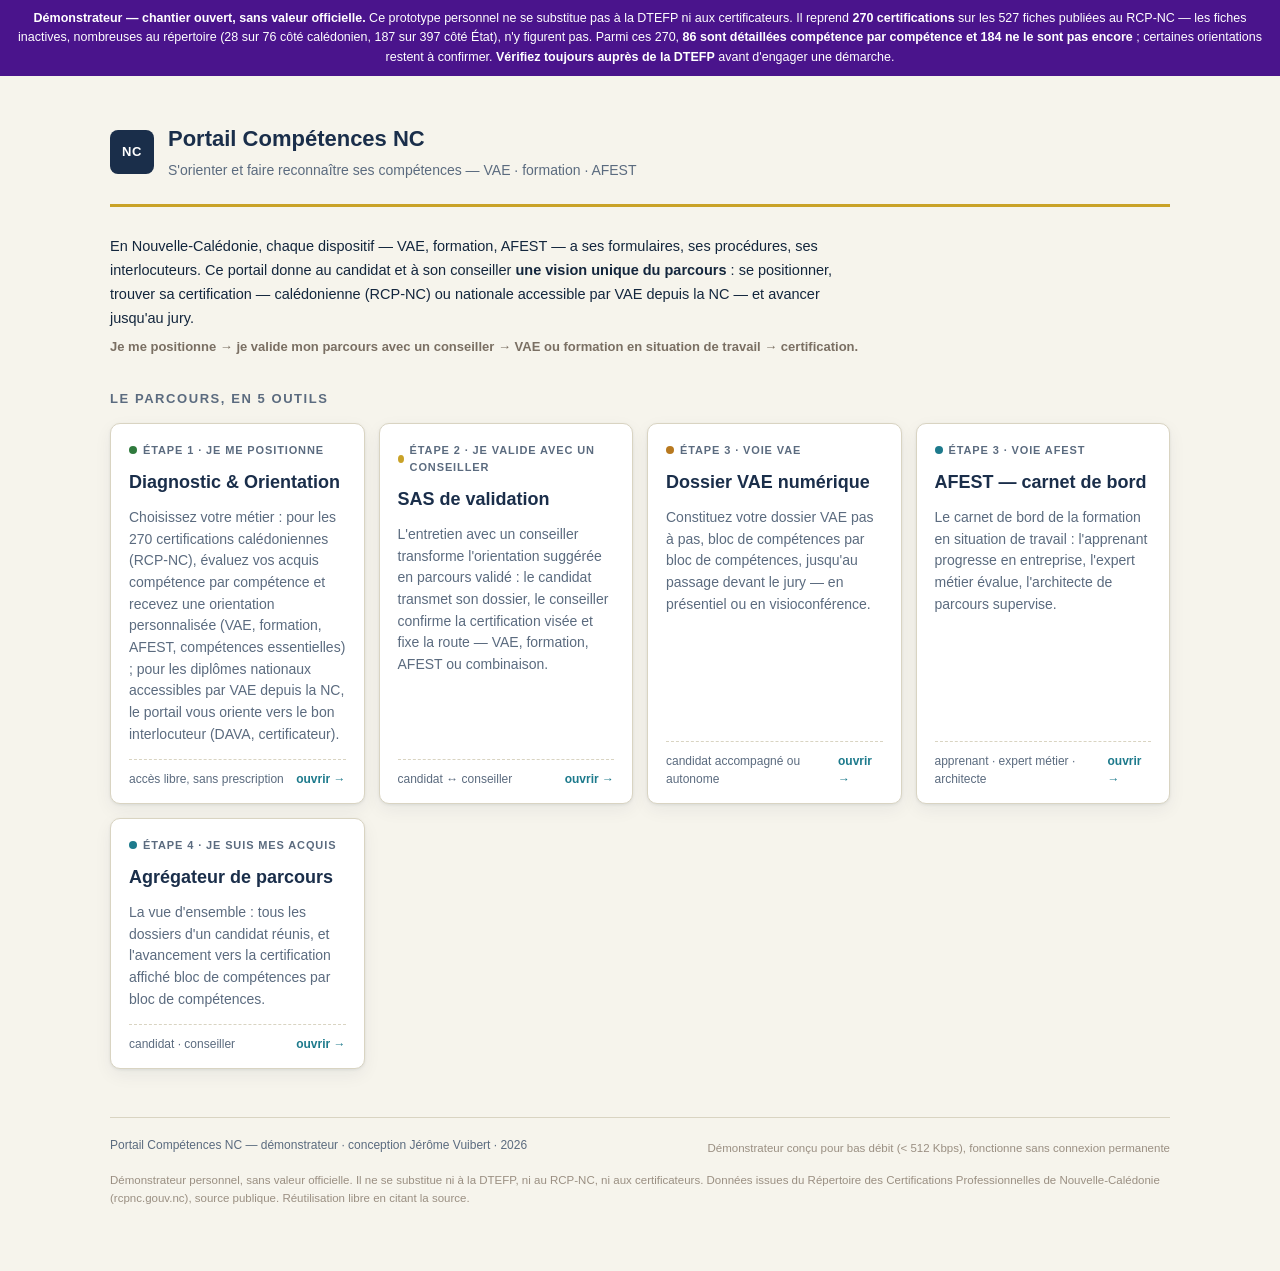
<file: index.html>
<!doctype html>
<html lang="fr">
<head>
<meta charset="utf-8">
<meta name="viewport" content="width=device-width,initial-scale=1">
<title>Portail Compétences NC — s'orienter et faire reconnaître ses compétences</title>
<meta name="description" content="Portail d'orientation et de parcours vers les certifications professionnelles de Nouvelle-Calédonie (RCP-NC) : diagnostic, VAE, formation, AFEST, suivi des acquis.">
<link rel="stylesheet" href="./shared/css/tokens.css">
<link rel="stylesheet" href="./shared/css/components.css">
</head>
<body>
<div style="background:#4a148c;color:#fff;padding:9px 16px;font-size:12.5px;line-height:1.55;text-align:center;">
  <strong>Démonstrateur — chantier ouvert, sans valeur officielle.</strong>
  Ce prototype personnel ne se substitue pas à la DTEFP ni aux certificateurs.
  Il reprend <strong>270 certifications</strong> sur les 527 fiches publiées au RCP-NC — les fiches inactives, nombreuses au répertoire
  (28 sur 76 côté calédonien, 187 sur 397 côté État), n'y figurent pas. Parmi ces 270, <strong>86 sont détaillées compétence par
  compétence et 184 ne le sont pas encore</strong> ; certaines orientations restent à confirmer.
  <strong>Vérifiez toujours auprès de la DTEFP</strong> avant d'engager une démarche.
</div>
<div class="container">

<header class="hub">
  <div class="brand">
    <div class="mark">NC</div>
    <div>
      <h1>Portail Compétences NC</h1>
      <div class="sub">S'orienter et faire reconnaître ses compétences — VAE · formation · AFEST</div>
    </div>
  </div>
</header>

<p style="margin:18px 0 6px; font-size:14.5px; line-height:1.65; max-width:760px;">
En Nouvelle-Calédonie, chaque dispositif — VAE, formation, AFEST — a ses formulaires, ses procédures, ses interlocuteurs.
Ce portail donne au candidat et à son conseiller <strong>une vision unique du parcours</strong> :
se positionner, trouver sa certification — calédonienne (RCP-NC) ou nationale accessible par VAE depuis la NC — et avancer jusqu'au jury.
</p>
<p style="margin:0 0 22px; font-size:13px; color:#7a6f63; font-weight:600;">
Je me positionne&nbsp;→&nbsp;je valide mon parcours avec un conseiller&nbsp;→&nbsp;VAE ou formation en situation de travail&nbsp;→&nbsp;certification.
</p>

<h2 class="section">Le parcours, en 5 outils</h2>
<div class="grid">

  <a class="card m1" href="./modules/M1-diagnostic/index.html">
    <span class="tag"><span class="dot"></span>Étape 1 · je me positionne</span>
    <h3>Diagnostic &amp; Orientation</h3>
    <p>Choisissez votre métier : pour les 270 certifications calédoniennes (RCP-NC), évaluez vos acquis compétence par compétence et recevez une orientation personnalisée (VAE, formation, AFEST, compétences essentielles) ; pour les diplômes nationaux accessibles par VAE depuis la NC, le portail vous oriente vers le bon interlocuteur (DAVA, certificateur).</p>
    <div class="foot"><span>accès libre, sans prescription</span><span class="arrow">ouvrir →</span></div>
  </a>

  <a class="card sas" href="./modules/sas-validation/index.html">
    <span class="tag"><span class="dot"></span>Étape 2 · je valide avec un conseiller</span>
    <h3>SAS de validation</h3>
    <p>L'entretien avec un conseiller transforme l'orientation suggérée en parcours validé : le candidat transmet son dossier, le conseiller confirme la certification visée et fixe la route — VAE, formation, AFEST ou combinaison.</p>
    <div class="foot"><span>candidat ↔ conseiller</span><span class="arrow">ouvrir →</span></div>
  </a>

  <a class="card m2" href="./modules/M2-vae/index.html">
    <span class="tag"><span class="dot"></span>Étape 3 · voie VAE</span>
    <h3>Dossier VAE numérique</h3>
    <p>Constituez votre dossier VAE pas à pas, bloc de compétences par bloc de compétences, jusqu'au passage devant le jury — en présentiel ou en visioconférence.</p>
    <div class="foot"><span>candidat accompagné ou autonome</span><span class="arrow">ouvrir →</span></div>
  </a>

  <a class="card m3" href="./modules/M3-afest/index.html">
    <span class="tag"><span class="dot"></span>Étape 3 · voie AFEST</span>
    <h3>AFEST — carnet de bord</h3>
    <p>Le carnet de bord de la formation en situation de travail : l'apprenant progresse en entreprise, l'expert métier évalue, l'architecte de parcours supervise.</p>
    <div class="foot"><span>apprenant · expert métier · architecte</span><span class="arrow">ouvrir →</span></div>
  </a>

  <a class="card m4" href="./modules/M4-cpus/index.html">
    <span class="tag"><span class="dot"></span>Étape 4 · je suis mes acquis</span>
    <h3>Agrégateur de parcours</h3>
    <p>La vue d'ensemble : tous les dossiers d'un candidat réunis, et l'avancement vers la certification affiché bloc de compétences par bloc de compétences.</p>
    <div class="foot"><span>candidat · conseiller</span><span class="arrow">ouvrir →</span></div>
  </a>

</div>

<footer>
  <div>Portail Compétences NC — démonstrateur · conception Jérôme Vuibert · 2026</div>
  <div style="margin-top:4px; font-size:11.5px; color:#9a8f82;">Démonstrateur conçu pour bas débit (&lt; 512 Kbps), fonctionne sans connexion permanente</div>
  <div style="margin-top:4px; font-size:11.5px; color:#9a8f82;">Démonstrateur personnel, sans valeur officielle. Il ne se substitue ni à la DTEFP, ni au RCP-NC, ni aux certificateurs. Données issues du Répertoire des Certifications Professionnelles de Nouvelle-Calédonie (rcpnc.gouv.nc), source publique. Réutilisation libre en citant la source.</div>
</footer>

</div>
</body>
</html>
</file>
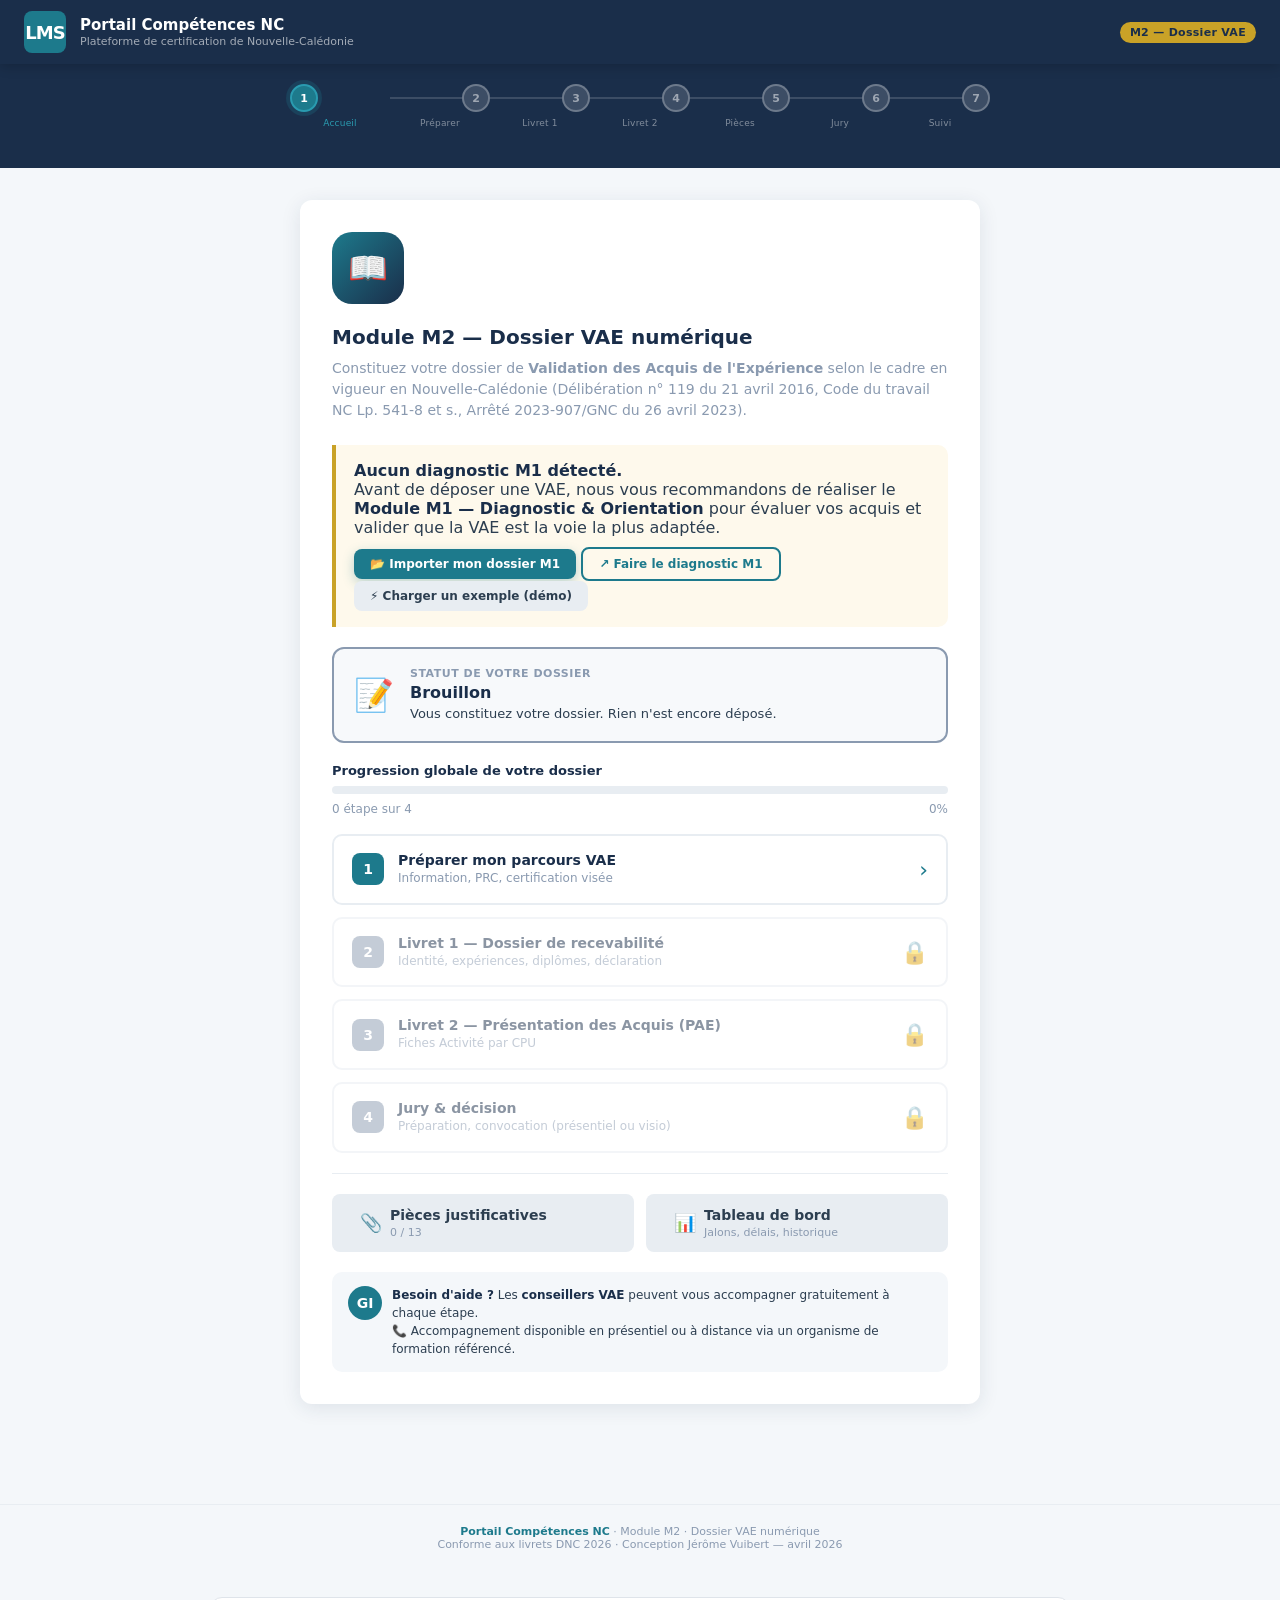
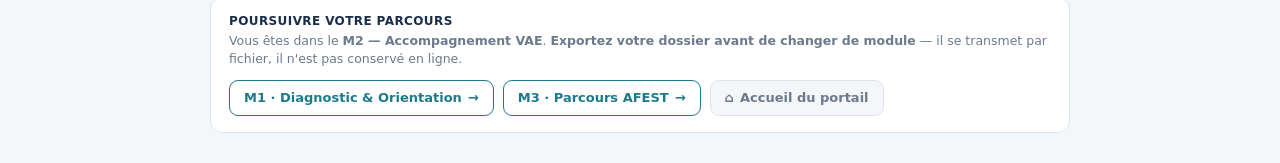
<file: modules/M2-vae/index.html>
<!DOCTYPE html>
<html lang="fr">
<head>
<meta charset="UTF-8">
<meta name="viewport" content="width=device-width, initial-scale=1.0">
<title>Portail Compétences NC — Module M2 · Dossier VAE numérique</title>
<style>
  :root {
    --navy: #1a2e4a;
    --teal: #1d7a8c;
    --teal-light: #2a9bb0;
    --gold: #c9a227;
    --gold-light: #e8c55a;
    --bg: #f4f7fa;
    --white: #ffffff;
    --gray-light: #e8edf2;
    --gray: #8a9ab0;
    --text: #2c3e50;
    --success: #27ae60;
    --warning: #f39c12;
    --danger: #e74c3c;
    --info: #2980b9;
    --radius: 12px;
    --shadow: 0 4px 20px rgba(26,46,74,0.10);
    --shadow-sm: 0 2px 8px rgba(26,46,74,0.07);
  }
  * { box-sizing: border-box; margin: 0; padding: 0; }
  body {
    font-family: 'Segoe UI', system-ui, -apple-system, sans-serif;
    background: var(--bg);
    color: var(--text);
    min-height: 100vh;
  }
  /* HEADER */
  header {
    background: var(--navy);
    color: var(--white);
    padding: 0 24px;
    display: flex; align-items: center; justify-content: space-between;
    height: 64px;
    box-shadow: 0 2px 12px rgba(0,0,0,0.2);
    position: sticky; top: 0; z-index: 100;
  }
  .header-brand { display: flex; align-items: center; gap: 14px; }
  .header-logo {
    width: 42px; height: 42px;
    background: var(--teal); border-radius: 8px;
    display: flex; align-items: center; justify-content: center;
    font-weight: 800; font-size: 18px; color: white; letter-spacing: -1px;
  }
  .header-title { font-size: 15px; font-weight: 600; line-height: 1.3; }
  .header-subtitle { font-size: 11px; color: rgba(255,255,255,0.6); font-weight: 400; }
  .header-badge {
    background: var(--gold); color: var(--navy);
    font-size: 11px; font-weight: 700;
    padding: 4px 10px; border-radius: 20px; letter-spacing: 0.3px;
  }

  /* PROGRESS BAR */
  .progress-bar-wrap { background: var(--navy); padding: 0 24px 16px; }
  .progress-steps {
    display: flex; align-items: center; gap: 0;
    max-width: 700px; margin: 0 auto;
    padding-top: 20px; padding-bottom: 40px;
  }
  .step-item { display: flex; align-items: center; flex: 1; position: relative; }
  .step-dot {
    width: 28px; height: 28px; border-radius: 50%;
    background: rgba(255,255,255,0.15);
    border: 2px solid rgba(255,255,255,0.25);
    display: flex; align-items: center; justify-content: center;
    font-size: 11px; font-weight: 700; color: rgba(255,255,255,0.5);
    flex-shrink: 0; z-index: 1; transition: all 0.3s; cursor: pointer;
  }
  .step-dot.active { background: var(--teal); border-color: var(--teal-light); color: white; box-shadow: 0 0 0 4px rgba(29,122,140,0.25); }
  .step-dot.done { background: var(--success); border-color: var(--success); color: white; }
  .step-line { flex: 1; height: 2px; background: rgba(255,255,255,0.15); transition: background 0.3s; }
  .step-line.done { background: var(--success); }
  .step-label {
    font-size: 9px; color: rgba(255,255,255,0.45);
    position: absolute; top: 34px; left: 50%;
    transform: translateX(-50%); white-space: nowrap;
    font-weight: 500; letter-spacing: 0.2px;
  }
  .step-label.active { color: var(--teal-light); }
  .step-label.done { color: rgba(255,255,255,0.7); }

  /* MAIN */
  .main { max-width: 720px; margin: 0 auto; padding: 32px 20px 80px; }
  .card {
    background: var(--white); border-radius: var(--radius);
    box-shadow: var(--shadow); padding: 32px; margin-bottom: 20px;
    animation: fadeIn 0.3s ease;
  }
  @keyframes fadeIn { from { opacity:0; transform: translateY(8px); } to { opacity:1; transform: none; } }
  .card-title { font-size: 20px; font-weight: 700; color: var(--navy); margin-bottom: 8px; line-height: 1.3; }
  .card-subtitle { font-size: 14px; color: var(--gray); margin-bottom: 24px; line-height: 1.5; }
  .section-divider { height: 1px; background: var(--gray-light); margin: 20px 0; }

  /* INTRO ICON */
  .intro-icon {
    width: 72px; height: 72px;
    background: linear-gradient(135deg, var(--teal), var(--navy));
    border-radius: 20px;
    display: flex; align-items: center; justify-content: center;
    font-size: 32px; margin-bottom: 20px;
  }

  /* STATUS BANNER */
  .status-banner {
    border-radius: 12px; padding: 18px 20px;
    display: flex; align-items: center; gap: 16px;
    margin-bottom: 20px;
    border: 2px solid; background: var(--white);
  }
  .status-banner.brouillon { border-color: var(--gray); background: #f7f9fb; }
  .status-banner.en-cours { border-color: var(--info); background: #eaf3fb; }
  .status-banner.depose { border-color: var(--gold); background: #fef9ec; }
  .status-banner.recevable { border-color: var(--success); background: #eafaf1; }
  .status-banner.non-recevable { border-color: var(--danger); background: #fdedec; }
  .status-banner.certifie { border-color: var(--success); background: #eafaf1; }
  .status-icon { font-size: 32px; flex-shrink: 0; }
  .status-body { flex: 1; }
  .status-label { font-size: 11px; font-weight: 700; text-transform: uppercase; letter-spacing: 0.5px; color: var(--gray); margin-bottom: 3px; }
  .status-title { font-size: 16px; font-weight: 700; color: var(--navy); margin-bottom: 3px; }
  .status-desc { font-size: 13px; color: var(--text); line-height: 1.4; }

  /* M1 RECAP CARD */
  .m1-recap {
    background: linear-gradient(135deg, #e0f5f8, #d0edf5);
    border: 1px solid var(--teal-light);
    border-radius: 12px; padding: 18px 20px;
    margin-bottom: 20px;
  }
  .m1-recap-title { font-size: 12px; font-weight: 700; color: var(--teal); text-transform: uppercase; letter-spacing: 0.5px; margin-bottom: 10px; }
  .m1-recap-row { display: flex; align-items: center; gap: 14px; flex-wrap: wrap; }
  .m1-recap-item { display: flex; flex-direction: column; gap: 2px; }
  .m1-recap-label { font-size: 10px; color: var(--gray); text-transform: uppercase; letter-spacing: 0.3px; }
  .m1-recap-value { font-size: 14px; font-weight: 700; color: var(--navy); }

  /* NO M1 ALERT */
  .no-m1-alert {
    background: #fef9ec; border-left: 4px solid var(--gold);
    padding: 16px 18px; border-radius: 0 10px 10px 0;
    margin-bottom: 20px;
  }
  .no-m1-alert strong { color: var(--navy); }

  /* STAGE CARDS (accueil) */
  .stage-grid { display: grid; grid-template-columns: 1fr; gap: 12px; margin-top: 16px; }
  .stage-card {
    border: 2px solid var(--gray-light); border-radius: 10px;
    padding: 16px 18px; cursor: pointer; transition: all 0.2s;
    display: flex; align-items: center; gap: 14px;
    background: var(--white);
  }
  .stage-card:hover:not(.locked) { border-color: var(--teal); background: #f0f8fa; transform: translateX(3px); }
  .stage-card.locked { opacity: 0.5; cursor: not-allowed; }
  .stage-card.current { border-color: var(--teal); background: #e8f5f8; box-shadow: 0 4px 12px rgba(29,122,140,0.15); }
  .stage-card.done { border-color: var(--success); background: #eafaf1; }
  .stage-num {
    width: 32px; height: 32px; border-radius: 8px;
    background: var(--teal); color: white;
    display: flex; align-items: center; justify-content: center;
    font-weight: 700; font-size: 14px; flex-shrink: 0;
  }
  .stage-card.done .stage-num { background: var(--success); }
  .stage-card.locked .stage-num { background: var(--gray); }
  .stage-body { flex: 1; }
  .stage-title { font-size: 14px; font-weight: 700; color: var(--navy); margin-bottom: 3px; }
  .stage-desc { font-size: 12px; color: var(--gray); line-height: 1.3; }
  .stage-arrow { font-size: 22px; color: var(--teal); flex-shrink: 0; }
  .stage-card.locked .stage-arrow { color: var(--gray); }

  /* FORMS */
  .form-group { margin-bottom: 18px; }
  .form-label { font-size: 13px; font-weight: 600; color: var(--navy); margin-bottom: 6px; display: block; }
  .form-label .req { color: var(--danger); margin-left: 2px; }
  .form-sublabel { font-size: 12px; color: var(--gray); margin-bottom: 8px; display: block; line-height: 1.4; }
  .form-input, .form-textarea, .form-select {
    width: 100%; padding: 11px 14px;
    border: 2px solid var(--gray-light); border-radius: 8px;
    font-size: 14px; color: var(--text); outline: none;
    transition: border-color 0.2s; font-family: inherit;
    background: var(--white);
  }
  .form-input:focus, .form-textarea:focus, .form-select:focus { border-color: var(--teal); }
  .form-textarea { resize: vertical; min-height: 90px; line-height: 1.5; }
  .form-row { display: grid; grid-template-columns: 1fr 1fr; gap: 12px; }
  .form-row-3 { display: grid; grid-template-columns: 1fr 1fr 1fr; gap: 12px; }
  @media (max-width: 600px) { .form-row, .form-row-3 { grid-template-columns: 1fr; } }

  /* RADIO / CHECKBOX */
  .radio-group { display: flex; flex-direction: column; gap: 8px; }
  .radio-option {
    display: flex; align-items: center; gap: 10px;
    padding: 10px 14px; border-radius: 8px;
    border: 2px solid var(--gray-light); cursor: pointer;
    transition: all 0.2s; background: var(--white);
  }
  .radio-option:hover { border-color: var(--teal-light); background: #f0f8fa; }
  .radio-option.selected { border-color: var(--teal); background: #e8f5f8; }
  .radio-dot {
    width: 18px; height: 18px; border-radius: 50%;
    border: 2px solid var(--gray-light); flex-shrink: 0;
    display: flex; align-items: center; justify-content: center;
    transition: all 0.2s;
  }
  .radio-option.selected .radio-dot { border-color: var(--teal); background: var(--teal); }
  .radio-option.selected .radio-dot::after { content: ''; width: 6px; height: 6px; background: white; border-radius: 50%; }
  .radio-text { font-size: 13px; color: var(--text); line-height: 1.4; }
  .radio-text strong { display: block; font-weight: 600; color: var(--navy); margin-bottom: 2px; }

  /* BUTTONS */
  .btn {
    display: inline-flex; align-items: center; justify-content: center; gap: 8px;
    padding: 13px 28px; border-radius: 8px; font-size: 14px; font-weight: 600;
    cursor: pointer; border: none; transition: all 0.2s; text-decoration: none;
    font-family: inherit;
  }
  .btn-primary { background: var(--teal); color: white; box-shadow: 0 4px 12px rgba(29,122,140,0.3); }
  .btn-primary:hover { background: #168198; transform: translateY(-1px); }
  .btn-secondary { background: transparent; color: var(--teal); border: 2px solid var(--teal); }
  .btn-secondary:hover { background: #f0f8fa; }
  .btn-navy { background: var(--navy); color: white; }
  .btn-navy:hover { background: #243d5c; }
  .btn-gray { background: var(--gray-light); color: var(--text); }
  .btn-gray:hover { background: #d8e2ea; }
  .btn-gold { background: var(--gold); color: var(--navy); box-shadow: 0 4px 12px rgba(201,162,39,0.3); }
  .btn-gold:hover { background: #b3901e; }
  .btn-sm { padding: 8px 16px; font-size: 12px; }
  .btn:disabled { opacity: 0.5; cursor: not-allowed; transform: none !important; }
  .btn-row { display: flex; justify-content: space-between; align-items: center; gap: 12px; margin-top: 24px; flex-wrap: wrap; }

  /* INFO BOXES */
  .info-box {
    background: #eaf3fb; border-left: 4px solid var(--info);
    padding: 14px 16px; border-radius: 0 8px 8px 0;
    font-size: 13px; color: var(--text); line-height: 1.5;
    margin-bottom: 20px;
  }
  .info-box strong { color: var(--navy); }
  .warning-box {
    background: #fef9ec; border-left: 4px solid var(--gold);
    padding: 14px 16px; border-radius: 0 8px 8px 0;
    font-size: 13px; line-height: 1.5; margin-bottom: 20px;
  }
  .success-box {
    background: #eafaf1; border-left: 4px solid var(--success);
    padding: 14px 16px; border-radius: 0 8px 8px 0;
    font-size: 13px; line-height: 1.5; margin-bottom: 20px;
  }
  .danger-box {
    background: #fdedec; border-left: 4px solid var(--danger);
    padding: 14px 16px; border-radius: 0 8px 8px 0;
    font-size: 13px; line-height: 1.5; margin-bottom: 20px;
  }

  /* LIVRET 1 — accordions (5 parties) */
  .section-block {
    border: 1px solid var(--gray-light); border-radius: 10px;
    margin-bottom: 12px; overflow: hidden; background: var(--white);
  }
  .section-header {
    padding: 14px 18px; background: var(--bg);
    display: flex; align-items: center; gap: 12px;
    cursor: pointer; transition: background 0.2s;
  }
  .section-header:hover { background: #edf2f7; }
  .section-header.done { background: #eafaf1; }
  .section-num {
    width: 28px; height: 28px; border-radius: 50%;
    background: var(--teal); color: white;
    display: flex; align-items: center; justify-content: center;
    font-weight: 700; font-size: 12px; flex-shrink: 0;
  }
  .section-header.done .section-num { background: var(--success); }
  .section-body-title { flex: 1; }
  .section-title { font-size: 14px; font-weight: 700; color: var(--navy); }
  .section-meta { font-size: 11px; color: var(--gray); margin-top: 2px; }
  .section-chevron { font-size: 20px; color: var(--gray); transition: transform 0.2s; }
  .section-block.open .section-chevron { transform: rotate(90deg); }
  .section-content { padding: 20px; display: none; border-top: 1px solid var(--gray-light); }
  .section-block.open .section-content { display: block; }

  /* EXPERIENCE ITEMS (Livret 1 partie 2) */
  .exp-item {
    background: var(--bg); border: 1px solid var(--gray-light);
    border-radius: 10px; padding: 16px; margin-bottom: 12px;
    position: relative;
  }
  .exp-item-title { font-size: 13px; font-weight: 700; color: var(--navy); margin-bottom: 12px; display: flex; align-items: center; gap: 8px; justify-content: space-between; }
  .exp-remove { background: transparent; border: none; color: var(--danger); font-size: 14px; cursor: pointer; padding: 4px 8px; border-radius: 4px; }
  .exp-remove:hover { background: #fdedec; }
  .exp-add-btn {
    width: 100%; padding: 12px; border: 2px dashed var(--teal-light);
    background: transparent; color: var(--teal); border-radius: 8px;
    font-size: 13px; font-weight: 600; cursor: pointer;
    transition: all 0.2s; display: flex; align-items: center; justify-content: center; gap: 6px;
    font-family: inherit;
  }
  .exp-add-btn:hover { background: #f0f8fa; border-style: solid; }

  /* FICHE ACTIVITÉ (Livret 2) */
  .fiche-nav {
    display: flex; gap: 8px; overflow-x: auto; padding: 4px 0 12px;
    border-bottom: 1px solid var(--gray-light); margin-bottom: 20px;
  }
  .fiche-tab {
    padding: 10px 16px; border-radius: 8px; background: var(--bg);
    border: 1px solid var(--gray-light); cursor: pointer; flex-shrink: 0;
    font-size: 12px; font-weight: 600; color: var(--gray); transition: all 0.2s;
  }
  .fiche-tab:hover { background: #edf2f7; }
  .fiche-tab.active { background: var(--teal); color: white; border-color: var(--teal); }
  .fiche-tab.done { background: var(--success); color: white; border-color: var(--success); }
  .fiche-tab-badge {
    display: inline-block; margin-left: 6px;
    padding: 1px 6px; border-radius: 10px;
    font-size: 10px; background: rgba(255,255,255,0.2);
  }
  .fiche-tab.active .fiche-tab-badge, .fiche-tab.done .fiche-tab-badge { background: rgba(255,255,255,0.3); }

  /* FICHE HEADER */
  .fiche-header {
    background: linear-gradient(135deg, var(--navy), #2a4070);
    color: white; padding: 18px 22px; border-radius: 10px; margin-bottom: 20px;
  }
  .fiche-header-code { font-size: 11px; color: var(--gold-light); font-weight: 700; letter-spacing: 0.5px; text-transform: uppercase; margin-bottom: 6px; }
  .fiche-header-title { font-size: 17px; font-weight: 700; margin-bottom: 6px; line-height: 1.3; }
  .fiche-header-sub { font-size: 12px; opacity: 0.8; line-height: 1.4; }

  /* RUBRIQUE BLOCK */
  .rubrique {
    background: var(--white);
    border: 1px solid var(--gray-light); border-left: 4px solid var(--teal);
    border-radius: 8px; padding: 16px 18px; margin-bottom: 14px;
  }
  .rubrique.done { border-left-color: var(--success); background: #f7fcf9; }
  .rubrique-num { font-size: 11px; font-weight: 700; color: var(--teal); text-transform: uppercase; letter-spacing: 0.5px; margin-bottom: 4px; }
  .rubrique.done .rubrique-num { color: var(--success); }
  .rubrique-title { font-size: 14px; font-weight: 700; color: var(--navy); margin-bottom: 8px; line-height: 1.3; }
  .rubrique-help { font-size: 12px; color: var(--gray); margin-bottom: 10px; line-height: 1.5; font-style: italic; }
  .rubrique-help strong { color: var(--text); font-style: normal; }

  /* PIÈCES / FILES */
  .piece-category {
    margin-bottom: 16px; border: 1px solid var(--gray-light); border-radius: 10px; overflow: hidden;
  }
  .piece-cat-header {
    padding: 12px 16px; background: var(--bg);
    font-size: 13px; font-weight: 700; color: var(--navy);
    display: flex; align-items: center; gap: 10px;
  }
  .piece-cat-counter {
    padding: 2px 8px; border-radius: 10px; font-size: 11px; font-weight: 700;
    background: var(--gray-light); color: var(--gray); margin-left: auto;
  }
  .piece-cat-counter.full { background: var(--success); color: white; }
  .piece-list { padding: 10px 16px; }
  .piece-item {
    display: flex; align-items: center; gap: 12px;
    padding: 10px 12px; border-radius: 8px;
    background: var(--bg); margin-bottom: 6px;
    border: 1px solid transparent; transition: all 0.2s;
  }
  .piece-item.uploaded { border-color: var(--success); background: #eafaf1; }
  .piece-icon { font-size: 20px; flex-shrink: 0; }
  .piece-name { flex: 1; font-size: 13px; line-height: 1.4; }
  .piece-req { color: var(--danger); font-weight: 700; margin-left: 4px; }
  .piece-meta { font-size: 11px; color: var(--gray); }
  .piece-btn {
    font-size: 11px; padding: 5px 12px; border-radius: 6px;
    border: 1px solid var(--teal); background: white; color: var(--teal);
    cursor: pointer; font-family: inherit; font-weight: 600;
  }
  .piece-btn:hover { background: #f0f8fa; }
  .piece-btn.uploaded { background: var(--success); color: white; border-color: var(--success); }

  /* JURY / TIMELINE */
  .timeline { position: relative; padding-left: 24px; margin: 16px 0; }
  .timeline::before {
    content: ''; position: absolute; left: 8px; top: 0; bottom: 0;
    width: 2px; background: var(--gray-light);
  }
  .timeline-item { position: relative; padding-bottom: 18px; }
  .timeline-item:last-child { padding-bottom: 0; }
  .timeline-dot {
    position: absolute; left: -21px; top: 2px;
    width: 14px; height: 14px; border-radius: 50%;
    background: var(--white); border: 3px solid var(--gray-light);
  }
  .timeline-item.done .timeline-dot { background: var(--success); border-color: var(--success); }
  .timeline-item.current .timeline-dot { background: var(--teal); border-color: var(--teal); box-shadow: 0 0 0 3px rgba(29,122,140,0.2); }
  .timeline-date { font-size: 11px; color: var(--gray); font-weight: 600; text-transform: uppercase; letter-spacing: 0.3px; }
  .timeline-title { font-size: 13px; font-weight: 700; color: var(--navy); margin: 2px 0 4px; }
  .timeline-desc { font-size: 12px; color: var(--text); line-height: 1.4; }

  /* DASHBOARD KPIs */
  .kpi-grid { display: grid; grid-template-columns: repeat(3, 1fr); gap: 12px; margin-bottom: 20px; }
  @media (max-width: 600px) { .kpi-grid { grid-template-columns: repeat(2, 1fr); } }
  .kpi-card {
    background: var(--white); border-radius: 10px;
    padding: 14px; text-align: center;
    border: 1px solid var(--gray-light);
  }
  .kpi-value { font-size: 22px; font-weight: 800; color: var(--navy); line-height: 1; }
  .kpi-value.teal { color: var(--teal); }
  .kpi-value.success { color: var(--success); }
  .kpi-value.warning { color: var(--warning); }
  .kpi-label { font-size: 10px; color: var(--gray); margin-top: 6px; text-transform: uppercase; letter-spacing: 0.3px; }

  /* PROGRESS */
  .progress-linear { background: var(--gray-light); height: 8px; border-radius: 4px; margin: 8px 0; overflow: hidden; }
  .progress-linear-bar { height: 100%; background: var(--teal); border-radius: 4px; transition: width 0.4s ease; }
  .progress-linear-bar.success { background: var(--success); }
  .progress-linear-bar.gold { background: var(--gold); }
  .progress-label { font-size: 12px; color: var(--gray); display: flex; justify-content: space-between; }

  /* COUNTDOWN / DELAY BADGE */
  .delay-badge {
    display: inline-flex; align-items: center; gap: 8px;
    padding: 8px 14px; border-radius: 20px;
    background: var(--bg); border: 1px solid var(--gray-light);
    font-size: 12px; font-weight: 600;
  }
  .delay-badge.urgent { background: #fdedec; border-color: var(--danger); color: var(--danger); }
  .delay-badge.warning { background: #fef9ec; border-color: var(--warning); color: var(--warning); }
  .delay-badge.ok { background: #eafaf1; border-color: var(--success); color: var(--success); }

  /* TAG */
  .tag {
    display: inline-block; padding: 3px 9px;
    border-radius: 4px; font-size: 11px; font-weight: 600;
  }
  .tag-teal { background: #e0f5f8; color: var(--teal); }
  .tag-navy { background: var(--gray-light); color: var(--navy); }
  .tag-gold { background: #fef3d0; color: #a07c1a; }
  .tag-success { background: #eafaf1; color: var(--success); }
  .tag-danger { background: #fdedec; color: var(--danger); }

  /* FOOTER */
  .footer-brand {
    text-align: center; padding: 20px;
    font-size: 11px; color: var(--gray);
    border-top: 1px solid var(--gray-light);
  }
  .footer-brand strong { color: var(--teal); }

  /* UTILS */
  .text-center { text-align: center; }
  .mt-16 { margin-top: 16px; }
  .mb-0 { margin-bottom: 0; }
  .hidden { display: none !important; }

  /* CERT SUGGESTED BANNER */
  .selected-cert-banner {
    background: linear-gradient(135deg, #e0f5f8, #d0edf5);
    border: 1px solid var(--teal-light);
    border-radius: 10px; padding: 14px 18px;
    display: flex; align-items: center; gap: 12px;
    margin-bottom: 20px;
  }
  .selected-cert-banner .cert-icon { font-size: 24px; }
  .selected-cert-banner .cert-name { font-size: 14px; font-weight: 700; color: var(--navy); }
  .selected-cert-banner .cert-detail { font-size: 12px; color: var(--teal); }

  /* CHAT / SUPPORT */
  .chat-zone {
    background: var(--bg); border-radius: 10px; padding: 14px 16px;
    margin-top: 16px; display: flex; gap: 10px; align-items: flex-start;
  }
  .chat-avatar {
    width: 34px; height: 34px; border-radius: 50%;
    background: var(--teal); color: white;
    display: flex; align-items: center; justify-content: center;
    font-size: 14px; font-weight: 700; flex-shrink: 0;
  }
  .chat-bubble { flex: 1; font-size: 12px; line-height: 1.5; color: var(--text); }
  .chat-bubble strong { color: var(--navy); }
</style>
</head>
<body>

<!-- HEADER -->
<header>
  <div class="header-brand">
    <div class="header-logo">LMS</div>
    <div>
      <div class="header-title">Portail Compétences NC</div>
      <div class="header-subtitle">Plateforme de certification de Nouvelle-Calédonie</div>
    </div>
  </div>
  <span class="header-badge">M2 — Dossier VAE</span>
</header>

<!-- PROGRESS BAR -->
<div class="progress-bar-wrap">
  <div class="progress-steps" id="progressSteps"></div>
</div>

<!-- MAIN -->
<div class="main" id="mainContent">
  <!-- Rendu dynamique -->
</div>

<!-- FOOTER -->
<div class="footer-brand">
  <strong>Portail Compétences NC</strong> · Module M2 · Dossier VAE numérique<br>
  Conforme aux livrets DNC 2026 · Conception Jérôme Vuibert — avril 2026
</div>

<script src="../../shared/data/enums.js"></script>
<script>
// ============================================================
// ÉTAT GLOBAL
// ============================================================
const STORAGE_KEY = 'rcpnc_user';

function loadUserState() {
  try {
    const raw = localStorage.getItem(STORAGE_KEY);
    return raw ? JSON.parse(raw) : {};
  } catch (e) { return {}; }
}

function saveUserState(data) {
  try { localStorage.setItem(STORAGE_KEY, JSON.stringify(data)); } catch (e) {}
}

// Initialise la structure M2 si manquante
function initDossier() {
  const u = loadUserState();
  if (!u.dossierVAE) {
    u.dossierVAE = {
      statut: 'brouillon',
      etape: 0,
      dateCreation: new Date().toISOString(),
      dateMAJ: new Date().toISOString(),
      livret1: {
        // Partie 1 — Identité
        identite: { nom:'', prenom:'', dateNaissance:'', lieuNaissance:'', adresse:'', codePostal:'', commune:'', telephone:'', email:'', nationalite:'', situationFamiliale:'' },
        // Partie 2 — Expériences (array d'expériences)
        experiences: [],
        // Partie 3 — Diplômes / titres / certificats
        diplomes: [],
        // Partie 4 — Déclaration sur l'honneur
        declarationHonneur1: false,
        // Partie 5 — Pièces (déclaration sur pièces)
        declarationPieces: false,
        dateDepot: null
      },
      livret2: {
        declarationHonneur2: false,
        fiches: {} // clé = id CPU/activité, valeur = { rubrique1, rubrique2, ... rubrique10 }
      },
      pieces: {}, // clé = id pièce, valeur = { fileName, uploadDate, category }
      jury: {
        modalite: null, // 'presentiel' | 'visio'
        date: null,
        lieu: null,
        prepare: false,
        decision: null // 'validation_totale' | 'validation_partielle' | 'non_validation'
      }
    };
    saveUserState(u);
  }
  return u;
}

let state = {
  currentView: 'accueil',
  currentFicheIdx: 0,
  userData: initDossier()
};

// ============================================================
// CERTIFICATIONS DE DÉMO (pour cas où M1 non effectué)
// ============================================================
const DEMO_CERTS = {
  'nc-04': { id:'nc-04', name:'Auxiliaire de vie sociale NC', type:'NC', typeLabel:'Certif NC', level:'3', cpus:[
    { id:'nc-04-cpu1', name:'Accompagner la personne dans les actes essentiels de la vie quotidienne' },
    { id:'nc-04-cpu2', name:'Accompagner la personne dans la vie sociale et relationnelle' },
    { id:'nc-04-cpu3', name:'Participer à la prévention, à la sécurité et au confort' },
    { id:'nc-04-cpu4', name:'Inscrire son action dans un projet d\'accompagnement' }
  ]},
  'tp-09': { id:'tp-09', name:'Assistant(e) de vie aux familles (TP)', type:'TP', typeLabel:'Titre Pro', level:'3', cpus:[
    { id:'tp-09-ccp1', name:'CCP1 — Entretenir le logement et le linge d\'un particulier' },
    { id:'tp-09-ccp2', name:'CCP2 — Accompagner la personne dans les actes essentiels du quotidien' },
    { id:'tp-09-ccp3', name:'CCP3 — Relayer les parents dans la prise en charge des enfants à leur domicile' }
  ]},
  'tp-14': { id:'tp-14', name:'Secrétaire assistant(e) (TP)', type:'TP', typeLabel:'Titre Pro', level:'4', cpus:[
    { id:'tp-14-ccp1', name:'CCP1 — Assister une équipe dans la communication des informations' },
    { id:'tp-14-ccp2', name:'CCP2 — Traiter les opérations administratives liées à la gestion commerciale' },
    { id:'tp-14-ccp3', name:'CCP3 — Assurer l\'administration des ressources humaines' }
  ]}
};

// ============================================================
// PIÈCES JUSTIFICATIVES (structure officielle Livret 1 DNC 2026)
// ============================================================
const PIECES_CATEGORIES = [
  {
    id: 'identite',
    label: '1. Identité',
    pieces: [
      { id:'piece_cni', name:'Copie pièce d\'identité (CNI, passeport, titre de séjour)', required:true },
      { id:'piece_photo', name:'Photo d\'identité récente', required:false }
    ]
  },
  {
    id: 'diplomes',
    label: '2. Diplômes, titres, certifications',
    pieces: [
      { id:'piece_diplomes', name:'Copie des diplômes, titres, certifications déjà obtenus', required:false }
    ]
  },
  {
    id: 'salarie',
    label: '3. Si expérience salariée',
    pieces: [
      { id:'piece_contrat_trav', name:'Copie contrats de travail', required:false, scope:'salarie' },
      { id:'piece_bulletins', name:'Bulletins de salaire (ou attestation employeur)', required:false, scope:'salarie' },
      { id:'piece_attest_emploi', name:'Attestation d\'emploi (modèle DTEFP)', required:false, scope:'salarie' },
      { id:'piece_fiche_poste', name:'Fiche de poste ou fiche de fonction', required:false, scope:'salarie' }
    ]
  },
  {
    id: 'non_salarie',
    label: '4. Si activité non-salariée',
    pieces: [
      { id:'piece_kbis', name:'Extrait RIDET/RCS ou équivalent (< 3 mois)', required:false, scope:'non_salarie' },
      { id:'piece_avis_impots', name:'Avis d\'imposition BIC/BNC (3 dernières années)', required:false, scope:'non_salarie' },
      { id:'piece_activite', name:'Justificatif activité (factures clients, attestation comptable)', required:false, scope:'non_salarie' }
    ]
  },
  {
    id: 'benevole',
    label: '5. Si expérience bénévole, syndicale, service civique',
    pieces: [
      { id:'piece_attest_benevole', name:'Attestation de bénévolat (2 signatures, modèle DTEFP)', required:false, scope:'benevole' },
      { id:'piece_attest_service_civique', name:'Attestation de service civique', required:false, scope:'service_civique' },
      { id:'piece_statuts', name:'Statuts de l\'association (si bénévolat)', required:false, scope:'benevole' }
    ]
  }
];

// ============================================================
// RUBRIQUES OFFICIELLES LIVRET 2 — 10 rubriques par fiche activité
// ============================================================
const RUBRIQUES = [
  { id:1, title:'Description de l\'activité', help:'Décrivez précisément <strong>les résultats attendus et obtenus</strong> et <strong>le processus de réalisation</strong> de l\'activité. Évitez les généralités — donnez des exemples concrets.' },
  { id:2, title:'Lieu(x) de pratique', help:'Où exercez-vous cette activité ? <strong>Entreprise, service, département</strong>, configuration de l\'espace de travail.' },
  { id:3, title:'Interlocuteurs internes', help:'Avec qui interagissez-vous au sein de la structure ? <strong>Collègues, supérieurs, autres services</strong>. Précisez les rôles.' },
  { id:4, title:'Interlocuteurs externes', help:'Avec qui interagissez-vous à l\'extérieur ? <strong>Clients, fournisseurs, partenaires, usagers, familles</strong>.' },
  { id:5, title:'Traitement des informations', help:'Quelles informations recueillez-vous, traitez-vous, transmettez-vous ? <strong>Sources, circuits, confidentialité</strong>.' },
  { id:6, title:'Équipements, outils, logiciels', help:'Quels outils utilisez-vous ? <strong>Matériels, logiciels, applications métier</strong>. Indiquez votre niveau de maîtrise.' },
  { id:7, title:'Conditions et obligations particulières', help:'Contraintes spécifiques : <strong>sécurité, hygiène, normes, habilitations, urgence, confidentialité</strong>.' },
  { id:8, title:'Procédures mises en œuvre', help:'Quelles méthodes, protocoles ou procédures appliquez-vous ? <strong>Référez-vous à des procédures écrites si elles existent</strong>.' },
  { id:9, title:'Savoir-faire, qualités, habiletés', help:'Quelles compétences techniques et qualités personnelles mobilisez-vous ? <strong>Donnez des exemples pour illustrer</strong>.' },
  { id:10, title:'Autres informations utiles + annexes', help:'Tout élément complémentaire aidant le jury à comprendre l\'activité. <strong>Annexes : productions, comptes-rendus, documents anonymisés</strong>.' }
];

// ============================================================
// STATUTS DU DOSSIER
// ============================================================
const STATUTS = {
  brouillon: { label:'Brouillon', icon:'📝', desc:'Vous constituez votre dossier. Rien n\'est encore déposé.', class:'brouillon' },
  livret1_en_cours: { label:'Livret 1 en cours', icon:'✏️', desc:'Vous remplissez le dossier de recevabilité.', class:'en-cours' },
  livret1_depose: { label:'Livret 1 déposé', icon:'📤', desc:'Dossier en attente de décision (délai : 2 mois).', class:'depose' },
  recevable: { label:'Recevable', icon:'✅', desc:'Vous pouvez constituer le Livret 2. Délai : 3 ans.', class:'recevable' },
  non_recevable: { label:'Non recevable', icon:'⚠️', desc:'Voir motifs dans la décision.', class:'non-recevable' },
  livret2_en_cours: { label:'Livret 2 en cours', icon:'📖', desc:'Vous décrivez vos activités pour les CPUs/CCPs.', class:'en-cours' },
  livret2_depose: { label:'Livret 2 déposé', icon:'📤', desc:'En attente du jury.', class:'depose' },
  jury_programme: { label:'Jury programmé', icon:'🗓️', desc:'Convocation transmise.', class:'en-cours' },
  certifie: { label:'Certifié', icon:'🎓', desc:'Validation totale. Attestation disponible.', class:'certifie' },
  valide_partiel: { label:'Validation partielle', icon:'🏅', desc:'Certains CPUs validés. Accompagnement post-jury.', class:'depose' },
  non_valide: { label:'Non validé', icon:'❌', desc:'Décision motivée. Droit à recours.', class:'non-recevable' }
};

// ============================================================
// NAVIGATION ENTRE ÉTAPES (progress bar)
// ============================================================
const STEPS = [
  { id:'accueil', label:'Accueil' },
  { id:'preparer', label:'Préparer' },
  { id:'livret1', label:'Livret 1' },
  { id:'livret2', label:'Livret 2' },
  { id:'pieces', label:'Pièces' },
  { id:'jury', label:'Jury' },
  { id:'dashboard', label:'Suivi' }
];

function renderProgress() {
  const container = document.getElementById('progressSteps');
  const currentIdx = STEPS.findIndex(s => s.id === state.currentView);
  let html = '';
  STEPS.forEach((step, idx) => {
    const done = idx < currentIdx;
    const active = idx === currentIdx;
    if (idx > 0) html += `<div class="step-item"><div class="step-line ${done ? 'done':''}"></div>`;
    else html += `<div class="step-item">`;
    const dotClass = active ? 'active' : (done ? 'done' : '');
    const labelClass = active ? 'active' : (done ? 'done' : '');
    html += `<div class="step-dot ${dotClass}" onclick="goTo('${step.id}')">${done?'✓':(idx+1)}</div>`;
    html += `<span class="step-label ${labelClass}">${step.label}</span>`;
    html += `</div>`;
  });
  container.innerHTML = html;
}

function goTo(viewId) {
  state.currentView = viewId;
  window.scrollTo(0, 0);
  render();
}

// ============================================================
// RENDU PRINCIPAL
// ============================================================
function render() {
  renderProgress();
  const m = document.getElementById('mainContent');
  switch (state.currentView) {
    case 'accueil': m.innerHTML = renderAccueil(); break;
    case 'preparer': m.innerHTML = renderPreparer(); break;
    case 'livret1': m.innerHTML = renderLivret1(); break;
    case 'livret2': m.innerHTML = renderLivret2(); break;
    case 'pieces': m.innerHTML = renderPieces(); break;
    case 'jury': m.innerHTML = renderJury(); break;
    case 'dashboard': m.innerHTML = renderDashboard(); break;
    default: m.innerHTML = renderAccueil();
  }
}

// ============================================================
// HELPERS UI
// ============================================================
function getCurrentCert() {
  // 1. priorité : cert choisi dans l'écran Préparer
  if (state.userData.dossierVAE && state.userData.dossierVAE.certificationId) {
    const id = state.userData.dossierVAE.certificationId;
    return DEMO_CERTS[id] || null;
  }
  // 2. sinon : cert issu du diagnostic M1
  if (state.userData.diagnostic && state.userData.diagnostic.cert) {
    const d = state.userData.diagnostic.cert;
    // cherche dans demo si id connu, sinon reconstruit
    if (DEMO_CERTS[d.id]) return DEMO_CERTS[d.id];
    return { id:d.id, name:d.name, type:d.type, typeLabel:d.type==='TP'?'Titre Pro':(d.type==='NC'?'Certif NC':d.type), level:d.level, cpus:[] };
  }
  return null;
}

function formatDate(iso) {
  if (!iso) return '—';
  const d = new Date(iso);
  return d.toLocaleDateString('fr-FR', { day:'2-digit', month:'long', year:'numeric' });
}

function getStatutCurrent() {
  const s = state.userData.dossierVAE.statut;
  return STATUTS[s] || STATUTS.brouillon;
}

// ============================================================
// VUE : ACCUEIL
// ============================================================
function escapeHtml(s){
  if (s == null) return '';
  return String(s).replace(/[&<>"']/g, function(ch){
    return {'&':'&amp;','<':'&lt;','>':'&gt;','"':'&quot;',"'":'&#39;'}[ch];
  });
}

function renderValidationBanner(v) {
  if (!v) return '';
  const c = v.conseiller || {};
  const e = v.entretien || {};
  const cv = v.certification_visee || {};
  const cpu = v.cpu_confirmes || {};
  const typeLabel = c.type === 'PRC' ? 'PRC (agréé DTEFP)' : (c.type === 'OF' ? 'Organisme de formation' : c.type);
  const cpuTxt = cpu.total ? 'Certification totale' : ((cpu.cpus || []).length + ' CPU partiels');
  const dateFmt = e.date ? formatDate(e.date) : '—';
  const modaliteLabel = { visio:'Visioconférence', telephone:'Téléphone', presentiel:'Présentiel' }[e.modalite] || e.modalite || '—';
  const routingLabel = RCPNC_ENUMS.ROUTING_LABELS[v.routing] || v.routing || '—';
  const amendeeWarn = cv.amendee ? '<div style="margin-top:6px; padding:8px; background:#fff3cd; border-left:3px solid #d4a017; color:#5a4500; font-size:12px"><strong>Certification amendée</strong> par votre conseiller — Raison : ' + escapeHtml(cv.raison_amendement || '(non précisée)') + '</div>' : '';
  const vaeDirecteInfo = v.routing === 'VAE_directe' ? '<div style="margin-top:8px; padding:8px; background:rgba(255,255,255,0.14); border-left:3px solid #fff; font-size:12px">Votre conseiller a confirmé une <strong>VAE directe</strong> — aucun accompagnateur n\'est requis (charte DTEFP 2026).</div>' : '';
  const niv = (v.livret_1_prerempli && v.livret_1_prerempli.niveaux) ? v.livret_1_prerempli.niveaux : null;
  let nivBlock = '';
  if (niv) {
    const nl = { complet:'Complet', partiel:'Partiel', non_prerempli:'À remplir' };
    nivBlock = '<details style="margin-top:10px"><summary style="cursor:pointer; font-size:12px; font-weight:600">Voir l\'état attendu de votre Livret 1</summary>'
      + '<div style="margin-top:6px; padding:8px; background:rgba(255,255,255,0.12); border-radius:6px; font-size:11px; line-height:1.7">'
      + '<div>Partie 1 — Identité : ' + (nl[niv.partie_1_identite] || niv.partie_1_identite || '—') + '</div>'
      + '<div>Partie 2 — Expérience : ' + (nl[niv.partie_2_experience] || niv.partie_2_experience || '—') + '</div>'
      + '<div>Partie 3 — Diplômes : ' + (nl[niv.partie_3_diplomes] || niv.partie_3_diplomes || '—') + '</div>'
      + '<div>Partie 4 — Déclaration : ' + (nl[niv.partie_4_declaration] || niv.partie_4_declaration || '—') + '</div>'
      + '</div></details>';
  }
  let crBlock = '';
  if (e.compte_rendu) {
    crBlock = '<details style="margin-top:8px"><summary style="cursor:pointer; font-size:12px; font-weight:600">Compte-rendu de l\'entretien</summary>'
      + '<div style="margin-top:6px; padding:8px; background:rgba(255,255,255,0.12); border-radius:6px; font-size:12px; line-height:1.6; white-space:pre-wrap">'
      + escapeHtml(e.compte_rendu) + '</div></details>';
  }
  return '<div class="validation-banner" style="background:linear-gradient(135deg,#1d7a8c 0%,#1a2e4a 100%); color:#fff; padding:16px; border-radius:12px; margin-bottom:16px; box-shadow:0 4px 12px rgba(0,0,0,0.12)">'
    + '<div style="display:flex; align-items:flex-start; gap:10px; margin-bottom:10px">'
    + '<div style="font-size:24px; line-height:1">&#10003;</div>'
    + '<div><div style="font-size:11px; opacity:0.85; text-transform:uppercase; letter-spacing:0.5px">Dossier validé par votre conseiller</div>'
    + '<div style="font-size:16px; font-weight:600">' + escapeHtml((c.prenom||'') + ' ' + (c.nom||'')) + ' — ' + escapeHtml(typeLabel || '—') + '</div>'
    + '<div style="font-size:12px; opacity:0.9">' + escapeHtml(c.structure || '') + '</div></div></div>'
    + '<div style="display:grid; grid-template-columns:1fr 1fr; gap:10px; font-size:12px; margin-top:8px">'
    + '<div><strong>Entretien :</strong> ' + dateFmt + '<br>' + escapeHtml(modaliteLabel) + '</div>'
    + '<div><strong>Routing :</strong> ' + escapeHtml(routingLabel) + '<br><strong>CPU :</strong> ' + escapeHtml(cpuTxt) + '</div></div>'
    + '<div style="margin-top:10px; padding-top:10px; border-top:1px solid rgba(255,255,255,0.2)">'
    + '<div style="font-size:11px; opacity:0.85">Certification visée</div>'
    + '<div style="font-size:14px; font-weight:600">' + escapeHtml(cv.name || '—') + '</div>'
    + amendeeWarn + '</div>' + vaeDirecteInfo + crBlock + nivBlock + '</div>';
}

function renderAccueil() {
  const u = state.userData;
  const diag = u.diagnostic;
  const cert = getCurrentCert();
  const statut = getStatutCurrent();
  const dossier = u.dossierVAE;

  // Bloc M1 recap (si diagnostic présent) ou alerte M1 absent
  let m1Block = '';
  if (diag && diag.cert) {
    const orientLabel = {
      vae: 'VAE directe',
      complement: 'Complément court + VAE',
      hybride: 'Parcours hybride (AFEST + formation + VAE)',
      spot: 'Orientation CCE préalable'
    }[diag.orientation] || diag.orientation || '—';
    m1Block = `
      <div class="m1-recap">
        <div class="m1-recap-title">📊 Résultats de votre diagnostic (Module M1)</div>
        <div class="m1-recap-row">
          <div class="m1-recap-item">
            <span class="m1-recap-label">Certification visée</span>
            <span class="m1-recap-value">${diag.cert.name}</span>
          </div>
          <div class="m1-recap-item">
            <span class="m1-recap-label">Score global</span>
            <span class="m1-recap-value">${diag.scoreGlobal != null ? diag.scoreGlobal + '%' : '—'}</span>
          </div>
          <div class="m1-recap-item">
            <span class="m1-recap-label">Orientation suggérée</span>
            <span class="m1-recap-value">${orientLabel}</span>
          </div>
          <div class="m1-recap-item">
            <span class="m1-recap-label">Expérience</span>
            <span class="m1-recap-value">${diag.experience || '—'} an${(diag.experience||0)>1?'s':''}</span>
          </div>
        </div>
        <div style="margin-top:14px; text-align:center">
          <button class="btn btn-primary btn-sm" onclick="downloadDossierM2()">&#128190; Télécharger mon dossier (transmission M4 / archivage)</button>
        </div>
      </div>`;
  } else {
    m1Block = `
      <div class="no-m1-alert">
        <strong>Aucun diagnostic M1 détecté.</strong><br>
        Avant de déposer une VAE, nous vous recommandons de réaliser le <strong>Module M1 — Diagnostic & Orientation</strong>
        pour évaluer vos acquis et valider que la VAE est la voie la plus adaptée.
        <div style="margin-top:10px">
          <button class="btn btn-primary btn-sm" onclick="triggerImportM1()">📂 Importer mon dossier M1</button>
          <a href="../M1-diagnostic/index.html" class="btn btn-secondary btn-sm">↗ Faire le diagnostic M1</a>
          <button class="btn btn-gray btn-sm" onclick="loadDemoDiagnostic()">⚡ Charger un exemple (démo)</button>
        </div>
        <input type="file" id="m1-import-input" accept="application/json,.json" style="display:none" onchange="importDossierM1(event)">
      </div>`;
  }

  // Statut dossier
  const statutBlock = `
    <div class="status-banner ${statut.class}">
      <div class="status-icon">${statut.icon}</div>
      <div class="status-body">
        <div class="status-label">Statut de votre dossier</div>
        <div class="status-title">${statut.label}</div>
        <div class="status-desc">${statut.desc}</div>
      </div>
    </div>`;

  // Progression globale
  const etapesDone = getEtapesDone();
  const totalEtapes = 4;
  const progressPct = Math.round((etapesDone/totalEtapes) * 100);

  // Stage cards (navigation rapide)
  const stageDefs = [
    { id:'preparer', num:1, title:'Préparer mon parcours VAE', desc:'Information, PRC, certification visée' },
    { id:'livret1', num:2, title:'Livret 1 — Dossier de recevabilité', desc:'Identité, expériences, diplômes, déclaration' },
    { id:'livret2', num:3, title:'Livret 2 — Présentation des Acquis (PAE)', desc:`Fiches Activité par CPU${cert && cert.cpus.length ? ' ('+cert.cpus.length+' CPU)':''}` },
    { id:'jury', num:4, title:'Jury & décision', desc:'Préparation, convocation (présentiel ou visio)' }
  ];

  let stagesHtml = '';
  stageDefs.forEach((s, idx) => {
    const current = (dossier.etape === idx+1);
    const done = (dossier.etape > idx+1) || isEtapeComplete(s.id);
    const locked = idx > 0 && !isEtapeComplete(stageDefs[idx-1].id) && !done && !current;
    const cls = done ? 'done' : (current ? 'current' : (locked ? 'locked' : ''));
    const click = locked ? '' : `onclick="goTo('${s.id}')"`;
    stagesHtml += `
      <div class="stage-card ${cls}" ${click}>
        <div class="stage-num">${done ? '✓' : s.num}</div>
        <div class="stage-body">
          <div class="stage-title">${s.title}</div>
          <div class="stage-desc">${s.desc}</div>
        </div>
        <div class="stage-arrow">${locked ? '🔒' : '›'}</div>
      </div>`;
  });

  // Accès supports transverses
  const transverse = `
    <div class="section-divider"></div>
    <div style="display:grid; grid-template-columns:1fr 1fr; gap:12px">
      <button class="btn btn-gray" onclick="goTo('pieces')" style="justify-content:flex-start">
        <span style="font-size:18px">📎</span>
        <span style="text-align:left"><strong style="display:block">Pièces justificatives</strong><span style="font-size:11px; font-weight:400; color:var(--gray)">${countPiecesUploaded()} / ${countPiecesTotal()}</span></span>
      </button>
      <button class="btn btn-gray" onclick="goTo('dashboard')" style="justify-content:flex-start">
        <span style="font-size:18px">📊</span>
        <span style="text-align:left"><strong style="display:block">Tableau de bord</strong><span style="font-size:11px; font-weight:400; color:var(--gray)">Jalons, délais, historique</span></span>
      </button>
    </div>`;

  return `
    <div class="card">
      <div class="intro-icon">📖</div>
      <div class="card-title">Module M2 — Dossier VAE numérique</div>
      <div class="card-subtitle">
        Constituez votre dossier de <strong>Validation des Acquis de l'Expérience</strong> selon le cadre en vigueur en Nouvelle-Calédonie
        (Délibération n° 119 du 21 avril 2016, Code du travail NC Lp. 541-8 et s., Arrêté 2023-907/GNC du 26 avril 2023).
      </div>

      ${m1Block}
      ${u.validation ? renderValidationBanner(u.validation) : ''}
      ${statutBlock}

      <div class="form-group">
        <div class="form-label">Progression globale de votre dossier</div>
        <div class="progress-linear"><div class="progress-linear-bar" style="width:${progressPct}%"></div></div>
        <div class="progress-label"><span>${etapesDone} étape${etapesDone>1?'s':''} sur ${totalEtapes}</span><span>${progressPct}%</span></div>
      </div>

      <div class="stage-grid">${stagesHtml}</div>
      ${transverse}

      <div class="chat-zone" style="margin-top:20px">
        <div class="chat-avatar">GI</div>
        <div class="chat-bubble">
          <strong>Besoin d'aide ?</strong> Les <strong>conseillers VAE</strong> peuvent vous accompagner gratuitement à chaque étape.
          <br>📞 Accompagnement disponible en présentiel ou à distance via un organisme de formation référencé.
        </div>
      </div>
    </div>`;
}

// Démo : charge un diagnostic M1 fictif pour tester le flux M2 sans M1
function loadDemoDiagnostic() {
  const u = loadUserState();
  u.diagnostic = {
    cert: { id:'nc-04', name:'Auxiliaire de vie sociale NC', type:'NC', level:'3' },
    orientation: 'vae',
    scoreGlobal: 84,
    experience: 5,
    profile: 'salarie',
    date: new Date().toISOString()
  };
  saveUserState(u);
  state.userData = initDossier();
  render();
}

// Helpers "étapes complètes"
function isEtapeComplete(etapeId) {
  const d = state.userData.dossierVAE;
  switch (etapeId) {
    case 'preparer': return !!d.certificationId || (state.userData.diagnostic && state.userData.diagnostic.cert);
    case 'livret1': return ['livret1_depose','recevable','livret2_en_cours','livret2_depose','jury_programme','certifie','valide_partiel','non_valide'].includes(d.statut);
    case 'livret2': return ['livret2_depose','jury_programme','certifie','valide_partiel','non_valide'].includes(d.statut);
    case 'jury': return ['certifie','valide_partiel','non_valide'].includes(d.statut);
    default: return false;
  }
}
function getEtapesDone() {
  return ['preparer','livret1','livret2','jury'].filter(isEtapeComplete).length;
}
function countPiecesTotal() {
  return PIECES_CATEGORIES.reduce((a,c)=>a+c.pieces.length,0);
}
function countPiecesUploaded() {
  return Object.keys(state.userData.dossierVAE.pieces || {}).length;
}

// ============================================================
// VUE : PRÉPARER (Étape 1)
// ============================================================
function renderPreparer() {
  const u = state.userData;
  const diag = u.diagnostic;
  const dossier = u.dossierVAE;

  // pré-selection à partir du diagnostic
  const preselectedId = dossier.certificationId || (diag && diag.cert ? diag.cert.id : null);

  let certOptions = Object.values(DEMO_CERTS).map(c => {
    const sel = (c.id === preselectedId) ? 'selected' : '';
    return `<option value="${c.id}" ${sel}>${c.name} — ${c.typeLabel} niv. ${c.level}</option>`;
  }).join('');

  return `
    <div class="card">
      <div class="card-title">📋 Étape 1 — Préparer mon parcours VAE</div>
      <div class="card-subtitle">Information, point relais conseil, choix de la certification visée.</div>

      <div class="info-box">
        <strong>Qu'est-ce que la VAE en Nouvelle-Calédonie ?</strong><br>
        La Validation des Acquis de l'Expérience permet d'obtenir <strong>tout ou partie d'une certification</strong>
        (titre professionnel, certification NC, CQP) en faisant reconnaître les compétences acquises par l'expérience
        professionnelle, bénévole, syndicale ou de service civique.
      </div>

      <div class="form-group">
        <span class="form-label">⏱ Conditions d'éligibilité</span>
        <ul style="list-style:none; padding:0; margin-top:6px">
          <li style="padding:6px 0; border-bottom:1px solid var(--gray-light); font-size:13px">
            ✓ <strong>Expérience minimum : 1 an</strong> (cumulé, en rapport direct avec la certification)
          </li>
          <li style="padding:6px 0; border-bottom:1px solid var(--gray-light); font-size:13px">
            ✓ Expériences <strong>salariée, non-salariée, bénévole, syndicale, service civique</strong> acceptées
          </li>
          <li style="padding:6px 0; font-size:13px">
            ✓ Une seule certification par année civile (dispositif VAE DTEFP)
          </li>
        </ul>
      </div>

      <div class="warning-box">
        <strong>⚠ Certifications Éducation Nationale (CAP, Bac Pro, BTS…)</strong><br>
        Si vous visez un diplôme de l'Éducation Nationale, votre VAE relève du <strong>DAVA</strong> (Délégation Académique à la Validation des Acquis), pas du dispositif DTEFP de ce portail.
        <a href="https://vae.nc" target="_blank" style="color:var(--navy); font-weight:600">↗ Plus d'infos sur vae.nc</a>
      </div>

      <div class="section-divider"></div>

      <div class="form-group">
        <label class="form-label">🎯 Certification visée <span class="req">*</span></label>
        <div class="form-sublabel">Choisissez la certification pour laquelle vous préparez votre VAE. Le Livret 2 sera structuré selon les CPUs/CCPs de cette certification.</div>
        <select class="form-select" id="prepCertSelect" onchange="savePrepCert()">
          <option value="">— Sélectionner —</option>
          ${certOptions}
        </select>
      </div>

      <div class="form-group">
        <label class="form-label">🏢 Point Relais Conseil (PRC) VAE</label>
        <div class="form-sublabel">Un entretien gratuit avec un conseiller VAE est fortement recommandé avant de déposer votre dossier.</div>
        <div class="radio-group">
          <label class="radio-option ${dossier.prc === 'fait' ? 'selected':''}" onclick="setPRC('fait')">
            <div class="radio-dot"></div>
            <div class="radio-text"><strong>J'ai déjà rencontré un conseiller VAE</strong>Poursuivre avec le Livret 1</div>
          </label>
          <label class="radio-option ${dossier.prc === 'a_faire' ? 'selected':''}" onclick="setPRC('a_faire')">
            <div class="radio-dot"></div>
            <div class="radio-text"><strong>Je souhaite prendre RDV avec un conseiller VAE</strong>Organisme de formation référencé</div>
          </label>
          <label class="radio-option ${dossier.prc === 'passer' ? 'selected':''}" onclick="setPRC('passer')">
            <div class="radio-dot"></div>
            <div class="radio-text"><strong>Je souhaite poursuivre sans entretien</strong>Vous pourrez toujours contacter un conseiller en cours de parcours</div>
          </label>
        </div>
      </div>

      <div class="btn-row">
        <button class="btn btn-gray" onclick="goTo('accueil')">← Retour</button>
        <button class="btn btn-primary" onclick="completePrepare()">Continuer vers le Livret 1 →</button>
      </div>
    </div>`;
}

function savePrepCert() {
  const val = document.getElementById('prepCertSelect').value;
  const u = loadUserState();
  u.dossierVAE.certificationId = val || null;
  u.dossierVAE.dateMAJ = new Date().toISOString();
  saveUserState(u);
  state.userData = u;
}

function setPRC(val) {
  const u = loadUserState();
  u.dossierVAE.prc = val;
  u.dossierVAE.dateMAJ = new Date().toISOString();
  saveUserState(u);
  state.userData = u;
  render();
}

function completePrepare() {
  const u = loadUserState();
  if (!u.dossierVAE.certificationId && !(u.diagnostic && u.diagnostic.cert)) {
    alert('Merci de sélectionner la certification visée avant de continuer.');
    return;
  }
  if (u.dossierVAE.etape < 2) u.dossierVAE.etape = 2;
  if (u.dossierVAE.statut === 'brouillon') u.dossierVAE.statut = 'livret1_en_cours';
  u.dossierVAE.dateMAJ = new Date().toISOString();
  saveUserState(u);
  state.userData = u;
  goTo('livret1');
}


// ============================================================
// VUE : LIVRET 1 — RECEVABILITÉ
// ============================================================
let livret1OpenSection = 1; // section ouverte par défaut

function toggleL1Section(n) {
  livret1OpenSection = (livret1OpenSection === n) ? 0 : n;
  render();
}

function renderLivret1() {
  const u = state.userData;
  const l1 = u.dossierVAE.livret1;
  const cert = getCurrentCert();

  const sections = [
    { num:1, title:'Identité', meta:'Nom, prénom, coordonnées, situation', done: isL1Section1Done(l1) },
    { num:2, title:'Expériences', meta:`${(l1.experiences||[]).length} expérience(s) déclarée(s)`, done: isL1Section2Done(l1) },
    { num:3, title:'Diplômes, titres, certifications', meta:`${(l1.diplomes||[]).length} diplôme(s) déclaré(s)`, done: isL1Section3Done(l1) },
    { num:4, title:'Déclaration sur l\'honneur', meta:'Engagement du candidat', done: !!l1.declarationHonneur1 },
    { num:5, title:'Pièces justificatives', meta:`${countPiecesUploaded()} pièce(s) chargée(s)`, done: countPiecesUploaded() >= 2 }
  ];

  const allDone = sections.every(s => s.done);

  let sectionsHtml = sections.map(s => {
    const open = livret1OpenSection === s.num;
    const doneCls = s.done ? 'done' : '';
    const openCls = open ? 'open' : '';
    return `
      <div class="section-block ${openCls}">
        <div class="section-header ${doneCls}" onclick="toggleL1Section(${s.num})">
          <div class="section-num">${s.done ? '✓' : s.num}</div>
          <div class="section-body-title">
            <div class="section-title">Partie ${s.num} — ${s.title}</div>
            <div class="section-meta">${s.meta}</div>
          </div>
          <div class="section-chevron">›</div>
        </div>
        <div class="section-content">${renderL1SectionContent(s.num)}</div>
      </div>`;
  }).join('');

  const banner = cert ? `
    <div class="selected-cert-banner">
      <span class="cert-icon">🎯</span>
      <div>
        <div class="cert-name">${cert.name}</div>
        <div class="cert-detail">${cert.typeLabel} · Niveau ${cert.level} · Organisme certificateur compétent</div>
      </div>
    </div>` : '';

  const statusInfo = u.dossierVAE.statut === 'livret1_depose' ? `
    <div class="info-box">
      <strong>📤 Livret 1 déposé le ${formatDate(u.dossierVAE.livret1.dateDepot)}.</strong><br>
      La Section Certification de la DTEFP dispose de <strong>2 mois</strong> pour notifier la décision de recevabilité.
    </div>` : '';

  return `
    <div class="card">
      <div class="card-title">📝 Étape 2 — Livret 1 · Dossier de recevabilité</div>
      <div class="card-subtitle">
        Conforme au <strong>Livret 1 DNC 2026</strong>. 5 parties obligatoires.
        Le dossier sera étudié par la Section Certification de la DTEFP (délai : 2 mois).
      </div>

      ${banner}
      ${statusInfo}

      <div class="info-box">
        <strong>📬 Dépôt du dossier</strong> — DTEFP, Section Certification, BP M2 98849 Nouméa Cedex ·
        Courriel : <strong>dtefp.certification@gouv.nc</strong> ·
        Si > 10 Mo : <strong>gouvbox.gouv.nc</strong>
      </div>

      <div style="margin-top:8px">${sectionsHtml}</div>

      <div class="btn-row">
        <button class="btn btn-gray" onclick="goTo('accueil')">← Accueil</button>
        ${allDone ? `<button class="btn btn-primary" onclick="submitLivret1()">📤 Déposer le Livret 1</button>` : `<button class="btn btn-primary" disabled>Complétez les 5 parties</button>`}
      </div>

      ${u.dossierVAE.statut === 'livret1_depose' ? `
        <div class="section-divider"></div>
        <div class="warning-box">
          <strong>Simulation pédagogique</strong> — pour poursuivre le prototype, vous pouvez forcer une décision de recevabilité :<br>
          <button class="btn btn-secondary btn-sm mt-16" onclick="decideRecevabilite('recevable')">✅ Simuler : Recevable</button>
          <button class="btn btn-secondary btn-sm mt-16" onclick="decideRecevabilite('non_recevable')" style="margin-left:8px">⚠ Simuler : Non recevable</button>
        </div>` : ''}
    </div>`;
}

function renderL1SectionContent(n) {
  switch(n) {
    case 1: return renderL1Identite();
    case 2: return renderL1Experiences();
    case 3: return renderL1Diplomes();
    case 4: return renderL1Declaration();
    case 5: return renderL1PiecesInline();
  }
  return '';
}

function isL1Section1Done(l1) {
  const id = l1.identite || {};
  return !!(id.nom && id.prenom && id.dateNaissance && id.telephone && id.email && id.adresse);
}
function isL1Section2Done(l1) {
  return (l1.experiences || []).length > 0 && l1.experiences.every(e => e.employeur && e.fonction && e.dureeMois);
}
function isL1Section3Done(l1) {
  // Optionnel côté données, mais on demande au moins de déclarer "aucun diplôme" ou au moins 1
  return l1.diplomes && l1.diplomes._declared;
}

// --- Partie 1 : Identité
function renderL1Identite() {
  const id = state.userData.dossierVAE.livret1.identite || {};
  return `
    <div class="form-row">
      <div class="form-group">
        <label class="form-label">Nom <span class="req">*</span></label>
        <input type="text" class="form-input" value="${id.nom||''}" oninput="saveL1('identite.nom', this.value)">
      </div>
      <div class="form-group">
        <label class="form-label">Prénom(s) <span class="req">*</span></label>
        <input type="text" class="form-input" value="${id.prenom||''}" oninput="saveL1('identite.prenom', this.value)">
      </div>
    </div>
    <div class="form-row">
      <div class="form-group">
        <label class="form-label">Date de naissance <span class="req">*</span></label>
        <input type="date" class="form-input" value="${id.dateNaissance||''}" oninput="saveL1('identite.dateNaissance', this.value)">
      </div>
      <div class="form-group">
        <label class="form-label">Lieu de naissance</label>
        <input type="text" class="form-input" value="${id.lieuNaissance||''}" oninput="saveL1('identite.lieuNaissance', this.value)">
      </div>
    </div>
    <div class="form-group">
      <label class="form-label">Adresse <span class="req">*</span></label>
      <input type="text" class="form-input" value="${id.adresse||''}" oninput="saveL1('identite.adresse', this.value)" placeholder="N° et voie">
    </div>
    <div class="form-row">
      <div class="form-group">
        <label class="form-label">Code postal</label>
        <input type="text" class="form-input" value="${id.codePostal||''}" oninput="saveL1('identite.codePostal', this.value)" placeholder="988xx">
      </div>
      <div class="form-group">
        <label class="form-label">Commune <span class="req">*</span></label>
        <input type="text" class="form-input" value="${id.commune||''}" oninput="saveL1('identite.commune', this.value)">
      </div>
    </div>
    <div class="form-row">
      <div class="form-group">
        <label class="form-label">Téléphone <span class="req">*</span></label>
        <input type="tel" class="form-input" value="${id.telephone||''}" oninput="saveL1('identite.telephone', this.value)">
      </div>
      <div class="form-group">
        <label class="form-label">Courriel <span class="req">*</span></label>
        <input type="email" class="form-input" value="${id.email||''}" oninput="saveL1('identite.email', this.value)">
      </div>
    </div>
    <div class="form-row">
      <div class="form-group">
        <label class="form-label">Nationalité</label>
        <input type="text" class="form-input" value="${id.nationalite||''}" oninput="saveL1('identite.nationalite', this.value)">
      </div>
      <div class="form-group">
        <label class="form-label">Situation familiale</label>
        <select class="form-select" onchange="saveL1('identite.situationFamiliale', this.value)">
          <option value="">—</option>
          <option value="celibataire" ${id.situationFamiliale==='celibataire'?'selected':''}>Célibataire</option>
          <option value="marie" ${id.situationFamiliale==='marie'?'selected':''}>Marié(e) / PACS</option>
          <option value="divorce" ${id.situationFamiliale==='divorce'?'selected':''}>Divorcé(e)</option>
          <option value="veuf" ${id.situationFamiliale==='veuf'?'selected':''}>Veuf / Veuve</option>
        </select>
      </div>
    </div>
  `;
}

// --- Partie 2 : Expériences
function renderL1Experiences() {
  const exps = state.userData.dossierVAE.livret1.experiences || [];
  let html = `
    <div class="form-sublabel">
      Listez toutes les expériences (professionnelles, bénévoles, syndicales, service civique) en rapport avec la certification visée.
      L'expérience minimum est de <strong>1 an cumulé</strong> (réforme VAE 2024).
    </div>`;

  exps.forEach((exp, idx) => {
    html += `
      <div class="exp-item">
        <div class="exp-item-title">
          <span>Expérience #${idx+1}</span>
          <button class="exp-remove" onclick="removeExperience(${idx})">✕ Retirer</button>
        </div>
        <div class="form-group">
          <label class="form-label">Nature <span class="req">*</span></label>
          <select class="form-select" onchange="saveExp(${idx},'nature',this.value)">
            <option value="">—</option>
            <option value="salarie" ${exp.nature==='salarie'?'selected':''}>Salarié(e)</option>
            <option value="non_salarie" ${exp.nature==='non_salarie'?'selected':''}>Non salarié(e) / indépendant(e)</option>
            <option value="benevole" ${exp.nature==='benevole'?'selected':''}>Bénévole</option>
            <option value="syndical" ${exp.nature==='syndical'?'selected':''}>Syndical / élu</option>
            <option value="service_civique" ${exp.nature==='service_civique'?'selected':''}>Service civique</option>
          </select>
        </div>
        <div class="form-row">
          <div class="form-group">
            <label class="form-label">Employeur / Structure <span class="req">*</span></label>
            <input type="text" class="form-input" value="${exp.employeur||''}" oninput="saveExp(${idx},'employeur',this.value)">
          </div>
          <div class="form-group">
            <label class="form-label">Fonction / Poste <span class="req">*</span></label>
            <input type="text" class="form-input" value="${exp.fonction||''}" oninput="saveExp(${idx},'fonction',this.value)">
          </div>
        </div>
        <div class="form-row-3">
          <div class="form-group">
            <label class="form-label">Du</label>
            <input type="date" class="form-input" value="${exp.dateDebut||''}" oninput="saveExp(${idx},'dateDebut',this.value)">
          </div>
          <div class="form-group">
            <label class="form-label">Au</label>
            <input type="date" class="form-input" value="${exp.dateFin||''}" oninput="saveExp(${idx},'dateFin',this.value)">
          </div>
          <div class="form-group">
            <label class="form-label">Durée (mois) <span class="req">*</span></label>
            <input type="number" min="0" class="form-input" value="${exp.dureeMois||''}" oninput="saveExp(${idx},'dureeMois',this.value)">
          </div>
        </div>
        <div class="form-row">
          <div class="form-group">
            <label class="form-label">Temps</label>
            <select class="form-select" onchange="saveExp(${idx},'tempsPlein',this.value)">
              <option value="">—</option>
              <option value="plein" ${exp.tempsPlein==='plein'?'selected':''}>Temps plein</option>
              <option value="partiel" ${exp.tempsPlein==='partiel'?'selected':''}>Temps partiel</option>
            </select>
          </div>
          <div class="form-group">
            <label class="form-label">Quotité (si partiel)</label>
            <input type="text" class="form-input" value="${exp.quotite||''}" placeholder="ex: 80%" oninput="saveExp(${idx},'quotite',this.value)">
          </div>
        </div>
        <div class="form-group">
          <label class="form-label">Principales activités exercées</label>
          <textarea class="form-textarea" oninput="saveExp(${idx},'activites',this.value)" placeholder="Décrivez brièvement les missions et activités principales liées à la certification visée.">${exp.activites||''}</textarea>
        </div>
      </div>`;
  });

  html += `<button class="exp-add-btn" onclick="addExperience()">+ Ajouter une expérience</button>`;

  // Récapitulatif durée totale
  const totalMois = exps.reduce((a,e)=>a + (parseInt(e.dureeMois,10)||0), 0);
  const totalAns = (totalMois / 12).toFixed(1);
  const okMin = totalMois >= 12;
  html += `
    <div class="${okMin ? 'success-box' : 'warning-box'}" style="margin-top:14px">
      <strong>Durée totale cumulée : ${totalMois} mois (${totalAns} an${totalAns>1?'s':''})</strong>
      ${okMin ? ' ✓ Seuil minimum 1 an atteint' : ' — Seuil minimum requis : 1 an (12 mois)'}
    </div>`;

  return html;
}

// --- Partie 3 : Diplômes
function renderL1Diplomes() {
  const dips = state.userData.dossierVAE.livret1.diplomes || [];
  let html = `
    <div class="form-sublabel">
      Listez les <strong>diplômes, titres, certifications</strong> (y compris blocs de compétences) que vous avez déjà obtenus.
      Ils peuvent permettre des dispenses ou blocs déjà acquis.
    </div>`;

  dips.forEach((d, idx) => {
    html += `
      <div class="exp-item">
        <div class="exp-item-title">
          <span>Diplôme / titre #${idx+1}</span>
          <button class="exp-remove" onclick="removeDiplome(${idx})">✕ Retirer</button>
        </div>
        <div class="form-row">
          <div class="form-group">
            <label class="form-label">Intitulé</label>
            <input type="text" class="form-input" value="${d.intitule||''}" oninput="saveDip(${idx},'intitule',this.value)">
          </div>
          <div class="form-group">
            <label class="form-label">Niveau</label>
            <select class="form-select" onchange="saveDip(${idx},'niveau',this.value)">
              <option value="">—</option>
              <option value="3" ${d.niveau==='3'?'selected':''}>Niveau 3 (CAP, BEP)</option>
              <option value="4" ${d.niveau==='4'?'selected':''}>Niveau 4 (Bac)</option>
              <option value="5" ${d.niveau==='5'?'selected':''}>Niveau 5 (Bac+2)</option>
              <option value="6" ${d.niveau==='6'?'selected':''}>Niveau 6 (Bac+3/4)</option>
              <option value="7" ${d.niveau==='7'?'selected':''}>Niveau 7 (Bac+5)</option>
              <option value="8" ${d.niveau==='8'?'selected':''}>Niveau 8 (Doctorat)</option>
            </select>
          </div>
        </div>
        <div class="form-row">
          <div class="form-group">
            <label class="form-label">Organisme</label>
            <input type="text" class="form-input" value="${d.organisme||''}" oninput="saveDip(${idx},'organisme',this.value)">
          </div>
          <div class="form-group">
            <label class="form-label">Année d'obtention</label>
            <input type="number" min="1950" max="2030" class="form-input" value="${d.annee||''}" oninput="saveDip(${idx},'annee',this.value)">
          </div>
        </div>
      </div>`;
  });

  html += `<button class="exp-add-btn" onclick="addDiplome()">+ Ajouter un diplôme / titre / certificat</button>`;
  html += `
    <label class="radio-option ${dips._declared ? 'selected':''}" style="margin-top:14px" onclick="markDiplomesDeclared()">
      <div class="radio-dot"></div>
      <div class="radio-text"><strong>Je déclare avoir listé tous les diplômes/titres concernés</strong>(ou avoir indiqué n'en avoir aucun)</div>
    </label>`;
  return html;
}

// --- Partie 4 : Déclaration sur l'honneur
function renderL1Declaration() {
  const l1 = state.userData.dossierVAE.livret1;
  return `
    <div class="info-box">
      Je soussigné(e), candidat(e) à la Validation des Acquis de l'Expérience, déclare sur l'honneur :
      <ul style="margin:10px 0 0 20px; font-size:13px; line-height:1.6">
        <li>que les informations fournies dans ce livret sont <strong>sincères et exactes</strong> ;</li>
        <li>ne pas avoir déposé, au cours de la même année civile, <strong>plus d'une demande de VAE</strong> pour le même diplôme ou titre ;</li>
        <li>ne pas avoir déposé, pour le même diplôme ou titre, <strong>plus de trois demandes de VAE au cours de la même année civile</strong> ;</li>
        <li>avoir pris connaissance des modalités du dispositif VAE en Nouvelle-Calédonie.</li>
      </ul>
    </div>
    <label class="radio-option ${l1.declarationHonneur1 ? 'selected':''}" onclick="toggleDeclaration()">
      <div class="radio-dot"></div>
      <div class="radio-text"><strong>Je certifie l'exactitude des déclarations ci-dessus</strong>En cochant cette case, vous validez la partie 4 du Livret 1.</div>
    </label>
    <div class="form-group mt-16">
      <label class="form-label">Fait à</label>
      <input type="text" class="form-input" value="${l1.declarationLieu||''}" oninput="saveL1('declarationLieu',this.value)" placeholder="ex: Nouméa">
    </div>
  `;
}

// --- Partie 5 : Pièces (vue rapide depuis Livret 1)
function renderL1PiecesInline() {
  return `
    <div class="info-box">
      La gestion détaillée des pièces justificatives se fait dans l'écran <strong>Pièces justificatives</strong>.
      Minimum requis pour la recevabilité : <strong>pièce d'identité</strong> + pièces propres à la nature de vos expériences.
    </div>
    <div style="text-align:center; padding:20px">
      <button class="btn btn-primary" onclick="goTo('pieces')">📎 Ouvrir la gestion des pièces</button>
    </div>
    <div class="progress-label mt-16">
      <span>Progression pièces</span>
      <span><strong>${countPiecesUploaded()}</strong> / ${countPiecesTotal()}</span>
    </div>
    <div class="progress-linear">
      <div class="progress-linear-bar" style="width:${Math.round(countPiecesUploaded()/countPiecesTotal()*100)}%"></div>
    </div>
  `;
}

// ---- HELPERS Livret 1 ----
function saveL1(path, value) {
  const u = loadUserState();
  const parts = path.split('.');
  let obj = u.dossierVAE.livret1;
  for (let i=0; i<parts.length-1; i++) {
    if (!obj[parts[i]]) obj[parts[i]] = {};
    obj = obj[parts[i]];
  }
  obj[parts[parts.length-1]] = value;
  u.dossierVAE.dateMAJ = new Date().toISOString();
  saveUserState(u);
  state.userData = u;
}

function addExperience() {
  const u = loadUserState();
  if (!u.dossierVAE.livret1.experiences) u.dossierVAE.livret1.experiences = [];
  u.dossierVAE.livret1.experiences.push({ nature:'', employeur:'', fonction:'', dateDebut:'', dateFin:'', dureeMois:'', tempsPlein:'', activites:'' });
  saveUserState(u);
  state.userData = u;
  render();
}
function removeExperience(idx) {
  const u = loadUserState();
  u.dossierVAE.livret1.experiences.splice(idx, 1);
  saveUserState(u);
  state.userData = u;
  render();
}
function saveExp(idx, field, value) {
  const u = loadUserState();
  u.dossierVAE.livret1.experiences[idx][field] = value;
  u.dossierVAE.dateMAJ = new Date().toISOString();
  saveUserState(u);
  state.userData = u;
}
function addDiplome() {
  const u = loadUserState();
  if (!u.dossierVAE.livret1.diplomes) u.dossierVAE.livret1.diplomes = [];
  u.dossierVAE.livret1.diplomes.push({ intitule:'', niveau:'', organisme:'', annee:'' });
  saveUserState(u);
  state.userData = u;
  render();
}
function removeDiplome(idx) {
  const u = loadUserState();
  u.dossierVAE.livret1.diplomes.splice(idx, 1);
  saveUserState(u);
  state.userData = u;
  render();
}
function saveDip(idx, field, value) {
  const u = loadUserState();
  u.dossierVAE.livret1.diplomes[idx][field] = value;
  saveUserState(u);
  state.userData = u;
}
function markDiplomesDeclared() {
  const u = loadUserState();
  if (!u.dossierVAE.livret1.diplomes) u.dossierVAE.livret1.diplomes = [];
  u.dossierVAE.livret1.diplomes._declared = !u.dossierVAE.livret1.diplomes._declared;
  saveUserState(u);
  state.userData = u;
  render();
}
function toggleDeclaration() {
  const u = loadUserState();
  u.dossierVAE.livret1.declarationHonneur1 = !u.dossierVAE.livret1.declarationHonneur1;
  saveUserState(u);
  state.userData = u;
  render();
}

function submitLivret1() {
  if (!confirm('Confirmer le dépôt du Livret 1 auprès de la DTEFP ?\nLe dossier sera envoyé à dtefp.certification@gouv.nc. Vous recevrez une décision sous 2 mois.')) return;
  const u = loadUserState();
  u.dossierVAE.statut = 'livret1_depose';
  u.dossierVAE.livret1.dateDepot = new Date().toISOString();
  u.dossierVAE.dateMAJ = new Date().toISOString();
  saveUserState(u);
  state.userData = u;
  alert('✅ Livret 1 déposé. Accusé de réception envoyé. Décision sous 2 mois.');
  render();
}

function decideRecevabilite(decision) {
  const u = loadUserState();
  u.dossierVAE.statut = decision;
  u.dossierVAE.livret1.decisionDate = new Date().toISOString();
  if (decision === 'recevable') {
    u.dossierVAE.etape = 3;
    u.dossierVAE.dateValiditeRecevabilite = new Date(Date.now() + 3*365*24*3600*1000).toISOString();
  }
  saveUserState(u);
  state.userData = u;
  render();
}
// ============================================================
// VUE : LIVRET 2 — PRÉSENTATION DES ACQUIS DE L'EXPÉRIENCE (PAE)
// ============================================================
function renderLivret2() {
  const u = state.userData;
  const l2 = u.dossierVAE.livret2 || {};
  const cert = getCurrentCert();

  // Garde-fou : Livret 2 seulement si recevable (ou si démo)
  const accessOK = ['recevable','livret2_en_cours','livret2_depose','jury_programme','certifie','valide_partiel','non_valide'].includes(u.dossierVAE.statut);

  if (!accessOK) {
    return `
      <div class="card">
        <div class="card-title">📖 Étape 3 — Livret 2 · Présentation des Acquis</div>
        <div class="warning-box">
          <strong>Accès verrouillé</strong> — Le Livret 2 n'est accessible qu'après <strong>décision de recevabilité</strong> (notifiée par la DTEFP dans les 2 mois suivant le dépôt du Livret 1).<br><br>
          Statut actuel : <strong>${getStatutCurrent().label}</strong>
        </div>
        <div class="btn-row">
          <button class="btn btn-gray" onclick="goTo('accueil')">← Retour</button>
          <button class="btn btn-secondary" onclick="goTo('livret1')">Retour au Livret 1</button>
        </div>
      </div>`;
  }

  if (!cert || !cert.cpus || cert.cpus.length === 0) {
    return `
      <div class="card">
        <div class="card-title">📖 Étape 3 — Livret 2 · Présentation des Acquis</div>
        <div class="danger-box">
          <strong>Certification non sélectionnée ou sans CPUs documentés.</strong><br>
          Retournez à l'étape <strong>Préparer</strong> pour choisir une certification avec référentiel CPU/CCP.
        </div>
        <button class="btn btn-primary" onclick="goTo('preparer')">← Choisir une certification</button>
      </div>`;
  }

  const idxMax = cert.cpus.length - 1;
  if (state.currentFicheIdx > idxMax) state.currentFicheIdx = 0;
  const currentCPU = cert.cpus[state.currentFicheIdx];

  // Navigation fiches
  let tabsHtml = '';
  cert.cpus.forEach((cpu, idx) => {
    const ficheData = (l2.fiches || {})[cpu.id] || {};
    const done = isFicheComplete(ficheData);
    const active = idx === state.currentFicheIdx;
    const cls = active ? 'active' : (done ? 'done' : '');
    const label = cert.type === 'TP' ? cpu.name.split('—')[0].trim() : ('CPU ' + (idx+1));
    const rubriquesDone = countRubriquesDone(ficheData);
    tabsHtml += `
      <div class="fiche-tab ${cls}" onclick="switchFiche(${idx})">
        ${label}
        <span class="fiche-tab-badge">${rubriquesDone}/10</span>
      </div>`;
  });

  // Déclaration d'honneur Livret 2
  const declBlock = `
    <div class="info-box" style="margin-bottom:16px">
      <strong>Déclaration sur l'honneur (Livret 2 DNC 2026)</strong><br>
      J'atteste sur l'honneur que les informations fournies dans ce livret <strong>sont exactes</strong> et concernent des activités que j'ai <strong>moi-même exercées</strong>.
    </div>
    <label class="radio-option ${l2.declarationHonneur2 ? 'selected':''}" onclick="toggleDecl2()">
      <div class="radio-dot"></div>
      <div class="radio-text"><strong>Je certifie l'authenticité et la sincérité des informations</strong>Obligatoire avant dépôt du Livret 2.</div>
    </label>`;

  // Rubriques de la fiche courante
  const ficheData = (l2.fiches || {})[currentCPU.id] || {};
  let rubriquesHtml = '';
  RUBRIQUES.forEach(r => {
    const val = ficheData['r'+r.id] || '';
    const done = val && val.trim().length >= 20;
    rubriquesHtml += `
      <div class="rubrique ${done ? 'done':''}">
        <div class="rubrique-num">Rubrique ${r.id}/10 ${done ? '· Renseignée ✓':''}</div>
        <div class="rubrique-title">${r.title}</div>
        <div class="rubrique-help">${r.help}</div>
        <textarea class="form-textarea" placeholder="Votre description…" oninput="saveRubrique('${currentCPU.id}','r${r.id}',this.value)">${val}</textarea>
      </div>`;
  });

  const allFichesComplete = cert.cpus.every(cpu => isFicheComplete((l2.fiches||{})[cpu.id] || {}));

  return `
    <div class="card">
      <div class="card-title">📖 Étape 3 — Livret 2 · Présentation des Acquis (PAE)</div>
      <div class="card-subtitle">
        Une <strong>fiche Activité par CPU/CCP</strong> de la certification. Chaque fiche comporte <strong>10 rubriques obligatoires</strong> (modèle DNC 2026).
      </div>

      <div class="selected-cert-banner">
        <span class="cert-icon">🎯</span>
        <div>
          <div class="cert-name">${cert.name}</div>
          <div class="cert-detail">${cert.typeLabel} · ${cert.cpus.length} ${cert.type==='TP'?'CCP':'CPU'} à documenter</div>
        </div>
      </div>

      ${declBlock}

      <div class="section-divider"></div>

      <div class="fiche-nav">${tabsHtml}</div>

      <div class="fiche-header">
        <div class="fiche-header-code">${cert.type==='TP'?'CCP':'CPU'} ${state.currentFicheIdx+1} / ${cert.cpus.length}</div>
        <div class="fiche-header-title">${currentCPU.name}</div>
        <div class="fiche-header-sub">Décrivez précisément une activité représentative que vous avez exercée en lien avec ce ${cert.type==='TP'?'CCP':'CPU'}. Les 10 rubriques guidées ci-dessous correspondent au modèle officiel DNC 2026.</div>
      </div>

      ${rubriquesHtml}

      <div class="btn-row" style="margin-top:16px">
        <button class="btn btn-gray" onclick="switchFiche(${Math.max(0, state.currentFicheIdx-1)})" ${state.currentFicheIdx===0?'disabled':''}>← Fiche précédente</button>
        ${state.currentFicheIdx < idxMax
          ? `<button class="btn btn-primary" onclick="switchFiche(${state.currentFicheIdx+1})">Fiche suivante →</button>`
          : (allFichesComplete && l2.declarationHonneur2
              ? `<button class="btn btn-primary" onclick="submitLivret2()">📤 Déposer le Livret 2</button>`
              : `<button class="btn btn-primary" disabled>Complétez toutes les fiches & la déclaration</button>`)}
      </div>

      <div class="section-divider"></div>

      <div class="progress-label"><span>Progression globale des fiches</span><span><strong>${countFichesDone()}</strong> / ${cert.cpus.length}</span></div>
      <div class="progress-linear"><div class="progress-linear-bar" style="width:${Math.round(countFichesDone()/cert.cpus.length*100)}%"></div></div>

      <div class="btn-row" style="margin-top:8px">
        <button class="btn btn-gray" onclick="goTo('accueil')">← Accueil</button>
        <button class="btn btn-secondary" onclick="goTo('dashboard')">📊 Tableau de bord</button>
      </div>
    </div>`;
}

function switchFiche(idx) {
  const cert = getCurrentCert();
  if (!cert) return;
  if (idx < 0 || idx > cert.cpus.length-1) return;
  state.currentFicheIdx = idx;
  window.scrollTo(0,0);
  render();
}

function saveRubrique(cpuId, rubriqueKey, value) {
  const u = loadUserState();
  if (!u.dossierVAE.livret2) u.dossierVAE.livret2 = { fiches:{} };
  if (!u.dossierVAE.livret2.fiches) u.dossierVAE.livret2.fiches = {};
  if (!u.dossierVAE.livret2.fiches[cpuId]) u.dossierVAE.livret2.fiches[cpuId] = {};
  u.dossierVAE.livret2.fiches[cpuId][rubriqueKey] = value;
  u.dossierVAE.dateMAJ = new Date().toISOString();
  if (u.dossierVAE.statut === 'recevable') u.dossierVAE.statut = 'livret2_en_cours';
  saveUserState(u);
  state.userData = u;
  // pas de full render pour ne pas perdre le focus textarea
}

function isFicheComplete(ficheData) {
  // seuil : les 10 rubriques ≥ 20 caractères
  for (let i = 1; i <= 10; i++) {
    const v = ficheData['r'+i];
    if (!v || v.trim().length < 20) return false;
  }
  return true;
}
function countRubriquesDone(ficheData) {
  let n = 0;
  for (let i = 1; i <= 10; i++) {
    const v = ficheData['r'+i];
    if (v && v.trim().length >= 20) n++;
  }
  return n;
}
function countFichesDone() {
  const cert = getCurrentCert();
  if (!cert) return 0;
  const fiches = (state.userData.dossierVAE.livret2||{}).fiches || {};
  return cert.cpus.filter(cpu => isFicheComplete(fiches[cpu.id] || {})).length;
}

function toggleDecl2() {
  const u = loadUserState();
  if (!u.dossierVAE.livret2) u.dossierVAE.livret2 = { fiches:{} };
  u.dossierVAE.livret2.declarationHonneur2 = !u.dossierVAE.livret2.declarationHonneur2;
  saveUserState(u);
  state.userData = u;
  render();
}

function submitLivret2() {
  if (!confirm('Confirmer le dépôt du Livret 2 auprès de la DTEFP ?\nUn jury sera programmé dans les 3 mois.')) return;
  const u = loadUserState();
  u.dossierVAE.statut = 'livret2_depose';
  u.dossierVAE.livret2.dateDepot = new Date().toISOString();
  u.dossierVAE.dateMAJ = new Date().toISOString();
  saveUserState(u);
  state.userData = u;
  alert('✅ Livret 2 déposé. Convocation jury sous 3 mois.');
  goTo('jury');
}
// ============================================================
// VUE : PIÈCES JUSTIFICATIVES
// ============================================================
function renderPieces() {
  const u = state.userData;
  const piecesUploaded = u.dossierVAE.pieces || {};

  // Déterminer profil(s) actif(s) à partir des expériences pour signaler les pièces "scopées"
  const exps = (u.dossierVAE.livret1.experiences) || [];
  const activeScopes = new Set(exps.map(e => e.nature).filter(Boolean));

  let catsHtml = '';
  PIECES_CATEGORIES.forEach(cat => {
    let uploadedInCat = 0;
    let itemsHtml = '';
    cat.pieces.forEach(p => {
      const up = piecesUploaded[p.id];
      if (up) uploadedInCat++;
      const scoped = p.scope && !activeScopes.has(p.scope);
      itemsHtml += `
        <div class="piece-item ${up ? 'uploaded':''}">
          <div class="piece-icon">${up ? '✅' : (p.required ? '⚠️' : '📄')}</div>
          <div class="piece-name">
            ${p.name}
            ${p.required ? '<span class="piece-req">*</span>' : ''}
            ${scoped ? '<br><span class="piece-meta">(non requis selon vos expériences déclarées)</span>' : ''}
            ${up ? `<br><span class="piece-meta">Chargée le ${formatDate(up.uploadDate)} · ${up.fileName}</span>` : ''}
          </div>
          ${up
            ? `<button class="piece-btn uploaded" onclick="removePiece('${p.id}')">✕ Retirer</button>`
            : `<button class="piece-btn" onclick="simulateUpload('${p.id}','${p.name.replace(/'/g,"\\'")}')">↑ Charger</button>`}
        </div>`;
    });
    const counterCls = uploadedInCat >= (cat.pieces.filter(x=>x.required).length || 1) ? 'full' : '';
    catsHtml += `
      <div class="piece-category">
        <div class="piece-cat-header">
          📁 <span>${cat.label}</span>
          <span class="piece-cat-counter ${counterCls}">${uploadedInCat}/${cat.pieces.length}</span>
        </div>
        <div class="piece-list">${itemsHtml}</div>
      </div>`;
  });

  return `
    <div class="card">
      <div class="card-title">📎 Pièces justificatives</div>
      <div class="card-subtitle">Chargez les documents requis pour votre dossier VAE. <strong>Simulation UI</strong> — aucun fichier n'est réellement transmis.</div>

      <div class="info-box">
        <strong>📬 Transmission</strong> — courriel : <strong>dtefp.certification@gouv.nc</strong> ·
        Pour pli volumineux (> 10 Mo) : utiliser <strong>gouvbox.gouv.nc</strong>.<br>
        Formats acceptés : PDF, JPG, PNG. Pièces numériques, lisibles, non coupées.
      </div>

      ${catsHtml}

      <div class="section-divider"></div>

      <div class="progress-label"><span>Pièces chargées</span><span><strong>${countPiecesUploaded()}</strong> / ${countPiecesTotal()}</span></div>
      <div class="progress-linear"><div class="progress-linear-bar" style="width:${Math.round(countPiecesUploaded()/countPiecesTotal()*100)}%"></div></div>

      <div class="btn-row">
        <button class="btn btn-gray" onclick="goTo('livret1')">← Retour Livret 1</button>
        <button class="btn btn-secondary" onclick="goTo('accueil')">Accueil</button>
      </div>
    </div>`;
}

function simulateUpload(pieceId, pieceName) {
  const fake = prompt(`Simulation d'upload pour :\n"${pieceName}"\n\nIndiquez un nom de fichier (ex: attestation_emploi.pdf)`, 'document.pdf');
  if (!fake) return;
  const u = loadUserState();
  if (!u.dossierVAE.pieces) u.dossierVAE.pieces = {};
  u.dossierVAE.pieces[pieceId] = {
    fileName: fake,
    uploadDate: new Date().toISOString(),
    simulated: true
  };
  u.dossierVAE.dateMAJ = new Date().toISOString();
  saveUserState(u);
  state.userData = u;
  render();
}

function removePiece(pieceId) {
  if (!confirm('Retirer cette pièce ?')) return;
  const u = loadUserState();
  delete u.dossierVAE.pieces[pieceId];
  saveUserState(u);
  state.userData = u;
  render();
}

// ============================================================
// VUE : JURY
// ============================================================
function renderJury() {
  const u = state.userData;
  const j = u.dossierVAE.jury || {};
  const statut = u.dossierVAE.statut;

  const accessOK = ['livret2_depose','jury_programme','certifie','valide_partiel','non_valide'].includes(statut);
  if (!accessOK) {
    return `
      <div class="card">
        <div class="card-title">🏛 Étape 4 — Jury VAE</div>
        <div class="warning-box">
          <strong>Accès verrouillé</strong> — Le jury est convoqué <strong>après dépôt du Livret 2</strong>.<br><br>
          Statut actuel : <strong>${getStatutCurrent().label}</strong>
        </div>
        <button class="btn btn-gray" onclick="goTo('accueil')">← Retour</button>
      </div>`;
  }

  // Modalité
  const modaliteBlock = `
    <div class="form-group">
      <label class="form-label">📍 Modalité du jury</label>
      <div class="form-sublabel">Conformément aux décisions de conception LMS, les deux modalités sont proposées. Le jury notifie la modalité avec la convocation.</div>
      <div class="radio-group">
        <label class="radio-option ${j.modalite==='presentiel' ? 'selected':''}" onclick="setJury('modalite','presentiel')">
          <div class="radio-dot"></div>
          <div class="radio-text"><strong>Présentiel</strong>DTEFP Nouméa / antenne Koné / Lifou</div>
        </label>
        <label class="radio-option ${j.modalite==='visio' ? 'selected':''}" onclick="setJury('modalite','visio')">
          <div class="radio-dot"></div>
          <div class="radio-text"><strong>Visioconférence</strong>Recommandé pour candidats Brousse / Îles Loyauté</div>
        </label>
      </div>
    </div>`;

  // Date (si jury_programme)
  const dateBlock = statut === 'jury_programme' || statut === 'certifie' || statut === 'valide_partiel' || statut === 'non_valide' ? `
    <div class="form-row">
      <div class="form-group">
        <label class="form-label">Date de jury</label>
        <input type="date" class="form-input" value="${j.date||''}" oninput="setJury('date',this.value)">
      </div>
      <div class="form-group">
        <label class="form-label">Lieu / lien visio</label>
        <input type="text" class="form-input" value="${j.lieu||''}" oninput="setJury('lieu',this.value)" placeholder="${j.modalite==='visio' ? 'Lien visio' : 'Adresse'}">
      </div>
    </div>` : '';

  // Préparation checklist
  const prepChecks = [
    { id:'p1', label:'J\'ai relu intégralement mon Livret 2' },
    { id:'p2', label:'J\'ai préparé un résumé de chaque fiche Activité' },
    { id:'p3', label:'J\'ai identifié mes réussites et difficultés professionnelles' },
    { id:'p4', label:'Je me suis préparé(e) à présenter une activité en 5 minutes' },
    { id:'p5', label:'J\'ai anticipé les questions potentielles du jury' }
  ];
  const prepState = j.prepChecks || {};
  let prepHtml = prepChecks.map(p => `
    <label class="radio-option ${prepState[p.id]?'selected':''}" onclick="toggleJuryPrep('${p.id}')">
      <div class="radio-dot"></div>
      <div class="radio-text">${p.label}</div>
    </label>
  `).join('');
  const prepCount = Object.keys(prepState).filter(k => prepState[k]).length;

  // Timeline jury
  const timelineBlock = `
    <div class="timeline">
      <div class="timeline-item ${u.dossierVAE.livret2.dateDepot?'done':'current'}">
        <div class="timeline-dot"></div>
        <div class="timeline-date">${u.dossierVAE.livret2.dateDepot ? formatDate(u.dossierVAE.livret2.dateDepot) : 'À venir'}</div>
        <div class="timeline-title">Dépôt Livret 2</div>
        <div class="timeline-desc">Dossier complet transmis à la DTEFP</div>
      </div>
      <div class="timeline-item ${j.date?'done':'current'}">
        <div class="timeline-dot"></div>
        <div class="timeline-date">${j.date ? formatDate(j.date) : 'Dans les 3 mois'}</div>
        <div class="timeline-title">Convocation et tenue du jury</div>
        <div class="timeline-desc">Jury composé de professionnels, représentant DTEFP, candidat</div>
      </div>
      <div class="timeline-item ${j.decision?'done':''}">
        <div class="timeline-dot"></div>
        <div class="timeline-date">Décision du jury</div>
        <div class="timeline-title">${j.decision ? decisionLabel(j.decision) : '—'}</div>
        <div class="timeline-desc">3 issues possibles : validation totale, validation partielle, non-validation</div>
      </div>
    </div>`;

  // Boutons action selon statut
  let actionsBlock = '';
  if (statut === 'livret2_depose') {
    actionsBlock = `
      <div class="warning-box">
        <strong>Simulation pédagogique</strong> — déclenchez la programmation du jury :
        <button class="btn btn-secondary btn-sm mt-16" onclick="scheduleJury()">🗓 Simuler convocation</button>
      </div>`;
  } else if (statut === 'jury_programme') {
    actionsBlock = `
      <div class="warning-box">
        <strong>Simulation pédagogique</strong> — saisir la décision du jury :
        <div style="display:flex; gap:8px; flex-wrap:wrap; margin-top:10px">
          <button class="btn btn-secondary btn-sm" onclick="setJuryDecision('validation_totale')">🎓 Validation totale</button>
          <button class="btn btn-secondary btn-sm" onclick="setJuryDecision('validation_partielle')">🏅 Validation partielle</button>
          <button class="btn btn-secondary btn-sm" onclick="setJuryDecision('non_validation')">❌ Non validation</button>
        </div>
      </div>`;
  } else if (statut === 'certifie') {
    actionsBlock = `
      <div class="success-box">
        🎉 <strong>Félicitations !</strong> Vous avez obtenu la certification <strong>${getCurrentCert()?.name || ''}</strong> par VAE.
        L'attestation officielle vous sera transmise par la DTEFP.
        Vos compétences sont désormais inscrites dans votre portefeuille CPU pour 5 ans (Module M4).
      </div>`;
  } else if (statut === 'valide_partiel') {
    actionsBlock = `
      <div class="warning-box">
        <strong>Validation partielle</strong> — certains CPUs ont été validés, d'autres non. Un accompagnement post-jury sera proposé :
        <ul style="margin:8px 0 0 20px; font-size:13px; line-height:1.6">
          <li>formation complémentaire ciblée (blocs manquants)</li>
          <li>nouvelle session VAE sur les blocs non validés</li>
          <li>entretien de conseil avec un organisme de formation référencé</li>
        </ul>
      </div>`;
  } else if (statut === 'non_valide') {
    actionsBlock = `
      <div class="danger-box">
        <strong>Non validation</strong> — vous pouvez redéposer un Livret 2 après renforcement de votre expérience / formation. Droit à recours gracieux dans un délai de 2 mois.
      </div>`;
  }

  return `
    <div class="card">
      <div class="card-title">🏛 Étape 4 — Jury VAE</div>
      <div class="card-subtitle">Préparation, convocation, décision. Jury présentiel ou visioconférence (décision validée — les deux modalités sont prévues).</div>

      ${modaliteBlock}
      ${dateBlock}

      <div class="section-divider"></div>

      <div class="form-group">
        <label class="form-label">🎯 Préparation au jury</label>
        <div class="form-sublabel">Cochez les étapes de préparation que vous avez effectuées.</div>
        ${prepHtml}
        <div class="progress-label" style="margin-top:12px"><span>Préparation</span><span>${prepCount}/${prepChecks.length}</span></div>
        <div class="progress-linear"><div class="progress-linear-bar ${prepCount===prepChecks.length?'success':''}" style="width:${Math.round(prepCount/prepChecks.length*100)}%"></div></div>
      </div>

      <div class="section-divider"></div>

      <h3 style="font-size:15px; color:var(--navy); margin-bottom:12px">⏱ Déroulement</h3>
      ${timelineBlock}

      ${actionsBlock}

      <div class="btn-row">
        <button class="btn btn-gray" onclick="goTo('accueil')">← Accueil</button>
        <button class="btn btn-secondary" onclick="goTo('dashboard')">📊 Tableau de bord</button>
      </div>
    </div>`;
}

function decisionLabel(d) {
  return {
    validation_totale: '🎓 Validation totale — Certification acquise',
    validation_partielle: '🏅 Validation partielle — Complément nécessaire',
    non_validation: '❌ Non validation'
  }[d] || d;
}

function setJury(field, value) {
  const u = loadUserState();
  if (!u.dossierVAE.jury) u.dossierVAE.jury = {};
  u.dossierVAE.jury[field] = value;
  u.dossierVAE.dateMAJ = new Date().toISOString();
  saveUserState(u);
  state.userData = u;
  render();
}

function toggleJuryPrep(id) {
  const u = loadUserState();
  if (!u.dossierVAE.jury) u.dossierVAE.jury = {};
  if (!u.dossierVAE.jury.prepChecks) u.dossierVAE.jury.prepChecks = {};
  u.dossierVAE.jury.prepChecks[id] = !u.dossierVAE.jury.prepChecks[id];
  saveUserState(u);
  state.userData = u;
  render();
}

function scheduleJury() {
  const u = loadUserState();
  u.dossierVAE.statut = 'jury_programme';
  const futureDate = new Date(Date.now() + 45*24*3600*1000); // +45 jours
  u.dossierVAE.jury.date = futureDate.toISOString().substr(0,10);
  u.dossierVAE.dateMAJ = new Date().toISOString();
  saveUserState(u);
  state.userData = u;
  alert('✅ Convocation jury programmée pour ' + formatDate(futureDate.toISOString()));
  render();
}

function setJuryDecision(d) {
  const u = loadUserState();
  u.dossierVAE.jury.decision = d;
  u.dossierVAE.jury.dateDecision = new Date().toISOString();
  if (d === 'validation_totale') u.dossierVAE.statut = 'certifie';
  else if (d === 'validation_partielle') u.dossierVAE.statut = 'valide_partiel';
  else u.dossierVAE.statut = 'non_valide';
  u.dossierVAE.dateMAJ = new Date().toISOString();
  saveUserState(u);
  state.userData = u;
  render();
}

// ============================================================
// VUE : DASHBOARD / SUIVI
// ============================================================
function renderDashboard() {
  const u = state.userData;
  const d = u.dossierVAE;
  const statut = getStatutCurrent();
  const cert = getCurrentCert();

  // KPIs
  const piecesUp = countPiecesUploaded();
  const piecesTot = countPiecesTotal();
  const fichesDone = countFichesDone();
  const fichesTot = cert ? cert.cpus.length : 0;
  const l1Complete = (d.livret1 ? (
    isL1Section1Done(d.livret1) +
    (isL1Section2Done(d.livret1) ? 1 : 0) +
    (isL1Section3Done(d.livret1) ? 1 : 0) +
    (d.livret1.declarationHonneur1 ? 1 : 0)
  ) : 0);

  // Countdown 2 mois si Livret 1 déposé
  let countdown = '';
  if (d.statut === 'livret1_depose' && d.livret1.dateDepot) {
    const depot = new Date(d.livret1.dateDepot);
    const deadline = new Date(depot.getTime() + 60*24*3600*1000);
    const now = new Date();
    const daysLeft = Math.max(0, Math.ceil((deadline - now) / (24*3600*1000)));
    const cls = daysLeft <= 7 ? 'urgent' : (daysLeft <= 30 ? 'warning' : 'ok');
    countdown = `<div class="delay-badge ${cls}">⏱ Décision attendue sous ${daysLeft} jour${daysLeft>1?'s':''} (échéance ${formatDate(deadline.toISOString())})</div>`;
  }
  // Validité recevabilité 3 ans
  let validityBadge = '';
  if (d.dateValiditeRecevabilite) {
    const endDate = new Date(d.dateValiditeRecevabilite);
    const daysLeft = Math.max(0, Math.ceil((endDate - new Date()) / (24*3600*1000)));
    const monthsLeft = Math.round(daysLeft / 30);
    const cls = daysLeft <= 180 ? 'warning' : 'ok';
    validityBadge = `<div class="delay-badge ${cls}" style="margin-left:8px">🔑 Recevabilité valable encore ${monthsLeft} mois (${formatDate(endDate.toISOString())})</div>`;
  }

  // Timeline globale du dossier
  const events = [];
  events.push({ date: d.dateCreation, title:'Création du dossier', desc:'Dossier initialisé', done:true });
  if (d.livret1?.dateDepot) events.push({ date: d.livret1.dateDepot, title:'Dépôt du Livret 1', desc:'Envoyé à la DTEFP', done:true });
  if (d.livret1?.decisionDate) {
    const lbl = d.statut === 'non_recevable' ? 'Décision : Non recevable' : 'Décision : Recevable ✓';
    events.push({ date: d.livret1.decisionDate, title: lbl, desc: d.statut === 'recevable' ? 'Possibilité de déposer le Livret 2' : 'Voir motifs', done:true });
  }
  if (d.livret2?.dateDepot) events.push({ date: d.livret2.dateDepot, title:'Dépôt du Livret 2', desc:'PAE complète transmise', done:true });
  if (d.jury?.date && (d.statut==='jury_programme')) events.push({ date: d.jury.date, title:'Jury convoqué', desc: d.jury.modalite==='visio' ? 'Visioconférence' : 'Présentiel', current:true });
  if (d.jury?.dateDecision) events.push({ date: d.jury.dateDecision, title:'Décision du jury', desc: decisionLabel(d.jury.decision), done:true });

  const timelineHtml = events.length === 0 ? '<div class="form-sublabel">Aucun événement pour l\'instant.</div>' :
    '<div class="timeline">' + events.map(ev => `
      <div class="timeline-item ${ev.done?'done':(ev.current?'current':'')}">
        <div class="timeline-dot"></div>
        <div class="timeline-date">${formatDate(ev.date)}</div>
        <div class="timeline-title">${ev.title}</div>
        <div class="timeline-desc">${ev.desc}</div>
      </div>`).join('') + '</div>';

  return `
    <div class="card">
      <div class="card-title">📊 Tableau de bord · Mon dossier VAE</div>
      <div class="card-subtitle">Vision globale de votre parcours VAE, jalons, délais réglementaires et historique.</div>

      <div class="status-banner ${statut.class}">
        <div class="status-icon">${statut.icon}</div>
        <div class="status-body">
          <div class="status-label">Statut courant</div>
          <div class="status-title">${statut.label}</div>
          <div class="status-desc">${statut.desc}</div>
        </div>
      </div>

      ${countdown ? `<div style="margin-bottom:16px">${countdown}${validityBadge}</div>` : (validityBadge ? `<div style="margin-bottom:16px">${validityBadge}</div>` : '')}

      ${cert ? `
        <div class="selected-cert-banner">
          <span class="cert-icon">🎯</span>
          <div>
            <div class="cert-name">${cert.name}</div>
            <div class="cert-detail">${cert.typeLabel} · Niveau ${cert.level}</div>
          </div>
        </div>` : ''}

      <div class="kpi-grid">
        <div class="kpi-card">
          <div class="kpi-value teal">${l1Complete}/4</div>
          <div class="kpi-label">Livret 1</div>
        </div>
        <div class="kpi-card">
          <div class="kpi-value teal">${fichesDone}/${fichesTot||'–'}</div>
          <div class="kpi-label">Fiches Livret 2</div>
        </div>
        <div class="kpi-card">
          <div class="kpi-value teal">${piecesUp}/${piecesTot}</div>
          <div class="kpi-label">Pièces chargées</div>
        </div>
      </div>

      <div class="section-divider"></div>

      <h3 style="font-size:15px; color:var(--navy); margin-bottom:12px">⏱ Historique du dossier</h3>
      ${timelineHtml}

      <div class="section-divider"></div>

      <h3 style="font-size:15px; color:var(--navy); margin-bottom:12px">📅 Jalons réglementaires VAE NC</h3>
      <div class="info-box" style="margin-bottom:10px">
        <strong>2 mois</strong> — délai décision de recevabilité par la Section Certification (après dépôt du Livret 1)
      </div>
      <div class="info-box" style="margin-bottom:10px">
        <strong>3 ans</strong> — durée de validité d'une décision de recevabilité
      </div>
      <div class="info-box" style="margin-bottom:10px">
        <strong>3 mois</strong> — convocation du jury après dépôt du Livret 2 (indicatif)
      </div>
      <div class="info-box" style="margin-bottom:10px">
        <strong>5 ans</strong> — durée de validité d'une unité capitalisable acquise (gérée dans Module M4)
      </div>

      <div class="section-divider"></div>

      <h3 style="font-size:15px; color:var(--navy); margin-bottom:12px">🔗 Actions</h3>
      <div style="display:grid; grid-template-columns:1fr 1fr; gap:10px">
        <button class="btn btn-secondary btn-sm" onclick="goTo('preparer')">📋 Préparer</button>
        <button class="btn btn-secondary btn-sm" onclick="goTo('livret1')">📝 Livret 1</button>
        <button class="btn btn-secondary btn-sm" onclick="goTo('livret2')">📖 Livret 2</button>
        <button class="btn btn-secondary btn-sm" onclick="goTo('jury')">🏛 Jury</button>
        <button class="btn btn-gray btn-sm" onclick="goTo('pieces')" style="grid-column:1/-1">📎 Pièces</button>
      </div>

      <div class="section-divider"></div>

      <div class="chat-zone">
        <div class="chat-avatar">GI</div>
        <div class="chat-bubble">
          <strong>Conseiller VAE / Architecte de parcours</strong> — un chat intégré permettra (v1) d'échanger avec votre conseiller et votre expert métier. Fonctionnalité prévue dans les prochaines versions du LMS.
        </div>
      </div>

      <div class="section-divider"></div>

      <div class="warning-box">
        <strong>🧪 Outils développeur (simulation)</strong><br>
        <button class="btn btn-gray btn-sm mt-16" onclick="resetDossier()">🗑 Réinitialiser le dossier VAE</button>
        <button class="btn btn-gray btn-sm mt-16" onclick="loadDemoDiagnostic()" style="margin-left:6px">⚡ Charger diagnostic M1 démo</button>
      </div>

      <div class="btn-row">
        <button class="btn btn-gray" onclick="goTo('accueil')">← Accueil</button>
      </div>
    </div>`;
}

function triggerImportM1() {
  document.getElementById('m1-import-input').click();
}

function importDossierM1(evt) {
  const file = evt.target.files && evt.target.files[0];
  if (!file) return;
  const reader = new FileReader();
  reader.onload = function(e) {
    let parsed;
    try { parsed = JSON.parse(e.target.result); }
    catch (err) { alert('Fichier illisible : ce n\'est pas un dossier JSON valide.'); return; }
    if (!parsed || !parsed._meta || parsed._meta.format !== 'rcpnc-dossier-parcours') {
      alert('Ce fichier n\'est pas un dossier de parcours RCP-NC.'); return;
    }
    if (!parsed.diagnostic || !parsed.diagnostic.cert) {
      alert('Le fichier ne contient pas de diagnostic M1 exploitable.'); return;
    }
    const u = loadUserState();
    u.diagnostic = parsed.diagnostic;
    if (parsed.dossierVAE) u.dossierVAE = parsed.dossierVAE;

    const from = parsed._meta.exportedFrom;
    const phase = parsed._meta.phase;
    let msg = '';
    if (from === 'SAS_conseiller' && phase === 'parcours_validé') {
      if (!parsed.validation) {
        alert('Dossier SAS_conseiller mal formé : bloc validation manquant.'); return;
      }
      u.validation = parsed.validation;
      if (parsed.candidat_dispos) u.candidat_dispos = parsed.candidat_dispos;
      if (!u.dossierVAE) u.dossierVAE = { livret1:{ identite:{}, experiences:[], diplomes:[] }, pieces:{}, statut:'brouillon', etape:1 };
      if (!u.dossierVAE.livret1) u.dossierVAE.livret1 = { identite:{}, experiences:[], diplomes:[] };
      const cv = parsed.validation.certification_visee;
      if (cv && cv.id) u.dossierVAE.certificationId = cv.id;
      const pre = parsed.validation.livret_1_prerempli;
      if (pre && pre.identite) {
        u.dossierVAE.livret1.identite = Object.assign({}, u.dossierVAE.livret1.identite, pre.identite);
      }
      msg = 'Dossier validé par conseiller importé : ' + (cv && cv.name ? cv.name : parsed.diagnostic.cert.name);
    } else {
      msg = 'Dossier M1 importé : ' + (parsed.diagnostic.cert.name || 'certification inconnue');
    }

    saveUserState(u);
    state.userData = u;
    evt.target.value = '';
    alert(msg);
    render();
  };
  reader.readAsText(file);
}

function resetDossier() {
  if (!confirm('Réinitialiser complètement le dossier VAE ? (le diagnostic M1 est conservé)')) return;
  const u = loadUserState();
  delete u.dossierVAE;
  saveUserState(u);
  state.userData = initDossier();
  state.currentView = 'accueil';
  render();
}


function downloadDossierM2() {
  const u = loadUserState();
  if (!u || !u.diagnostic) {
    alert('Aucun dossier à exporter. Importez d\'abord votre dossier M1.'); return;
  }
  const dossier = {
    _meta: {
      format: RCPNC_ENUMS.FORMAT,
      version: RCPNC_ENUMS.VERSION,
      exportedFrom: 'M2',
      exportedAt: new Date().toISOString(),
      phase: 'dossier_vae'
    },
    diagnostic: u.diagnostic
  };
  if (u.candidat_dispos) dossier.candidat_dispos = u.candidat_dispos;
  if (u.validation) dossier.validation = u.validation;
  if (u.dossierVAE) dossier.dossierVAE = u.dossierVAE;
  const blob = new Blob([JSON.stringify(dossier, null, 2)], { type: 'application/json' });
  const url = URL.createObjectURL(blob);
  const a = document.createElement('a');
  a.href = url;
  a.download = 'dossier-parcours-RCPNC.json';
  document.body.appendChild(a);
  a.click();
  document.body.removeChild(a);
  setTimeout(function(){ URL.revokeObjectURL(url); }, 1000);
}

// Démarrage
document.addEventListener('DOMContentLoaded', render);
</script>

<!-- ============================================================
     Navigation entre modules — ajoutee le 11/08/2026 (chantier A).
     Ecart a l'architecture R17 signale par sync-lms.py (controle C3)
     depuis le 20/07 : un utilisateur entre dans un module ne pouvait
     que revenir au hub. Style en ligne volontairement : les trois
     modules n'ont pas la meme feuille de style, ce bloc doit rendre
     a l'identique dans les trois sans dependre d'aucune classe.
     ============================================================ -->
<nav class="nav-modules" aria-label="Navigation entre les modules"
     style="max-width:860px;margin:26px auto 30px;padding:16px 18px;background:#fff;
            border:1px solid #dfe4ea;border-radius:12px;font-family:inherit;">
  <div style="font-size:12px;font-weight:700;color:#1a2e4a;text-transform:uppercase;
              letter-spacing:.4px;margin-bottom:4px;">Poursuivre votre parcours</div>
  <div style="font-size:12.5px;color:#6b7a8d;line-height:1.5;margin-bottom:11px;">
    Vous êtes dans le <strong>M2 — Accompagnement VAE</strong>.
    <strong>Exportez votre dossier avant de changer de module</strong> — il se transmet par fichier, il n'est pas conservé en ligne.
  </div>
  <div style="display:flex;flex-wrap:wrap;gap:9px;">
      <a href="../M1-diagnostic/index.html" style="display:inline-flex;align-items:center;gap:6px;padding:9px 14px;border-radius:9px;border:1px solid #1d7a8c;background:#fff;color:#1d7a8c;text-decoration:none;font-size:13px;font-weight:700;line-height:1.2;">M1 · Diagnostic & Orientation <span aria-hidden="true">&rarr;</span></a>
      <a href="../M3-afest/index.html" style="display:inline-flex;align-items:center;gap:6px;padding:9px 14px;border-radius:9px;border:1px solid #1d7a8c;background:#fff;color:#1d7a8c;text-decoration:none;font-size:13px;font-weight:700;line-height:1.2;">M3 · Parcours AFEST <span aria-hidden="true">&rarr;</span></a>
      <a href="../../index.html" style="display:inline-flex;align-items:center;gap:6px;padding:9px 14px;border-radius:9px;border:1px solid #dfe4ea;background:#f4f6f9;color:#6b7a8d;text-decoration:none;font-size:13px;font-weight:600;line-height:1.2;"><span aria-hidden="true">&#8962;</span> Accueil du portail</a>
  </div>
</nav>
</body>
</html>
</file>
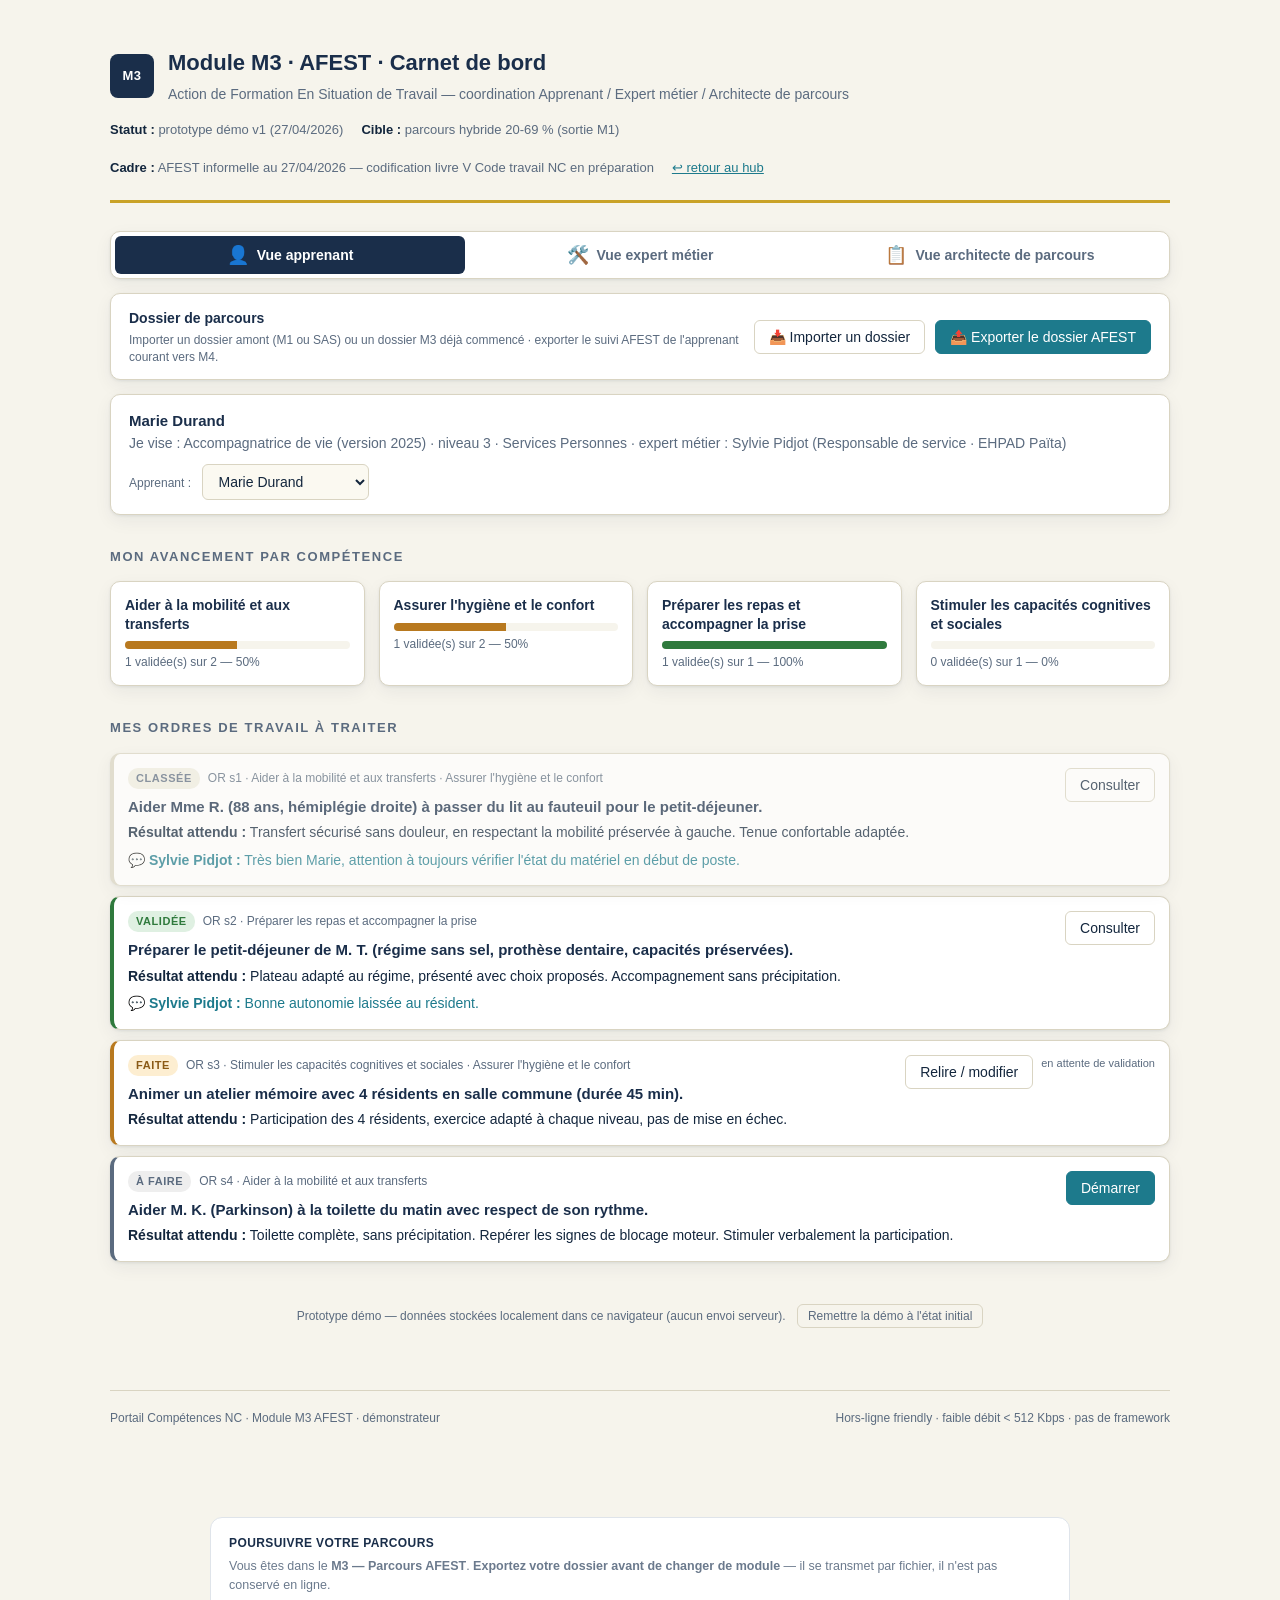
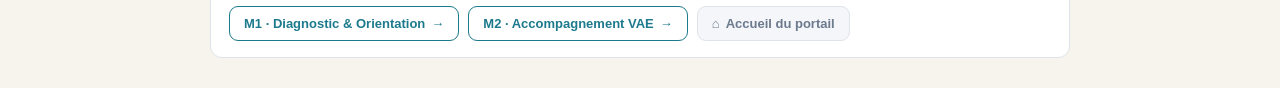
<file: modules/M3-afest/index.html>
<!DOCTYPE html>
<html lang="fr">
<head>
<meta charset="UTF-8">
<meta name="viewport" content="width=device-width, initial-scale=1, viewport-fit=cover">
<meta name="description" content="Portail Compétences NC — Module M3 AFEST — Carnet de bord trio Apprenant/Expert métier/Architecte de parcours.">
<title>M3 · AFEST · Carnet de bord — Portail Compétences NC</title>
<link rel="stylesheet" href="../../shared/css/tokens.css">
<link rel="stylesheet" href="../../shared/css/components.css">
<style>
/* ===========================================================
   M3 · styles spécifiques (en plus du socle partagé)
   =========================================================== */

/* Sélecteur de rôle (3 onglets) */
.role-switch{display:flex;gap:0;background:var(--card);border:1px solid var(--line);
  border-radius:var(--radius);padding:4px;box-shadow:var(--shadow);
  margin:var(--gap-md) 0;flex-wrap:wrap}
.role-switch button{flex:1;min-width:140px;padding:10px 14px;border:none;background:transparent;
  border-radius:var(--radius-sm);cursor:pointer;font-family:var(--font);font-size:var(--fs-sm);
  font-weight:600;color:var(--muted);transition:background .12s, color .12s;
  display:flex;align-items:center;justify-content:center;gap:8px}
.role-switch button:hover{background:var(--bg-subtle)}
.role-switch button.active{background:var(--navy);color:#fff}
.role-switch button .ic{font-size:18px;line-height:1}

/* Bandeau identification */
.identity{background:var(--card);border:1px solid var(--line);border-radius:var(--radius);
  padding:var(--gap-md) var(--gap-lg);margin-bottom:var(--gap-md);
  display:flex;justify-content:space-between;align-items:center;flex-wrap:wrap;gap:var(--gap-sm);
  box-shadow:var(--shadow)}
.identity .who{font-weight:600;color:var(--navy);font-size:15px}
.identity .what{color:var(--muted);font-size:var(--fs-sm)}
.identity select{padding:8px 12px;border:1px solid var(--line);border-radius:var(--radius-sm);
  background:var(--bg-subtle);font-family:var(--font);font-size:var(--fs-sm);color:var(--ink);cursor:pointer}

/* Vues — masquage */
.view{display:none}
.view.active{display:block}

/* Tableau de bord CPU (apprenant) */
.cpu-grid{display:grid;grid-template-columns:repeat(auto-fit,minmax(220px,1fr));gap:var(--gap-md);margin-bottom:var(--gap-lg)}
.cpu-card{background:var(--card);border:1px solid var(--line);border-radius:var(--radius);
  padding:var(--gap-md);box-shadow:var(--shadow)}
.cpu-card .cpu-titre{font-weight:600;color:var(--navy);font-size:var(--fs-sm);margin-bottom:8px;line-height:1.3}
.cpu-card .cpu-bar{height:8px;background:var(--bg);border-radius:4px;overflow:hidden;margin:8px 0 4px}
.cpu-card .cpu-bar-fill{height:100%;background:var(--success);transition:width .3s}
.cpu-card .cpu-bar-fill.partiel{background:var(--warning)}
.cpu-card .cpu-bar-fill.vide{background:var(--line)}
.cpu-card .cpu-stats{font-size:var(--fs-xs);color:var(--muted)}

/* Liste situations / OR */
.situ-list{display:flex;flex-direction:column;gap:var(--gap-sm);margin-bottom:var(--gap-lg)}
.situ{background:var(--card);border:1px solid var(--line);border-left:4px solid var(--info);
  border-radius:var(--radius);padding:var(--gap-md);box-shadow:var(--shadow);
  display:flex;justify-content:space-between;align-items:flex-start;gap:var(--gap-md);flex-wrap:wrap}
.situ.afaire{border-left-color:var(--muted)}
.situ.encours{border-left-color:var(--info)}
.situ.faite{border-left-color:var(--warning)}
.situ.validee{border-left-color:var(--success)}
.situ.classee{border-left-color:var(--line);opacity:.7}
.situ .corps{flex:1;min-width:280px}
.situ .corps h4{margin:0 0 4px;color:var(--navy);font-size:15px;font-weight:600}
.situ .meta{font-size:var(--fs-xs);color:var(--muted);margin-bottom:6px}
.situ .meta .stt{display:inline-block;padding:2px 8px;border-radius:10px;font-weight:600;
  font-size:11px;text-transform:uppercase;letter-spacing:.05em;margin-right:8px}
.situ .stt.afaire{background:#eee;color:var(--muted)}
.situ .stt.encours{background:#e3f1f4;color:var(--info)}
.situ .stt.faite{background:#fdeed1;color:#8a5a16}
.situ .stt.validee{background:#dff0e2;color:var(--success)}
.situ .stt.classee{background:#f0ede2;color:var(--muted)}
.situ .desc{font-size:var(--fs-sm);color:var(--ink)}
.situ .actions{display:flex;gap:8px;flex-shrink:0;flex-wrap:wrap}

/* Boutons */
.btn{padding:8px 14px;border-radius:var(--radius-sm);border:1px solid var(--line);background:var(--card);
  font-family:var(--font);font-size:var(--fs-sm);color:var(--ink);cursor:pointer;font-weight:500;
  transition:background .12s, border-color .12s}
.btn:hover{background:var(--bg-subtle)}
.btn.primary{background:var(--teal);border-color:var(--teal);color:#fff}
.btn.primary:hover{background:#15616f}
.btn.success{background:var(--success);border-color:var(--success);color:#fff}
.btn.success:hover{background:#235e2f}
.btn.danger{background:var(--danger);border-color:var(--danger);color:#fff}
.btn.warning{background:var(--warning);border-color:var(--warning);color:#fff}
.btn.ghost{background:transparent}
.btn:disabled{opacity:.5;cursor:not-allowed}

/* Formulaire saisie / validation (modal-ish) */
.panel{background:var(--card);border:1px solid var(--line);border-radius:var(--radius);
  padding:var(--gap-lg);margin-bottom:var(--gap-lg);box-shadow:var(--shadow-lift);display:none}
.panel.open{display:block}
.panel h3{margin:0 0 var(--gap-md);color:var(--navy);font-size:var(--fs-h3)}
.panel .ferme{float:right;background:none;border:none;font-size:22px;cursor:pointer;color:var(--muted);line-height:1;padding:0 4px}
.panel .ferme:hover{color:var(--danger)}
.panel .grp{margin-bottom:var(--gap-md)}
.panel label{display:block;font-weight:600;color:var(--ink);font-size:var(--fs-sm);margin-bottom:4px}
.panel label .aide{font-weight:400;color:var(--muted);font-size:var(--fs-xs);margin-left:6px}
.panel .lecture{padding:8px 12px;background:var(--bg-subtle);border-radius:var(--radius-sm);
  border:1px solid var(--line);font-size:var(--fs-sm);color:var(--ink)}
.panel input[type=text],.panel input[type=number],.panel textarea,.panel select{
  width:100%;padding:8px 12px;border:1px solid var(--line);border-radius:var(--radius-sm);
  font-family:var(--font);font-size:var(--fs-sm);background:#fff;color:var(--ink);
  resize:vertical}
.panel textarea{min-height:60px;line-height:1.45}
.panel .deux{display:grid;grid-template-columns:1fr 1fr;gap:var(--gap-md)}
@media (max-width:600px){.panel .deux{grid-template-columns:1fr}}
.panel .actions{display:flex;gap:var(--gap-sm);justify-content:flex-end;flex-wrap:wrap;margin-top:var(--gap-lg);padding-top:var(--gap-md);border-top:1px solid var(--line)}

/* Auto-évaluation par compétence */
.eval-cpu{margin-bottom:8px}
.eval-cpu .lib{font-size:var(--fs-sm);color:var(--ink);margin-bottom:4px}
.eval-stars{display:flex;gap:6px;flex-wrap:wrap}
.eval-stars button{padding:6px 14px;border:1px solid var(--line);background:var(--card);border-radius:var(--radius-sm);
  cursor:pointer;font-family:var(--font);font-size:var(--fs-sm);color:var(--muted)}
.eval-stars button:hover{background:var(--bg-subtle)}
.eval-stars button.choisi{background:var(--teal);border-color:var(--teal);color:#fff;font-weight:600}

/* Photos jointes */
.photos{display:flex;gap:var(--gap-sm);flex-wrap:wrap;margin-top:8px}
.photo-mock{width:90px;height:90px;background:linear-gradient(135deg,#cfd8e2,#a0adb9);
  border-radius:var(--radius-sm);display:flex;align-items:center;justify-content:center;
  font-size:28px;color:#fff;border:1px solid var(--line);position:relative}
.photo-mock .x{position:absolute;top:-8px;right:-8px;width:22px;height:22px;border-radius:50%;
  background:var(--danger);color:#fff;border:none;font-size:13px;cursor:pointer;line-height:1;font-weight:700}
.photo-add{width:90px;height:90px;border:2px dashed var(--line);border-radius:var(--radius-sm);
  background:transparent;color:var(--muted);cursor:pointer;font-size:var(--fs-xs);
  display:flex;align-items:center;justify-content:center;text-align:center;padding:6px}
.photo-add:hover{border-color:var(--teal);color:var(--teal)}

/* Vue architecte — table */
.tbl{width:100%;border-collapse:collapse;background:var(--card);border:1px solid var(--line);
  border-radius:var(--radius);overflow:hidden;box-shadow:var(--shadow);margin-bottom:var(--gap-lg)}
.tbl th,.tbl td{padding:10px 14px;text-align:left;border-bottom:1px solid var(--line);font-size:var(--fs-sm)}
.tbl th{background:var(--bg-subtle);color:var(--muted);font-weight:600;text-transform:uppercase;
  letter-spacing:.05em;font-size:var(--fs-xs)}
.tbl tr:last-child td{border-bottom:none}
.tbl tr:hover td{background:var(--bg-subtle)}
.progress-mini{display:inline-flex;align-items:center;gap:6px}
.progress-mini .b{width:80px;height:6px;background:var(--bg);border-radius:3px;overflow:hidden}
.progress-mini .b i{display:block;height:100%;background:var(--success)}

/* Conflit sync */
.conflit{background:var(--card);border:1px solid var(--warning);border-radius:var(--radius);
  padding:var(--gap-md);margin-bottom:var(--gap-md);box-shadow:var(--shadow)}
.conflit h4{margin:0 0 4px;color:#8a5a16;font-size:var(--fs-sm);font-weight:700}
.conflit .help{color:var(--muted);font-size:var(--fs-xs);margin-bottom:var(--gap-md)}
.conflit .deux{display:grid;grid-template-columns:1fr 1fr;gap:var(--gap-md);margin-bottom:var(--gap-sm)}
@media (max-width:600px){.conflit .deux{grid-template-columns:1fr}}
.conflit .vers{background:var(--bg-subtle);border:1px solid var(--line);border-radius:var(--radius-sm);
  padding:var(--gap-sm);font-size:var(--fs-sm)}
.conflit .vers .qui{font-weight:700;color:var(--navy);font-size:var(--fs-xs);text-transform:uppercase;
  letter-spacing:.05em;margin-bottom:6px}
.conflit .vers .quand{color:var(--muted);font-size:11px;margin-bottom:6px}

/* Notice / messages */
.notice{padding:var(--gap-md);border-radius:var(--radius-sm);font-size:var(--fs-sm);margin-bottom:var(--gap-md)}
.notice.info{background:#e3f1f4;color:#0e525e;border:1px solid #b8dde4}
.notice.warn{background:var(--chantier-bg);color:var(--chantier-strong);border:1px solid var(--chantier-border)}
.notice.empty{background:var(--bg-subtle);color:var(--muted);text-align:center;border:1px dashed var(--line);padding:var(--gap-xl)}

/* Footer reset */
.reset-zone{margin-top:var(--gap-xl);padding:var(--gap-md);text-align:center;color:var(--muted);font-size:var(--fs-xs)}
.reset-zone button{margin-left:8px;background:transparent;border:1px solid var(--line);
  padding:4px 10px;border-radius:var(--radius-sm);font-size:var(--fs-xs);color:var(--muted);cursor:pointer}
.reset-zone button:hover{color:var(--danger);border-color:var(--danger)}

/* Barre d'echange de dossier (export / import — dette D7) */
.dossier-bar{background:var(--card);border:1px solid var(--line);border-radius:var(--radius);
  padding:var(--gap-md) var(--gap-lg);margin:var(--gap-md) 0;box-shadow:var(--shadow);
  display:flex;justify-content:space-between;align-items:center;gap:var(--gap-md);flex-wrap:wrap}
.dossier-bar .db-txt{display:flex;flex-direction:column;gap:2px;min-width:240px;flex:1}
.dossier-bar .db-txt strong{color:var(--navy);font-size:var(--fs-sm)}
.dossier-bar .db-txt span{color:var(--muted);font-size:var(--fs-xs);line-height:1.4}
.dossier-bar .db-actions{display:flex;gap:var(--gap-sm);flex-wrap:wrap}

</style>
</head>
<body>
<div class="container">

<header class="hub">
  <div class="brand">
    <div class="mark">M3</div>
    <div>
      <h1>Module M3 · AFEST · Carnet de bord</h1>
      <div class="sub">Action de Formation En Situation de Travail — coordination Apprenant / Expert métier / Architecte de parcours</div>
    </div>
  </div>
  <div class="meta">
    <span><strong>Statut :</strong> prototype démo v1 (27/04/2026)</span>
    <span><strong>Cible :</strong> parcours hybride 20-69 % (sortie M1)</span>
    <span><strong>Cadre :</strong> AFEST informelle au 27/04/2026 — codification livre V Code travail NC en préparation</span>
    <span><a href="../../index.html">↩ retour au hub</a></span>
  </div>
</header>

<div class="role-switch" id="roleSwitch">
  <button data-role="apprenant" class="active"><span class="ic">👤</span><span>Vue apprenant</span></button>
  <button data-role="expert"><span class="ic">🛠️</span><span>Vue expert métier</span></button>
  <button data-role="architecte"><span class="ic">📋</span><span>Vue architecte de parcours</span></button>
</div>


<!-- ============================================================
     BARRE D'ECHANGE DE DOSSIER — export / import (dette D7)
     ============================================================ -->
<div class="dossier-bar">
  <div class="db-txt">
    <strong>Dossier de parcours</strong>
    <span>Importer un dossier amont (M1 ou SAS) ou un dossier M3 déjà commencé · exporter le suivi AFEST de l'apprenant courant vers M4.</span>
  </div>
  <div class="db-actions">
    <button class="btn" onclick="document.getElementById('m3-import-file').click()">📥 Importer un dossier</button>
    <input type="file" id="m3-import-file" accept="application/json,.json" style="display:none">
    <button class="btn primary" onclick="M3.exporteDossier()">📤 Exporter le dossier AFEST</button>
  </div>
</div>


<!-- ============================================================
     VUE APPRENANT
     ============================================================ -->
<section class="view active" id="view-apprenant">

  <div class="identity">
    <div>
      <div class="who" id="appr-who">—</div>
      <div class="what" id="appr-what">—</div>
    </div>
    <div>
      <label for="appr-select" style="font-size:var(--fs-xs);color:var(--muted);margin-right:6px">Apprenant :</label>
      <select id="appr-select"></select>
    </div>
  </div>

  <h2 class="section">Mon avancement par compétence</h2>
  <div class="cpu-grid" id="appr-cpu-grid"></div>

  <h2 class="section">Mes ordres de travail à traiter</h2>
  <div class="situ-list" id="appr-or-list"></div>

  <!-- Panneau saisie d'une situation -->
  <div class="panel" id="panel-saisie">
    <button class="ferme" onclick="M3.fermeSaisie()" aria-label="Fermer">×</button>
    <h3 id="saisie-titre">Saisir ma situation de travail</h3>

    <div class="grp">
      <label>Tâche demandée par mon expert métier</label>
      <div class="lecture" id="saisie-tache-lue"></div>
    </div>

    <div class="grp">
      <label>Résultat attendu</label>
      <div class="lecture" id="saisie-attendu-lu"></div>
    </div>

    <div class="grp">
      <label for="saisie-resultat">Mon résultat produit <span class="aide">— ce que j'ai effectivement réalisé</span></label>
      <textarea id="saisie-resultat" rows="3" placeholder="Décris ce que tu as fait et ce que tu as produit."></textarea>
    </div>

    <div class="deux">
      <div class="grp">
        <label for="saisie-duree">Durée réelle (minutes)</label>
        <input type="number" id="saisie-duree" min="0" step="15" placeholder="ex. 240">
      </div>
      <div class="grp">
        <label>Photos jointes <span class="aide">— optionnel</span></label>
        <div class="photos" id="saisie-photos"></div>
      </div>
    </div>

    <div class="grp">
      <label for="saisie-difficultes">Difficultés rencontrées <span class="aide">— ce qui a coincé, ce qui m'a manqué</span></label>
      <textarea id="saisie-difficultes" rows="2" placeholder="Quelque chose à signaler ?"></textarea>
    </div>

    <div class="grp">
      <label>Comment je m'auto-évalue sur les compétences mobilisées <span class="aide">— 1 = je découvre, 2 = j'apprends, 3 = je maîtrise avec aide, 4 = je maîtrise seul(e)</span></label>
      <div id="saisie-eval"></div>
    </div>

    <div class="grp">
      <label>Phase réflexive <span class="aide">— prends le temps de répondre, c'est le cœur de la valeur AFEST</span></label>
      <div class="grp"><label for="ref1" style="font-weight:400;color:var(--ink)">Qu'est-ce que j'ai appris en faisant cette situation ?</label><textarea id="ref1" rows="2"></textarea></div>
      <div class="grp"><label for="ref2" style="font-weight:400;color:var(--ink)">Qu'est-ce que je referais différemment ?</label><textarea id="ref2" rows="2"></textarea></div>
      <div class="grp"><label for="ref3" style="font-weight:400;color:var(--ink)">Quelles ressources m'auraient aidé(e) ?</label><textarea id="ref3" rows="2"></textarea></div>
    </div>

    <div class="actions">
      <button class="btn ghost" onclick="M3.fermeSaisie()">Annuler</button>
      <button class="btn" onclick="M3.enregistreBrouillon()">Enregistrer comme brouillon</button>
      <button class="btn primary" onclick="M3.declareFaite()">Déclarer la situation faite</button>
    </div>
  </div>

</section>


<!-- ============================================================
     VUE EXPERT MÉTIER
     ============================================================ -->
<section class="view" id="view-expert">

  <div class="identity">
    <div>
      <div class="who" id="exp-who">—</div>
      <div class="what">Tutore et atteste les acquis de l'apprenant en situation de travail</div>
    </div>
    <div>
      <label for="exp-select" style="font-size:var(--fs-xs);color:var(--muted);margin-right:6px">Mes apprenants :</label>
      <select id="exp-select"></select>
    </div>
  </div>

  <h2 class="section">Situations à valider</h2>
  <div class="situ-list" id="exp-faites-list"></div>

  <h2 class="section">Situations déjà validées récemment</h2>
  <div class="situ-list" id="exp-validees-list"></div>

  <!-- Panneau examen / validation -->
  <div class="panel" id="panel-examen">
    <button class="ferme" onclick="M3.fermeExamen()" aria-label="Fermer">×</button>
    <h3 id="examen-titre">Examen d'une situation</h3>

    <div class="grp">
      <label>Tâche que j'avais demandée</label>
      <div class="lecture" id="examen-tache"></div>
    </div>

    <div class="grp">
      <label>Résultat que j'attendais</label>
      <div class="lecture" id="examen-attendu"></div>
    </div>

    <div class="grp">
      <label>Ce que l'apprenant a produit</label>
      <div class="lecture" id="examen-resultat"></div>
    </div>

    <div class="deux">
      <div class="grp">
        <label>Durée réelle</label>
        <div class="lecture" id="examen-duree"></div>
      </div>
      <div class="grp">
        <label>Photos jointes</label>
        <div class="photos" id="examen-photos"></div>
      </div>
    </div>

    <div class="grp">
      <label>Difficultés signalées par l'apprenant</label>
      <div class="lecture" id="examen-difficultes"></div>
    </div>

    <div class="grp">
      <label>Auto-évaluation de l'apprenant</label>
      <div class="lecture" id="examen-eval"></div>
    </div>

    <div class="grp">
      <label>Phase réflexive de l'apprenant</label>
      <div class="lecture" id="examen-reflexive" style="white-space:pre-wrap"></div>
    </div>

    <div class="grp">
      <label for="examen-commentaire">Mon commentaire d'expert métier <span class="aide">— ce que je veux dire à l'apprenant</span></label>
      <textarea id="examen-commentaire" rows="3" placeholder="Optionnel. Visible par l'apprenant et l'architecte de parcours."></textarea>
    </div>

    <div class="actions">
      <button class="btn ghost" onclick="M3.fermeExamen()">Fermer sans décider</button>
      <button class="btn warning" onclick="M3.demandeRefaire()">Demander à refaire</button>
      <button class="btn success" onclick="M3.valide()">Valider et attester les acquis</button>
    </div>
  </div>

</section>


<!-- ============================================================
     VUE ARCHITECTE DE PARCOURS
     ============================================================ -->
<section class="view" id="view-architecte">

  <div class="identity">
    <div>
      <div class="who">Architecte de parcours — tableau de bord</div>
      <div class="what">Vue d'ensemble des 4 parcours en AFEST suivis par cet espace</div>
    </div>
  </div>

  <h2 class="section">Avancement des apprenants</h2>
  <table class="tbl" id="arch-table">
    <thead>
      <tr>
        <th>Apprenant</th>
        <th>Certification visée</th>
        <th>Expert métier</th>
        <th>Compétences validées</th>
        <th>À valider</th>
        <th>Total situations</th>
      </tr>
    </thead>
    <tbody id="arch-tbody"></tbody>
  </table>

  <h2 class="section">Conflits de synchronisation à arbitrer</h2>
  <div id="arch-conflits"></div>

  <h2 class="section">Situations validées prêtes à être classées</h2>
  <div class="situ-list" id="arch-classables"></div>

</section>


<div class="reset-zone">
  Prototype démo — données stockées localement dans ce navigateur (aucun envoi serveur).
  <button onclick="M3.resetDemo()">Remettre la démo à l'état initial</button>
</div>

<footer>
  <div>Portail Compétences NC · Module M3 AFEST · démonstrateur</div>
  <div>Hors-ligne friendly · faible débit &lt; 512 Kbps · pas de framework</div>
</footer>

</div><!-- /container -->


<script src="../../shared/data/enums.js"></script>
<script>
(function(){
  'use strict';

  // ============================================================
  // DONNÉES DE DÉMONSTRATION
  // 4 apprenants, 4 certifications, CPU illustratifs (à reprendre
  // depuis les référentiels RCP-NC réels en v2).
  // ============================================================
  const CERTIFS = {
    'nc-28': {
      nom: 'Accompagnatrice de vie (version 2025)',
      type: 'NC', niveau: 3, cat: 'Services Personnes',
      cpus: [
        {id:'c1', nom:'Aider à la mobilité et aux transferts'},
        {id:'c2', nom:'Assurer l\'hygiène et le confort'},
        {id:'c3', nom:'Préparer les repas et accompagner la prise'},
        {id:'c4', nom:'Stimuler les capacités cognitives et sociales'}
      ]
    },
    'tp-03': {
      nom: 'TP Agent de maintenance du bâtiment',
      type: 'TP', niveau: 3, cat: 'BTP',
      cpus: [
        {id:'c1', nom:'Réaliser les interventions de plomberie courante'},
        {id:'c2', nom:'Effectuer la maintenance électrique de base'},
        {id:'c3', nom:'Réaliser les travaux de peinture et finition'},
        {id:'c4', nom:'Diagnostiquer et réparer les revêtements de sol'}
      ]
    },
    'nc-20': {
      nom: 'Opérateur sur tombereau dans une exploitation minière (OTEM)',
      type: 'NC', niveau: 3, cat: 'Industrie Mines',
      cpus: [
        {id:'c1', nom:'Préparer et vérifier le tombereau avant prise de poste'},
        {id:'c2', nom:'Conduire en chargement sur l\'aire de chargement'},
        {id:'c3', nom:'Conduire en transit (descente et montée de mine)'},
        {id:'c4', nom:'Décharger et signaler les anomalies en fin de cycle'}
      ]
    },
    'tp-09': {
      nom: 'TP Commis de cuisine',
      type: 'TP', niveau: 3, cat: 'Restauration',
      cpus: [
        {id:'c1', nom:'Mettre en place le poste de travail'},
        {id:'c2', nom:'Réaliser les préparations préliminaires'},
        {id:'c3', nom:'Cuisiner les entrées et entremets simples'},
        {id:'c4', nom:'Dresser et envoyer les plats'}
      ]
    }
  };

  const APPRENANTS_INITIAL = [
    {
      id:'a1', prenom:'Marie', nom:'Durand', certifId:'nc-28',
      expertNom:'Sylvie Pidjot', expertRole:'Responsable de service · EHPAD Païta',
      situations:[
        {id:'s1', cpuIds:['c1','c2'], etat:'classee',
         tache:'Aider Mme R. (88 ans, hémiplégie droite) à passer du lit au fauteuil pour le petit-déjeuner.',
         attendu:'Transfert sécurisé sans douleur, en respectant la mobilité préservée à gauche. Tenue confortable adaptée.',
         resultat:'Transfert effectué en deux temps avec utilisation du verticalisateur. Mme R. a participé en s\'appuyant sur sa main valide. Habillée en survêtement (souhait exprimé).',
         duree:35, difficultes:'Le verticalisateur grinçait, j\'ai demandé à le faire vérifier.',
         eval:{c1:4, c2:3}, photos:0,
         reflexive:{r1:'L\'importance de laisser à la personne le temps de participer.', r2:'J\'aurais pu mieux préparer le matériel avant.', r3:'Une fiche pas-à-pas du verticalisateur'},
         commentaireExpert:'Très bien Marie, attention à toujours vérifier l\'état du matériel en début de poste.',
         dateCreation:'2026-04-15', dateValidation:'2026-04-16'},
        {id:'s2', cpuIds:['c3'], etat:'validee',
         tache:'Préparer le petit-déjeuner de M. T. (régime sans sel, prothèse dentaire, capacités préservées).',
         attendu:'Plateau adapté au régime, présenté avec choix proposés. Accompagnement sans précipitation.',
         resultat:'Plateau servi à 7h45. Pain de mie + confiture sans sucre + thé léger. M. T. a pris seul son repas en 25 min.',
         duree:40, difficultes:'',
         eval:{c3:3}, photos:1,
         reflexive:{r1:'Adapter la texture est essentiel.', r2:'Demander ses préférences plus tôt.', r3:''},
         commentaireExpert:'Bonne autonomie laissée au résident.',
         dateCreation:'2026-04-20', dateValidation:'2026-04-21'},
        {id:'s3', cpuIds:['c4','c2'], etat:'faite',
         tache:'Animer un atelier mémoire avec 4 résidents en salle commune (durée 45 min).',
         attendu:'Participation des 4 résidents, exercice adapté à chaque niveau, pas de mise en échec.',
         resultat:'Atelier réalisé. 3 résidents très engagés, le 4e (Mme L.) en retrait. J\'ai adapté en lui proposant un exercice plus simple en parallèle.',
         duree:55, difficultes:'Mme L. semblait fatiguée, difficile de l\'inclure pleinement.',
         eval:{c4:3, c2:2}, photos:2,
         reflexive:{r1:'L\'adaptation en temps réel est possible et utile.', r2:'Vérifier l\'état de fatigue avant de commencer.', r3:'Une banque d\'exercices différenciés'},
         commentaireExpert:'',
         dateCreation:'2026-04-25', dateValidation:null},
        {id:'s4', cpuIds:['c1'], etat:'afaire',
         tache:'Aider M. K. (Parkinson) à la toilette du matin avec respect de son rythme.',
         attendu:'Toilette complète, sans précipitation. Repérer les signes de blocage moteur. Stimuler verbalement la participation.',
         resultat:'', duree:null, difficultes:'',
         eval:{}, photos:0,
         reflexive:{r1:'',r2:'',r3:''},
         commentaireExpert:'',
         dateCreation:'2026-04-26', dateValidation:null}
      ]
    },
    {
      id:'a2', prenom:'Jean-Pierre', nom:'Diahou', certifId:'tp-03',
      expertNom:'Marc Tehio', expertRole:'Chef d\'équipe · entreprise BTP Nouméa',
      situations:[
        {id:'s1', cpuIds:['c1'], etat:'validee',
         tache:'Remplacer le mitigeur de la salle de bain de la villa rue Olry. Couper l\'eau, démonter, poser le nouveau, vérifier l\'étanchéité.',
         attendu:'Mitigeur fonctionnel, pas de fuite après 30 min de mise en eau. Évacuation des déchets propre.',
         resultat:'Mitigeur remplacé. Test de fuite sur 45 min, RAS. Ancien mitigeur ramené au dépôt pour recyclage.',
         duree:90, difficultes:'L\'écrou côté mur était grippé, j\'ai utilisé du dégrippant et attendu 10 min.',
         eval:{c1:3}, photos:2,
         reflexive:{r1:'Ne pas forcer sur un écrou grippé.', r2:'Apporter le dégrippant systématiquement.', r3:'Une checklist outillage par type d\'intervention'},
         commentaireExpert:'Travail propre, bonne réaction sur l\'écrou grippé.',
         dateCreation:'2026-04-18', dateValidation:'2026-04-19'},
        {id:'s2', cpuIds:['c2'], etat:'faite',
         tache:'Diagnostiquer la panne d\'éclairage cuisine appartement 3B. Vérifier disjoncteur, prises, ampoules, câblage.',
         attendu:'Panne identifiée et localisée. Devis ou réparation immédiate selon nature.',
         resultat:'Disjoncteur OK. Test ampoule sur autre point : ampoule HS. Remplacement immédiat. Reste à vérifier raccordement plafonnier (faux contact suspect).',
         duree:45, difficultes:'Pas d\'échelle assez haute pour vérifier le plafonnier.',
         eval:{c2:2}, photos:1,
         reflexive:{r1:'Procéder du plus simple au plus complexe.', r2:'Repérer le besoin d\'échelle dès l\'arrivée.', r3:'Une fiche diagnostic standard'},
         commentaireExpert:'',
         dateCreation:'2026-04-24', dateValidation:null},
        {id:'s3', cpuIds:['c3'], etat:'encours',
         tache:'Repeindre la cage d\'escalier (2 niveaux, 24 m² environ). Préparation supports, sous-couche, peinture finale 2 couches.',
         attendu:'Finition propre, pas de coulure, nettoyage chantier en fin de journée.',
         resultat:'', duree:null, difficultes:'',
         eval:{}, photos:0,
         reflexive:{r1:'',r2:'',r3:''},
         commentaireExpert:'',
         dateCreation:'2026-04-26', dateValidation:null}
      ]
    },
    {
      id:'a3', prenom:'Léon', nom:'Atti', certifId:'nc-20',
      expertNom:'Patrick Hnameu', expertRole:'Chef de roulage · site minier Tiébaghi',
      situations:[
        {id:'s1', cpuIds:['c1','c2'], etat:'validee',
         tache:'Prise de poste matinale : tour du tombereau (CAT 777), check-list, démarrage, premier chargement à la pelle 6.',
         attendu:'Check-list complète sans omission. Approche pelle conforme au plan de circulation. Premier voyage chargé propre.',
         resultat:'Check-list OK. Niveau gasoil 92%. Pneus contrôlés. Approche pelle au top — communication radio claire avec opérateur pelle.',
         duree:60, difficultes:'',
         eval:{c1:4, c2:3}, photos:0,
         reflexive:{r1:'Le check-list évite les mauvaises surprises.', r2:'Rien de particulier.', r3:''},
         commentaireExpert:'Bonne montée en autonomie sur la prise de poste.',
         dateCreation:'2026-04-22', dateValidation:'2026-04-23'},
        {id:'s2', cpuIds:['c3'], etat:'faite',
         tache:'Cycle complet de transit chargé : descente piste principale jusqu\'au stockpile, conditions humides après pluie de nuit.',
         attendu:'Vitesse adaptée à la piste humide. Pas de blocage frein. Distance de sécurité avec véhicule devant.',
         resultat:'Descente faite. J\'ai senti une légère perte d\'adhérence dans le virage 4, j\'ai relâché et anticipé. Pas d\'incident.',
         duree:25, difficultes:'Visibilité réduite au virage 4 (brouillard matinal résiduel).',
         eval:{c3:3}, photos:0,
         reflexive:{r1:'L\'anticipation prime sur la réaction.', r2:'Annoncer ma position radio plus tôt en visibilité dégradée.', r3:'Procédure de communication radio en visibilité dégradée'},
         commentaireExpert:'',
         dateCreation:'2026-04-26', dateValidation:null},
        {id:'s3', cpuIds:['c4'], etat:'afaire',
         tache:'Décharger 5 cycles consécutifs au stockpile, enregistrer signalements éventuels (vibrations, usure).',
         attendu:'Déchargement propre, pas de débord. Si signalement : fiche anomalie remplie en fin de poste.',
         resultat:'', duree:null, difficultes:'',
         eval:{}, photos:0,
         reflexive:{r1:'',r2:'',r3:''},
         commentaireExpert:'',
         dateCreation:'2026-04-27', dateValidation:null}
      ]
    },
    {
      id:'a4', prenom:'Émilie', nom:'Vakié', certifId:'tp-09',
      expertNom:'Chef Olivier Brial', expertRole:'Chef de cuisine · restaurant Le Roof Nouméa',
      situations:[
        {id:'s1', cpuIds:['c1'], etat:'validee',
         tache:'Mise en place du poste froid avant le service du midi : légumes lavés/découpés, sauces de base, vinaigrettes.',
         attendu:'Poste prêt à 11h30. Quantités calibrées sur 40 couverts. Ordre et propreté.',
         resultat:'Poste prêt à 11h25. Tomates concassées 2 kg, brunoise carottes/oignons 800 g, vinaigrette balsamique 50 cl, sauce cocktail 30 cl.',
         duree:120, difficultes:'',
         eval:{c1:3}, photos:1,
         reflexive:{r1:'L\'organisation gagne du temps en service.', r2:'Préparer les contenants à l\'avance.', r3:''},
         commentaireExpert:'Très bonne mise en place, propre et calibrée.',
         dateCreation:'2026-04-19', dateValidation:'2026-04-20'},
        {id:'s2', cpuIds:['c2','c3'], etat:'faite',
         tache:'Réaliser pour le midi : 12 entrées tartare de thon (rouge local), 8 entrées salade gésiers tièdes.',
         attendu:'Cuisson gésiers maîtrisée. Tartare bien tranché à la lame, assaisonnement équilibré. Présentation soignée.',
         resultat:'12 tartares + 8 salades envoyés sans renvoi. Chef a goûté et validé l\'assaisonnement du tartare.',
         duree:90, difficultes:'Le rouge local était un peu mou, difficile de tailler très fin.',
         eval:{c2:3, c3:3}, photos:2,
         reflexive:{r1:'Goûter avant d\'envoyer, toujours.', r2:'Demander un poisson plus ferme la prochaine fois.', r3:'Une fiche présentation par plat avec photo'},
         commentaireExpert:'',
         dateCreation:'2026-04-25', dateValidation:null},
        {id:'s3', cpuIds:['c4'], etat:'encours',
         tache:'Service du soir : dressage et envoi des plats à 4 mains avec le second.',
         attendu:'Cadence soutenue, pas d\'erreur d\'envoi, communication claire avec le passe.',
         resultat:'', duree:null, difficultes:'',
         eval:{}, photos:0,
         reflexive:{r1:'',r2:'',r3:''},
         commentaireExpert:'',
         dateCreation:'2026-04-27', dateValidation:null}
      ]
    }
  ];

  // Conflits de synchronisation (mock — en démo statique)
  const CONFLITS_INITIAL = [
    {
      id:'conf1', apprenantId:'a2', situationId:'s2',
      versionA:{
        qui:'Apprenant Jean-Pierre Diahou',
        quand:'24/04/2026 16:42 (saisi hors-ligne sur chantier)',
        contenu:'Disjoncteur OK. Test ampoule sur autre point : ampoule HS. Remplacement immédiat. Reste à vérifier raccordement plafonnier.'
      },
      versionB:{
        qui:'Expert métier Marc Tehio',
        quand:'24/04/2026 17:15 (saisi au bureau)',
        contenu:'Diagnostic réalisé par Jean-Pierre. Ampoule HS confirmée et remplacée. Le plafonnier reste à inspecter — j\'ai prévu une intervention vendredi avec lui pour ce point.'
      }
    }
  ];

  // ============================================================
  // ÉTAT GLOBAL ET PERSISTANCE LOCALE
  // ============================================================
  const STORAGE_KEY = 'm3-afest-state-v1';

  let state = chargeEtat();

  function chargeEtat(){
    try {
      const raw = localStorage.getItem(STORAGE_KEY);
      if(raw){
        const parsed = JSON.parse(raw);
        if(parsed && parsed.apprenants) return parsed;
      }
    } catch(e){ console.warn('localStorage indisponible ou corrompu', e); }
    return {
      apprenants: JSON.parse(JSON.stringify(APPRENANTS_INITIAL)),
      conflits: JSON.parse(JSON.stringify(CONFLITS_INITIAL)),
      currentRole: 'apprenant',
      currentApprenantId: 'a1',
      currentExpertApprenantId: 'a1',
      saisieEnCours: null,  // {apprenantId, situationId}
      examenEnCours: null
    };
  }

  function sauveEtat(){
    try { localStorage.setItem(STORAGE_KEY, JSON.stringify(state)); }
    catch(e){ console.warn('Impossible de sauver dans localStorage', e); }
  }

  function getApprenant(id){ return state.apprenants.find(a => a.id === id); }
  function getSituation(apprenant, situationId){ return apprenant.situations.find(s => s.id === situationId); }

  // ============================================================
  // RENDU — utilitaires
  // ============================================================
  const ETATS_LIB = {
    afaire:'À faire', encours:'En cours', faite:'Faite',
    validee:'Validée', classee:'Classée'
  };

  function escapeHtml(s){
    if(s == null) return '';
    return String(s).replace(/[&<>"']/g, c => ({'&':'&amp;','<':'&lt;','>':'&gt;','"':'&quot;',"'":'&#39;'}[c]));
  }

  function statsApprenant(a){
    const certif = CERTIFS[a.certifId];
    const total = a.situations.length;
    const faite = a.situations.filter(s => s.etat === 'faite').length;
    const validees = a.situations.filter(s => s.etat === 'validee' || s.etat === 'classee').length;
    // CPU validés = CPU dont au moins une situation est validée/classée
    const cpuValides = certif.cpus.filter(cpu =>
      a.situations.some(s => (s.etat === 'validee' || s.etat === 'classee') && s.cpuIds && s.cpuIds.includes(cpu.id))
    ).length;
    return {total, faite, validees, cpuValides, cpuTotal: certif.cpus.length};
  }

  // ============================================================
  // SÉLECTEUR DE RÔLE
  // ============================================================
  document.querySelectorAll('#roleSwitch button').forEach(btn => {
    btn.addEventListener('click', () => {
      const role = btn.dataset.role;
      state.currentRole = role;
      document.querySelectorAll('#roleSwitch button').forEach(b => b.classList.toggle('active', b === btn));
      document.querySelectorAll('.view').forEach(v => v.classList.remove('active'));
      document.getElementById('view-' + role).classList.add('active');
      sauveEtat();
      render();
    });
  });

  // ============================================================
  // RENDU VUE APPRENANT
  // ============================================================
  function renderApprenant(){
    // Sélecteur d'apprenant
    const sel = document.getElementById('appr-select');
    sel.innerHTML = state.apprenants.map(a =>
      `<option value="${a.id}" ${a.id === state.currentApprenantId ? 'selected' : ''}>${escapeHtml(a.prenom + ' ' + a.nom)}</option>`
    ).join('');
    sel.onchange = e => { state.currentApprenantId = e.target.value; sauveEtat(); render(); };

    const a = getApprenant(state.currentApprenantId);
    const certif = CERTIFS[a.certifId];

    document.getElementById('appr-who').textContent = `${a.prenom} ${a.nom}`;
    document.getElementById('appr-what').textContent =
      `Je vise : ${certif.nom} · niveau ${certif.niveau} · ${certif.cat} · expert métier : ${a.expertNom} (${a.expertRole})`;

    // CPU avancement
    const grid = document.getElementById('appr-cpu-grid');
    grid.innerHTML = certif.cpus.map(cpu => {
      const sitsCpu = a.situations.filter(s => s.cpuIds && s.cpuIds.includes(cpu.id));
      const valides = sitsCpu.filter(s => s.etat === 'validee' || s.etat === 'classee').length;
      const total = sitsCpu.length;
      let pct = total === 0 ? 0 : Math.round((valides/total)*100);
      let cls = pct === 100 ? '' : (pct > 0 ? 'partiel' : 'vide');
      let label = total === 0 ? 'aucune situation rattachée' : `${valides} validée(s) sur ${total}`;
      return `<div class="cpu-card">
        <div class="cpu-titre">${escapeHtml(cpu.nom)}</div>
        <div class="cpu-bar"><div class="cpu-bar-fill ${cls}" style="width:${pct}%"></div></div>
        <div class="cpu-stats">${label}${total > 0 ? ' — ' + pct + '%' : ''}</div>
      </div>`;
    }).join('');

    // Liste OR / situations
    const list = document.getElementById('appr-or-list');
    if(a.situations.length === 0){
      list.innerHTML = '<div class="notice empty">Aucune situation pour le moment. Ton expert métier doit t\'envoyer un ordre de travail.</div>';
    } else {
      list.innerHTML = a.situations.map(s => {
        const cpus = s.cpuIds.map(cid => certif.cpus.find(c => c.id === cid)).filter(Boolean);
        const cpuLib = cpus.map(c => c.nom).join(' · ');
        let actions = '';
        if(s.etat === 'afaire'){
          actions = `<button class="btn primary" onclick="M3.ouvreSaisie('${s.id}', false)">Démarrer</button>`;
        } else if(s.etat === 'encours'){
          actions = `<button class="btn primary" onclick="M3.ouvreSaisie('${s.id}', true)">Continuer</button>`;
        } else if(s.etat === 'faite'){
          actions = `<button class="btn ghost" onclick="M3.ouvreSaisie('${s.id}', true)">Relire / modifier</button><span class="meta" style="font-size:11px">en attente de validation</span>`;
        } else if(s.etat === 'validee' || s.etat === 'classee'){
          actions = `<button class="btn ghost" onclick="M3.ouvreSaisie('${s.id}', true)">Consulter</button>`;
        }
        return `<div class="situ ${s.etat}">
          <div class="corps">
            <div class="meta"><span class="stt ${s.etat}">${ETATS_LIB[s.etat]}</span>OR ${escapeHtml(s.id)} · ${escapeHtml(cpuLib)}</div>
            <h4>${escapeHtml(s.tache)}</h4>
            <div class="desc"><strong>Résultat attendu :</strong> ${escapeHtml(s.attendu)}</div>
            ${s.commentaireExpert ? `<div class="desc" style="margin-top:6px;color:var(--info)"><strong>💬 ${escapeHtml(a.expertNom)} :</strong> ${escapeHtml(s.commentaireExpert)}</div>` : ''}
          </div>
          <div class="actions">${actions}</div>
        </div>`;
      }).join('');
    }
  }

  // ============================================================
  // PANNEAU SAISIE
  // ============================================================
  let M3 = window.M3 = {};

  M3.ouvreSaisie = function(situationId, modeRelecture){
    const a = getApprenant(state.currentApprenantId);
    const s = getSituation(a, situationId);
    if(!s) return;
    state.saisieEnCours = {apprenantId: a.id, situationId: s.id};
    sauveEtat();

    // Si afaire, on passe à encours dès qu'on commence à saisir
    if(s.etat === 'afaire'){ s.etat = 'encours'; sauveEtat(); }

    document.getElementById('saisie-titre').textContent = modeRelecture ? `Situation ${s.id} — relecture` : `Situation ${s.id} — saisie`;
    document.getElementById('saisie-tache-lue').textContent = s.tache;
    document.getElementById('saisie-attendu-lu').textContent = s.attendu;
    document.getElementById('saisie-resultat').value = s.resultat || '';
    document.getElementById('saisie-duree').value = s.duree || '';
    document.getElementById('saisie-difficultes').value = s.difficultes || '';
    document.getElementById('ref1').value = s.reflexive ? (s.reflexive.r1 || '') : '';
    document.getElementById('ref2').value = s.reflexive ? (s.reflexive.r2 || '') : '';
    document.getElementById('ref3').value = s.reflexive ? (s.reflexive.r3 || '') : '';

    // Auto-évaluation par CPU mobilisé
    const certif = CERTIFS[a.certifId];
    const evalDiv = document.getElementById('saisie-eval');
    evalDiv.innerHTML = s.cpuIds.map(cid => {
      const cpu = certif.cpus.find(c => c.id === cid);
      if(!cpu) return '';
      const valeur = (s.eval && s.eval[cid]) || 0;
      return `<div class="eval-cpu">
        <div class="lib">${escapeHtml(cpu.nom)}</div>
        <div class="eval-stars">
          ${[1,2,3,4].map(n => `<button data-val="${n}" class="${valeur === n ? 'choisi' : ''}" onclick="M3.choisitEval('${cid}', ${n})">${n}</button>`).join('')}
        </div>
      </div>`;
    }).join('');

    // Photos (mock)
    renderPhotosSaisie();

    // Lecture seule si validée/classée
    const isReadonly = (s.etat === 'validee' || s.etat === 'classee');
    document.querySelectorAll('#panel-saisie input, #panel-saisie textarea, #panel-saisie .eval-stars button, #panel-saisie .photo-add')
      .forEach(el => el.disabled = isReadonly);
    document.querySelectorAll('#panel-saisie .actions .btn:not(.ghost)').forEach(b => b.style.display = isReadonly ? 'none' : '');

    document.getElementById('panel-saisie').classList.add('open');
    document.getElementById('panel-saisie').scrollIntoView({behavior:'smooth', block:'start'});
  };

  function renderPhotosSaisie(){
    const a = getApprenant(state.currentApprenantId);
    const s = getSituation(a, state.saisieEnCours.situationId);
    const div = document.getElementById('saisie-photos');
    let html = '';
    for(let i = 0; i < (s.photos || 0); i++){
      html += `<div class="photo-mock">📷<button class="x" onclick="M3.retirePhoto(${i})" title="Retirer">×</button></div>`;
    }
    html += `<button class="photo-add" onclick="M3.ajoutePhoto()">+ ajouter une photo</button>`;
    div.innerHTML = html;
  }

  M3.ajoutePhoto = function(){
    const a = getApprenant(state.currentApprenantId);
    const s = getSituation(a, state.saisieEnCours.situationId);
    s.photos = (s.photos || 0) + 1;
    sauveEtat();
    renderPhotosSaisie();
  };

  M3.retirePhoto = function(i){
    const a = getApprenant(state.currentApprenantId);
    const s = getSituation(a, state.saisieEnCours.situationId);
    s.photos = Math.max(0, (s.photos || 0) - 1);
    sauveEtat();
    renderPhotosSaisie();
  };

  M3.choisitEval = function(cpuId, valeur){
    const a = getApprenant(state.currentApprenantId);
    const s = getSituation(a, state.saisieEnCours.situationId);
    s.eval = s.eval || {};
    s.eval[cpuId] = valeur;
    sauveEtat();
    // Re-render boutons
    document.querySelectorAll(`#saisie-eval .eval-cpu`).forEach(div => {
      const lib = div.querySelector('.lib').textContent;
      // Match approximatif par lib
    });
    // Plus simple : refaire le panneau
    M3.ouvreSaisie(s.id, true);
  };

  function collecteSaisie(){
    const a = getApprenant(state.currentApprenantId);
    const s = getSituation(a, state.saisieEnCours.situationId);
    s.resultat = document.getElementById('saisie-resultat').value;
    s.duree = parseInt(document.getElementById('saisie-duree').value, 10) || null;
    s.difficultes = document.getElementById('saisie-difficultes').value;
    s.reflexive = {
      r1: document.getElementById('ref1').value,
      r2: document.getElementById('ref2').value,
      r3: document.getElementById('ref3').value
    };
    return s;
  }

  M3.enregistreBrouillon = function(){
    const s = collecteSaisie();
    if(s.etat === 'afaire') s.etat = 'encours';
    sauveEtat();
    M3.fermeSaisie();
    render();
    flashMessage('Brouillon enregistré.');
  };

  M3.declareFaite = function(){
    const s = collecteSaisie();
    if(!s.resultat || s.resultat.trim() === ''){
      alert('Tu dois au minimum décrire ton résultat avant de déclarer la situation faite.');
      return;
    }
    s.etat = 'faite';
    sauveEtat();
    M3.fermeSaisie();
    render();
    flashMessage('Situation déclarée faite. En attente de validation par ton expert métier.');
  };

  M3.fermeSaisie = function(){
    document.getElementById('panel-saisie').classList.remove('open');
    state.saisieEnCours = null;
    sauveEtat();
  };

  // ============================================================
  // RENDU VUE EXPERT MÉTIER
  // ============================================================
  function renderExpert(){
    const sel = document.getElementById('exp-select');
    sel.innerHTML = state.apprenants.map(a =>
      `<option value="${a.id}" ${a.id === state.currentExpertApprenantId ? 'selected' : ''}>${escapeHtml(a.prenom + ' ' + a.nom + ' (' + a.expertNom + ')')}</option>`
    ).join('');
    sel.onchange = e => { state.currentExpertApprenantId = e.target.value; sauveEtat(); render(); };

    const a = getApprenant(state.currentExpertApprenantId);
    const certif = CERTIFS[a.certifId];
    document.getElementById('exp-who').textContent = `${a.expertNom} — ${a.expertRole}`;

    // Situations à valider (état faite)
    const aValider = a.situations.filter(s => s.etat === 'faite');
    const listFaites = document.getElementById('exp-faites-list');
    if(aValider.length === 0){
      listFaites.innerHTML = '<div class="notice empty">Aucune situation à valider pour le moment.</div>';
    } else {
      listFaites.innerHTML = aValider.map(s => renderSituCardExpert(s, a, certif, true)).join('');
    }

    const validees = a.situations.filter(s => s.etat === 'validee' || s.etat === 'classee');
    const listValidees = document.getElementById('exp-validees-list');
    if(validees.length === 0){
      listValidees.innerHTML = '<div class="notice empty">Aucune situation déjà validée.</div>';
    } else {
      listValidees.innerHTML = validees.map(s => renderSituCardExpert(s, a, certif, false)).join('');
    }
  }

  function renderSituCardExpert(s, a, certif, aValider){
    const cpus = s.cpuIds.map(cid => certif.cpus.find(c => c.id === cid)).filter(Boolean);
    const cpuLib = cpus.map(c => c.nom).join(' · ');
    const action = aValider
      ? `<button class="btn primary" onclick="M3.ouvreExamen('${s.id}')">Examiner et décider</button>`
      : `<button class="btn ghost" onclick="M3.ouvreExamen('${s.id}')">Relire</button>`;
    return `<div class="situ ${s.etat}">
      <div class="corps">
        <div class="meta"><span class="stt ${s.etat}">${ETATS_LIB[s.etat]}</span>OR ${escapeHtml(s.id)} · ${escapeHtml(cpuLib)}</div>
        <h4>${escapeHtml(s.tache)}</h4>
        <div class="desc"><strong>Résultat de l'apprenant :</strong> ${escapeHtml(s.resultat || '—')}</div>
        ${s.difficultes ? `<div class="desc" style="margin-top:4px;color:var(--warning)"><strong>Difficulté signalée :</strong> ${escapeHtml(s.difficultes)}</div>` : ''}
      </div>
      <div class="actions">${action}</div>
    </div>`;
  }

  M3.ouvreExamen = function(situationId){
    const a = getApprenant(state.currentExpertApprenantId);
    const s = getSituation(a, situationId);
    if(!s) return;
    const certif = CERTIFS[a.certifId];
    state.examenEnCours = {apprenantId:a.id, situationId:s.id};
    sauveEtat();

    document.getElementById('examen-titre').textContent = `Situation ${s.id} de ${a.prenom} ${a.nom} — ${ETATS_LIB[s.etat]}`;
    document.getElementById('examen-tache').textContent = s.tache;
    document.getElementById('examen-attendu').textContent = s.attendu;
    document.getElementById('examen-resultat').textContent = s.resultat || '—';
    document.getElementById('examen-duree').textContent = s.duree ? (s.duree + ' min') : '—';
    document.getElementById('examen-difficultes').textContent = s.difficultes || 'aucune signalée';
    document.getElementById('examen-commentaire').value = s.commentaireExpert || '';

    // Photos (lecture)
    const ph = document.getElementById('examen-photos');
    let html = '';
    for(let i = 0; i < (s.photos || 0); i++){ html += `<div class="photo-mock">📷</div>`; }
    if(html === '') html = '<span style="color:var(--muted);font-size:var(--fs-xs)">aucune photo jointe</span>';
    ph.innerHTML = html;

    // Eval lue
    const evalDiv = document.getElementById('examen-eval');
    if(!s.eval || Object.keys(s.eval).length === 0){
      evalDiv.innerHTML = '<span style="color:var(--muted)">non renseignée</span>';
    } else {
      evalDiv.innerHTML = Object.entries(s.eval).map(([cid, v]) => {
        const cpu = certif.cpus.find(c => c.id === cid);
        if(!cpu) return '';
        const lib = ['—','je découvre','j\'apprends','je maîtrise avec aide','je maîtrise seul(e)'][v] || '?';
        return `<div style="margin-bottom:4px"><strong>${escapeHtml(cpu.nom)}</strong> : ${v}/4 — ${lib}</div>`;
      }).join('');
    }

    // Réflexive
    const ref = s.reflexive || {};
    document.getElementById('examen-reflexive').textContent =
      `Ce qu'il/elle a appris : ${ref.r1 || '—'}\n\nCe qu'il/elle referait différemment : ${ref.r2 || '—'}\n\nLes ressources qui auraient aidé : ${ref.r3 || '—'}`;

    // Boutons selon état
    const isFinal = (s.etat === 'validee' || s.etat === 'classee');
    document.querySelectorAll('#panel-examen .actions .btn').forEach(b => {
      if(b.classList.contains('ghost')) return;
      b.style.display = isFinal ? 'none' : '';
    });
    document.getElementById('examen-commentaire').disabled = isFinal;

    document.getElementById('panel-examen').classList.add('open');
    document.getElementById('panel-examen').scrollIntoView({behavior:'smooth', block:'start'});
  };

  M3.valide = function(){
    const a = getApprenant(state.currentExpertApprenantId);
    const s = getSituation(a, state.examenEnCours.situationId);
    s.commentaireExpert = document.getElementById('examen-commentaire').value;
    s.etat = 'validee';
    s.dateValidation = new Date().toISOString().slice(0,10);
    sauveEtat();
    M3.fermeExamen();
    render();
    flashMessage('Situation validée et acquis attestés.');
  };

  M3.demandeRefaire = function(){
    const a = getApprenant(state.currentExpertApprenantId);
    const s = getSituation(a, state.examenEnCours.situationId);
    s.commentaireExpert = document.getElementById('examen-commentaire').value;
    if(!s.commentaireExpert || s.commentaireExpert.trim() === ''){
      alert('Quand on demande à l\'apprenant de refaire, il faut lui expliquer pourquoi dans le commentaire.');
      return;
    }
    s.etat = 'encours';
    sauveEtat();
    M3.fermeExamen();
    render();
    flashMessage('Situation renvoyée à l\'apprenant pour reprise.');
  };

  M3.fermeExamen = function(){
    document.getElementById('panel-examen').classList.remove('open');
    state.examenEnCours = null;
    sauveEtat();
  };

  // ============================================================
  // RENDU VUE ARCHITECTE
  // ============================================================
  function renderArchitecte(){
    const tb = document.getElementById('arch-tbody');
    tb.innerHTML = state.apprenants.map(a => {
      const certif = CERTIFS[a.certifId];
      const st = statsApprenant(a);
      const pct = st.cpuTotal ? Math.round((st.cpuValides / st.cpuTotal) * 100) : 0;
      return `<tr>
        <td><strong>${escapeHtml(a.prenom + ' ' + a.nom)}</strong></td>
        <td>${escapeHtml(certif.nom)}<br><small style="color:var(--muted)">${certif.type} · niv.${certif.niveau} · ${certif.cat}</small></td>
        <td>${escapeHtml(a.expertNom)}<br><small style="color:var(--muted)">${escapeHtml(a.expertRole)}</small></td>
        <td><div class="progress-mini"><div class="b"><i style="width:${pct}%"></i></div><span>${st.cpuValides}/${st.cpuTotal}</span></div></td>
        <td>${st.faite > 0 ? `<strong style="color:var(--warning)">${st.faite}</strong>` : '0'}</td>
        <td>${st.total}</td>
      </tr>`;
    }).join('');

    // Conflits
    const cdiv = document.getElementById('arch-conflits');
    if(state.conflits.length === 0){
      cdiv.innerHTML = '<div class="notice empty">Aucun conflit de synchronisation à arbitrer.</div>';
    } else {
      cdiv.innerHTML = state.conflits.map(c => {
        const a = getApprenant(c.apprenantId);
        return `<div class="conflit">
          <h4>⚠ Conflit sur situation ${escapeHtml(c.situationId)} de ${escapeHtml(a.prenom + ' ' + a.nom)}</h4>
          <div class="help">L'apprenant et l'expert ont saisi des informations différentes pendant que l'un des deux était hors-ligne. Choisis la version retenue, ou compose une version finale à partir des deux.</div>
          <div class="deux">
            <div class="vers">
              <div class="qui">${escapeHtml(c.versionA.qui)}</div>
              <div class="quand">${escapeHtml(c.versionA.quand)}</div>
              <div>${escapeHtml(c.versionA.contenu)}</div>
            </div>
            <div class="vers">
              <div class="qui">${escapeHtml(c.versionB.qui)}</div>
              <div class="quand">${escapeHtml(c.versionB.quand)}</div>
              <div>${escapeHtml(c.versionB.contenu)}</div>
            </div>
          </div>
          <div style="display:flex;gap:8px;justify-content:flex-end;flex-wrap:wrap">
            <button class="btn" onclick="M3.choixConflit('${c.id}','A')">Garder version apprenant</button>
            <button class="btn" onclick="M3.choixConflit('${c.id}','B')">Garder version expert</button>
            <button class="btn primary" onclick="M3.choixConflit('${c.id}','C')">Composer une version finale</button>
          </div>
        </div>`;
      }).join('');
    }

    // Situations à classer
    const aClasser = [];
    state.apprenants.forEach(a => {
      a.situations.filter(s => s.etat === 'validee').forEach(s => aClasser.push({a, s}));
    });
    const ldiv = document.getElementById('arch-classables');
    if(aClasser.length === 0){
      ldiv.innerHTML = '<div class="notice empty">Aucune situation prête à être classée.</div>';
    } else {
      ldiv.innerHTML = aClasser.map(({a, s}) => {
        const certif = CERTIFS[a.certifId];
        const cpuLib = s.cpuIds.map(cid => (certif.cpus.find(c => c.id === cid) || {}).nom).filter(Boolean).join(' · ');
        return `<div class="situ validee">
          <div class="corps">
            <div class="meta"><span class="stt validee">Validée</span>${escapeHtml(a.prenom + ' ' + a.nom)} · OR ${escapeHtml(s.id)} · ${escapeHtml(cpuLib)}</div>
            <h4>${escapeHtml(s.tache)}</h4>
            <div class="desc">Validée le ${escapeHtml(s.dateValidation || '—')} par ${escapeHtml(a.expertNom)}.</div>
          </div>
          <div class="actions">
            <button class="btn primary" onclick="M3.classe('${a.id}','${s.id}')">Classer (verser au dossier VAE et à M4)</button>
          </div>
        </div>`;
      }).join('');
    }
  }

  M3.choixConflit = function(conflitId, choix){
    const c = state.conflits.find(x => x.id === conflitId);
    if(!c) return;
    const libelle = choix === 'A' ? 'version apprenant retenue' : (choix === 'B' ? 'version expert retenue' : 'version composée à valider avec les deux');
    state.conflits = state.conflits.filter(x => x.id !== conflitId);
    sauveEtat();
    render();
    flashMessage('Conflit résolu : ' + libelle + '.');
  };

  M3.classe = function(apprenantId, situationId){
    const a = getApprenant(apprenantId);
    const s = getSituation(a, situationId);
    s.etat = 'classee';
    sauveEtat();
    render();
    flashMessage('Situation classée. Versée au dossier VAE (M2) et au suivi 5 ans (M4).');
  };

  // ============================================================
  // EXPORT / IMPORT DE DOSSIER — dette D7
  // Contrat : docs/schema-dossier-parcours_v1.md (rcpnc-dossier-parcours v1)
  // ============================================================

  function fmtFormat(){ return window.RCPNC_ENUMS ? RCPNC_ENUMS.FORMAT : 'rcpnc-dossier-parcours'; }
  function fmtVersion(){ return window.RCPNC_ENUMS ? RCPNC_ENUMS.VERSION : 1; }

  // Construit le bloc afest (schema §3.6) pour un apprenant.
  // Les situations portent les champs du schema + les champs M3 complets
  // (champs supplementaires toleres) pour permettre un re-import non destructif.
  function construitAfest(a){
    var cpuValides = [];
    (a.situations || []).forEach(function(s){
      if(s.etat === 'validee' || s.etat === 'classee'){
        (s.cpuIds || []).forEach(function(cid){
          if(cpuValides.indexOf(cid) === -1) cpuValides.push(cid);
        });
      }
    });
    return {
      certifId: a.certifId,
      apprenant: { id: a.id, nom: a.nom, prenom: a.prenom },
      expert: { nom: a.expertNom || '', role: a.expertRole || '' },
      situations: (a.situations || []).map(function(s){
        return {
          // --- champs du schema §3.6 ---
          id: s.id,
          intitule: s.tache || '',
          etat: s.etat,
          cpuIds: s.cpuIds || [],
          dateCreation: s.dateCreation || null,
          dateValidation: s.dateValidation || null,
          // --- champs M3 complets (re-import non destructif) ---
          tache: s.tache || '',
          attendu: s.attendu || '',
          resultat: s.resultat || '',
          duree: (s.duree != null ? s.duree : null),
          difficultes: s.difficultes || '',
          eval: s.eval || {},
          photos: s.photos || 0,
          reflexive: s.reflexive || {r1:'',r2:'',r3:''},
          commentaireExpert: s.commentaireExpert || ''
        };
      }),
      cpu_valides: cpuValides,
      derniere_maj: new Date().toISOString()
    };
  }

  // Assemble le dossier complet exporte (testable sans telechargement).
  M3.construitDossierExport = function(){
    var a = getApprenant(state.currentApprenantId);
    if(!a) return null;
    var dossier = {
      _meta: {
        format: fmtFormat(),
        version: fmtVersion(),
        exportedFrom: 'M3',
        exportedAt: new Date().toISOString(),
        phase: 'afest_en_cours'
      },
      afest: construitAfest(a)
    };
    // Report cumulatif des blocs amont recus a l'import (dossier cumulatif).
    var amont = a._dossier || {};
    if(amont.diagnostic)      dossier.diagnostic      = amont.diagnostic;
    if(amont.candidat_dispos) dossier.candidat_dispos = amont.candidat_dispos;
    if(amont.validation)      dossier.validation      = amont.validation;
    if(amont.reassignation)   dossier.reassignation   = amont.reassignation;
    return dossier;
  };

  M3.exporteDossier = function(){
    var a = getApprenant(state.currentApprenantId);
    if(!a){ alert('Aucun apprenant selectionne — impossible d\'exporter.'); return; }
    var dossier = M3.construitDossierExport();
    var blob = new Blob([JSON.stringify(dossier, null, 2)], {type:'application/json'});
    var url = URL.createObjectURL(blob);
    var lien = document.createElement('a');
    lien.href = url;
    lien.download = 'dossier-parcours-RCPNC.json';
    document.body.appendChild(lien);
    lien.click();
    document.body.removeChild(lien);
    setTimeout(function(){ URL.revokeObjectURL(url); }, 1000);
    flashMessage('Dossier AFEST exporte pour ' + a.prenom + ' ' + a.nom + '.');
  };

  // Extrait les blocs amont a reporter d'un dossier importe.
  function extraitBlocsAmont(parsed){
    var d = {};
    if(parsed.diagnostic)      d.diagnostic      = parsed.diagnostic;
    if(parsed.candidat_dispos) d.candidat_dispos = parsed.candidat_dispos;
    if(parsed.validation)      d.validation      = parsed.validation;
    if(parsed.reassignation)   d.reassignation   = parsed.reassignation;
    return d;
  }

  // Enregistrement minimal d'une certification inconnue de CERTIFS,
  // pour ne pas planter statsApprenant / les rendus (handoff D7).
  function assureCertif(certId, parsed){
    if(!certId || CERTIFS[certId]) return;
    var diag = (parsed && parsed.diagnostic) || {};
    var cert = diag.cert || {};
    var cpus = [];
    if(Array.isArray(diag.cpuScores)){
      cpus = diag.cpuScores.map(function(c, i){
        return { id: c.id || ('c' + (i+1)), nom: c.title || c.name || ('Compétence ' + (i+1)) };
      });
    }
    // Dossier M3 sans cpuScores : reconstituer les CPU depuis les situations.
    if(cpus.length === 0 && parsed && parsed.afest && Array.isArray(parsed.afest.situations)){
      var vus = {};
      parsed.afest.situations.forEach(function(s){
        (s.cpuIds || []).forEach(function(cid){
          if(!vus[cid]){ vus[cid] = true; cpus.push({ id: cid, nom: 'Compétence ' + cid }); }
        });
      });
    }
    CERTIFS[certId] = {
      nom: cert.name || ('Certification ' + certId),
      type: cert.type || '—',
      niveau: (cert.level != null ? cert.level : '—'),
      cat: cert.cat || '—',
      cpus: cpus
    };
  }

  // Place un apprenant dans l'etat (remplace si l'id existe deja).
  function placeApprenant(apprenant){
    var i = -1;
    for(var k = 0; k < state.apprenants.length; k++){
      if(state.apprenants[k].id === apprenant.id){ i = k; break; }
    }
    if(i >= 0) state.apprenants[i] = apprenant;
    else state.apprenants.push(apprenant);
    state.currentApprenantId = apprenant.id;
    state.currentExpertApprenantId = apprenant.id;
  }

  // Cas 1 — re-import d'un dossier exporte par M3 : restaure l'apprenant.
  function importeDossierM3(parsed){
    var af = parsed.afest;
    if(!af || !af.apprenant){
      alert('Ce dossier M3 ne contient pas de bloc AFEST exploitable.');
      return false;
    }
    assureCertif(af.certifId, parsed);
    var situations = (af.situations || []).map(function(s){
      return {
        id: s.id,
        cpuIds: s.cpuIds || [],
        etat: s.etat || 'afaire',
        tache: (s.tache != null ? s.tache : (s.intitule || '')),
        attendu: s.attendu || '',
        resultat: s.resultat || '',
        duree: (s.duree != null ? s.duree : null),
        difficultes: s.difficultes || '',
        eval: s.eval || {},
        photos: s.photos || 0,
        reflexive: s.reflexive || {r1:'',r2:'',r3:''},
        commentaireExpert: s.commentaireExpert || '',
        dateCreation: s.dateCreation || null,
        dateValidation: s.dateValidation || null
      };
    });
    var exp = af.expert || {};
    placeApprenant({
      id: af.apprenant.id || ('m3-' + Date.now()),
      prenom: af.apprenant.prenom || '',
      nom: af.apprenant.nom || '',
      certifId: af.certifId,
      expertNom: exp.nom || 'À désigner',
      expertRole: exp.role || 'expert métier à affecter',
      situations: situations,
      _dossier: extraitBlocsAmont(parsed)
    });
    flashMessage('Dossier M3 restaure : ' + (af.apprenant.prenom || '') + ' ' + (af.apprenant.nom || '') + '.');
    return true;
  }

  // Cas 2 — dossier amont M1 / SAS : cree un apprenant seede depuis le diagnostic.
  function importeDossierAmont(parsed){
    var diag = parsed.diagnostic;
    if(!diag || !diag.cert || !diag.cert.id){
      alert('Ce dossier amont ne contient pas de diagnostic exploitable (certification visee absente).');
      return false;
    }
    assureCertif(diag.cert.id, parsed);
    // Identite : priorite au Livret 1 du conseiller, sinon candidat_dispos.
    var idt = (parsed.validation && parsed.validation.livret_1_prerempli && parsed.validation.livret_1_prerempli.identite)
           || parsed.candidat_dispos || {};
    placeApprenant({
      id: 'amont-' + Date.now(),
      prenom: idt.prenom || 'Apprenant',
      nom: idt.nom || 'importé',
      certifId: diag.cert.id,
      expertNom: 'À désigner',
      expertRole: 'expert métier à affecter',
      situations: [],
      _dossier: extraitBlocsAmont(parsed)
    });
    flashMessage('Apprenant cree depuis le dossier ' + parsed._meta.exportedFrom +
                 ' — l\'expert metier doit desormais saisir les situations de travail.');
    return true;
  }

  // Aiguillage commun (testable sans FileReader).
  M3.appliqueDossierImporte = function(parsed){
    if(!parsed || !parsed._meta || parsed._meta.format !== fmtFormat()){
      alert('Ce fichier n\'est pas un dossier de parcours RCP-NC.');
      return false;
    }
    var from = parsed._meta.exportedFrom;
    var ok = false;
    if(from === 'M3'){
      ok = importeDossierM3(parsed);
    } else if(from === 'M1' || from === 'SAS_candidat' || from === 'SAS_conseiller'){
      ok = importeDossierAmont(parsed);
    } else {
      alert('Origine de dossier non prise en charge par M3 : ' + (from || 'inconnue') + '.');
      return false;
    }
    if(ok){
      sauveEtat();
      // Bascule sur la vue apprenant pour montrer le dossier importe.
      state.currentRole = 'apprenant';
      document.querySelectorAll('#roleSwitch button').forEach(function(b){
        b.classList.toggle('active', b.dataset.role === 'apprenant');
      });
      document.querySelectorAll('.view').forEach(function(v){ v.classList.remove('active'); });
      document.getElementById('view-apprenant').classList.add('active');
      render();
    }
    return ok;
  };

  M3.importeDossier = function(file){
    if(!file) return;
    var reader = new FileReader();
    reader.onload = function(e){
      var parsed;
      try { parsed = JSON.parse(e.target.result); }
      catch(err){ alert('Fichier illisible : ce n\'est pas un dossier JSON valide.'); return; }
      M3.appliqueDossierImporte(parsed);
    };
    reader.onerror = function(){ alert('Impossible de lire le fichier.'); };
    reader.readAsText(file);
  };

  // ============================================================
  // RESET DÉMO
  // ============================================================
  M3.resetDemo = function(){
    if(!confirm('Remettre toute la démo à l\'état initial ? Toutes les modifications locales seront perdues.')) return;
    localStorage.removeItem(STORAGE_KEY);
    state = chargeEtat();
    render();
    flashMessage('Démo remise à l\'état initial.');
  };

  // ============================================================
  // UTIL — flash message éphémère
  // ============================================================
  function flashMessage(txt){
    let el = document.getElementById('flash');
    if(!el){
      el = document.createElement('div');
      el.id = 'flash';
      el.style.cssText = 'position:fixed;bottom:24px;left:50%;transform:translateX(-50%);background:var(--navy);color:#fff;padding:12px 24px;border-radius:8px;box-shadow:var(--shadow-lift);z-index:1000;font-size:14px;max-width:90vw;text-align:center;transition:opacity .3s';
      document.body.appendChild(el);
    }
    el.textContent = txt;
    el.style.opacity = '1';
    clearTimeout(el._t);
    el._t = setTimeout(() => { el.style.opacity = '0'; }, 2800);
  }

  // ============================================================
  // RENDU GLOBAL
  // ============================================================
  function render(){
    if(state.currentRole === 'apprenant') renderApprenant();
    if(state.currentRole === 'expert') renderExpert();
    if(state.currentRole === 'architecte') renderArchitecte();
  }

  // Bind initial role switch
  document.querySelectorAll('#roleSwitch button').forEach(b => {
    b.classList.toggle('active', b.dataset.role === state.currentRole);
  });
  document.querySelectorAll('.view').forEach(v => v.classList.remove('active'));
  document.getElementById('view-' + state.currentRole).classList.add('active');

  // Branche le selecteur de fichier d'import (dette D7).
  var inputImport = document.getElementById('m3-import-file');
  if(inputImport){
    inputImport.addEventListener('change', function(e){
      var f = e.target.files && e.target.files[0];
      if(f) M3.importeDossier(f);
      e.target.value = '';  // autorise un re-import du meme fichier
    });
  }

  render();

})();
</script>

<!-- ============================================================
     Navigation entre modules — ajoutee le 11/08/2026 (chantier A).
     Ecart a l'architecture R17 signale par sync-lms.py (controle C3)
     depuis le 20/07 : un utilisateur entre dans un module ne pouvait
     que revenir au hub. Style en ligne volontairement : les trois
     modules n'ont pas la meme feuille de style, ce bloc doit rendre
     a l'identique dans les trois sans dependre d'aucune classe.
     ============================================================ -->
<nav class="nav-modules" aria-label="Navigation entre les modules"
     style="max-width:860px;margin:26px auto 30px;padding:16px 18px;background:#fff;
            border:1px solid #dfe4ea;border-radius:12px;font-family:inherit;">
  <div style="font-size:12px;font-weight:700;color:#1a2e4a;text-transform:uppercase;
              letter-spacing:.4px;margin-bottom:4px;">Poursuivre votre parcours</div>
  <div style="font-size:12.5px;color:#6b7a8d;line-height:1.5;margin-bottom:11px;">
    Vous êtes dans le <strong>M3 — Parcours AFEST</strong>.
    <strong>Exportez votre dossier avant de changer de module</strong> — il se transmet par fichier, il n'est pas conservé en ligne.
  </div>
  <div style="display:flex;flex-wrap:wrap;gap:9px;">
      <a href="../M1-diagnostic/index.html" style="display:inline-flex;align-items:center;gap:6px;padding:9px 14px;border-radius:9px;border:1px solid #1d7a8c;background:#fff;color:#1d7a8c;text-decoration:none;font-size:13px;font-weight:700;line-height:1.2;">M1 · Diagnostic & Orientation <span aria-hidden="true">&rarr;</span></a>
      <a href="../M2-vae/index.html" style="display:inline-flex;align-items:center;gap:6px;padding:9px 14px;border-radius:9px;border:1px solid #1d7a8c;background:#fff;color:#1d7a8c;text-decoration:none;font-size:13px;font-weight:700;line-height:1.2;">M2 · Accompagnement VAE <span aria-hidden="true">&rarr;</span></a>
      <a href="../../index.html" style="display:inline-flex;align-items:center;gap:6px;padding:9px 14px;border-radius:9px;border:1px solid #dfe4ea;background:#f4f6f9;color:#6b7a8d;text-decoration:none;font-size:13px;font-weight:600;line-height:1.2;"><span aria-hidden="true">&#8962;</span> Accueil du portail</a>
  </div>
</nav>
</body>
</html>
</file>
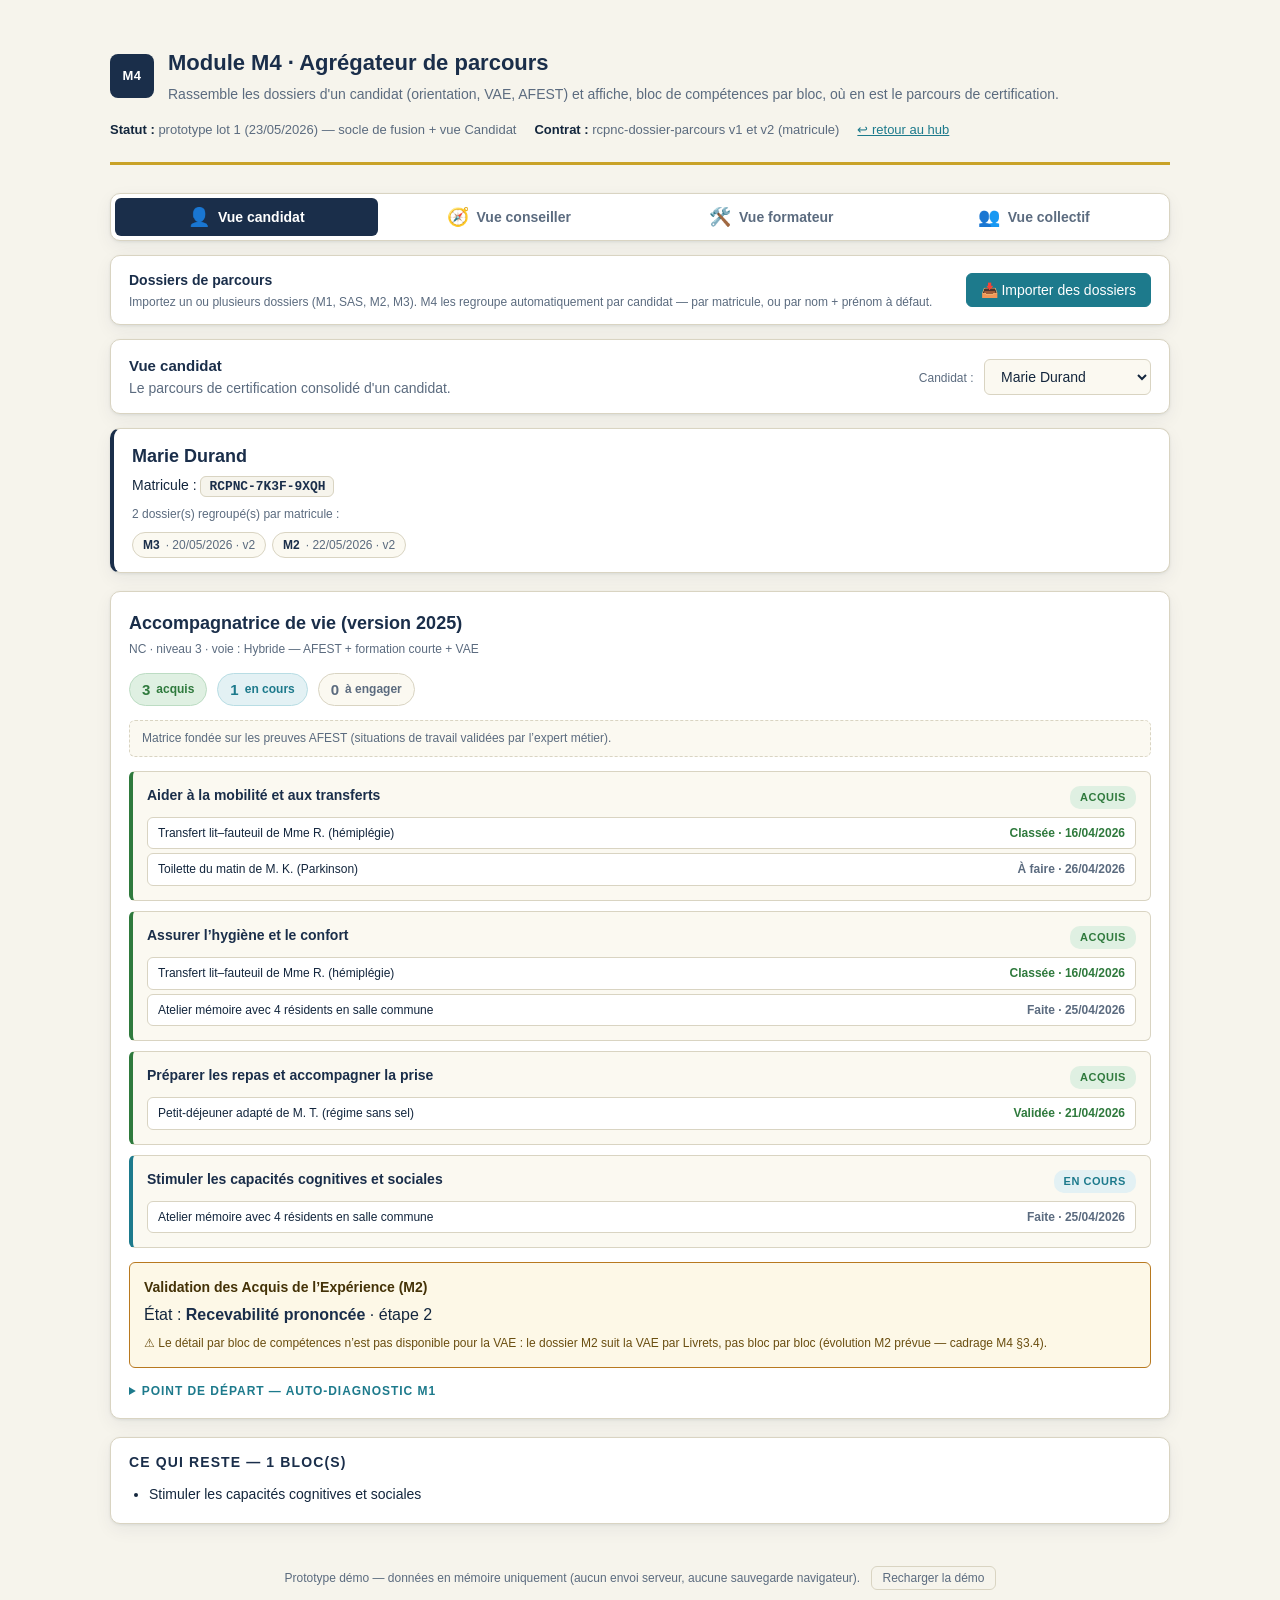
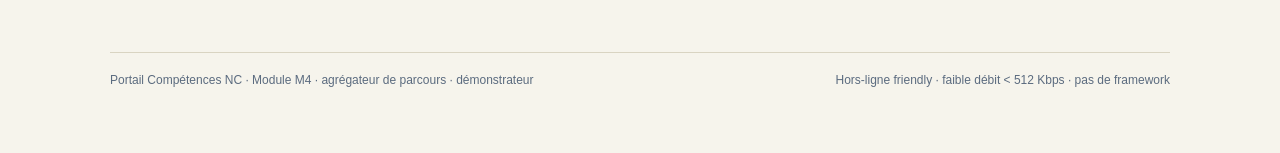
<file: modules/M4-cpus/index.html>
<!DOCTYPE html>
<html lang="fr">
<head>
<meta charset="UTF-8">
<meta name="viewport" content="width=device-width, initial-scale=1, viewport-fit=cover">
<meta name="description" content="Portail Compétences NC — Module M4 — Agrégateur de parcours : rassemble les dossiers d'un candidat et affiche l'avancement bloc de compétences par bloc.">
<title>M4 · Agrégateur de parcours — Portail Compétences NC</title>
<link rel="stylesheet" href="../../shared/css/tokens.css">
<link rel="stylesheet" href="../../shared/css/components.css">
<style>
/* ===========================================================
   M4 · styles spécifiques (en plus du socle partagé)
   Lot 1 — socle de fusion + vue Candidat (mobile-first)
   =========================================================== */

/* Sélecteur de rôle */
.role-switch{display:flex;gap:0;background:var(--card);border:1px solid var(--line);
  border-radius:var(--radius);padding:4px;box-shadow:var(--shadow);
  margin:var(--gap-md) 0;flex-wrap:wrap}
.role-switch button{flex:1;min-width:130px;padding:10px 12px;border:none;background:transparent;
  border-radius:var(--radius-sm);cursor:pointer;font-family:var(--font);font-size:var(--fs-sm);
  font-weight:600;color:var(--muted);transition:background .12s, color .12s;
  display:flex;align-items:center;justify-content:center;gap:8px}
.role-switch button:hover{background:var(--bg-subtle)}
.role-switch button.active{background:var(--navy);color:#fff}
.role-switch button .ic{font-size:18px;line-height:1}

/* Barre d'échange de dossier (import) */
.dossier-bar{background:var(--card);border:1px solid var(--line);border-radius:var(--radius);
  padding:var(--gap-md) var(--gap-lg);margin:var(--gap-md) 0;box-shadow:var(--shadow);
  display:flex;justify-content:space-between;align-items:center;gap:var(--gap-md);flex-wrap:wrap}
.dossier-bar .db-txt{display:flex;flex-direction:column;gap:2px;min-width:240px;flex:1}
.dossier-bar .db-txt strong{color:var(--navy);font-size:var(--fs-sm)}
.dossier-bar .db-txt span{color:var(--muted);font-size:var(--fs-xs);line-height:1.4}
.dossier-bar .db-actions{display:flex;gap:var(--gap-sm);flex-wrap:wrap}

/* Boutons */
.btn{padding:8px 14px;border-radius:var(--radius-sm);border:1px solid var(--line);background:var(--card);
  font-family:var(--font);font-size:var(--fs-sm);color:var(--ink);cursor:pointer;font-weight:500;
  transition:background .12s, border-color .12s}
.btn:hover{background:var(--bg-subtle)}
.btn.primary{background:var(--teal);border-color:var(--teal);color:#fff}
.btn.primary:hover{background:#15616f}
.btn.ghost{background:transparent}

/* Vues */
.view{display:none}
.view.active{display:block}

/* Bandeau identification */
.identity{background:var(--card);border:1px solid var(--line);border-radius:var(--radius);
  padding:var(--gap-md) var(--gap-lg);margin-bottom:var(--gap-md);
  display:flex;justify-content:space-between;align-items:center;flex-wrap:wrap;gap:var(--gap-sm);
  box-shadow:var(--shadow)}
.identity .who{font-weight:600;color:var(--navy);font-size:15px}
.identity .what{color:var(--muted);font-size:var(--fs-sm)}
.identity select{padding:8px 12px;border:1px solid var(--line);border-radius:var(--radius-sm);
  background:var(--bg-subtle);font-family:var(--font);font-size:var(--fs-sm);color:var(--ink);cursor:pointer}

/* Fiche candidat — en-tête */
.fiche{background:var(--card);border:1px solid var(--line);border-left:4px solid var(--navy);
  border-radius:var(--radius);padding:var(--gap-md) var(--gap-lg);margin-bottom:var(--gap-lg);
  box-shadow:var(--shadow)}
.fiche .nom{font-size:var(--fs-h3);color:var(--navy);font-weight:700;margin:0 0 4px}
.fiche .matricule{font-size:var(--fs-sm);margin-bottom:8px}
.fiche .matricule code{background:var(--bg);padding:2px 8px;border-radius:var(--radius-sm);
  border:1px solid var(--line);color:var(--navy);font-weight:600}
.fiche .matricule.parnom{color:var(--warning)}
.fiche .src-chips{display:flex;gap:var(--gap-xs);flex-wrap:wrap;margin-top:8px}
.src-chip{display:inline-flex;align-items:center;gap:6px;font-size:var(--fs-xs);
  background:var(--bg-subtle);border:1px solid var(--line);border-radius:20px;padding:3px 10px;color:var(--muted)}
.src-chip strong{color:var(--navy)}

/* Bloc certification */
.cert-block{background:var(--card);border:1px solid var(--line);border-radius:var(--radius);
  padding:var(--gap-lg);margin-bottom:var(--gap-lg);box-shadow:var(--shadow)}
.cert-block .cert-titre{font-size:var(--fs-h3);color:var(--navy);font-weight:700;margin:0 0 2px}
.cert-block .cert-meta{color:var(--muted);font-size:var(--fs-xs);margin-bottom:var(--gap-md)}

/* Pastilles résumé */
.resume-pills{display:flex;gap:var(--gap-sm);flex-wrap:wrap;margin-bottom:var(--gap-md)}
.pill{display:inline-flex;align-items:center;gap:6px;font-size:var(--fs-xs);font-weight:600;
  border-radius:20px;padding:4px 12px;border:1px solid var(--line)}
.pill .n{font-size:15px;font-weight:700}
.pill.acquis{background:#dff0e2;color:var(--success);border-color:#bcdcc3}
.pill.encours{background:#e3f1f4;color:var(--info);border-color:#b8dde4}
.pill.reste{background:var(--bg-subtle);color:var(--muted)}

/* Note de source de matrice */
.source-note{font-size:var(--fs-xs);color:var(--muted);background:var(--bg-subtle);
  border:1px dashed var(--line);border-radius:var(--radius-sm);padding:8px 12px;margin-bottom:var(--gap-md)}

/* Matrice CPU */
.cpu-list{display:flex;flex-direction:column;gap:var(--gap-sm)}
.cpu-row{border:1px solid var(--line);border-left:4px solid var(--line);border-radius:var(--radius-sm);
  padding:var(--gap-md);background:var(--bg-subtle)}
.cpu-row.acquis{border-left-color:var(--success)}
.cpu-row.en_cours{border-left-color:var(--info)}
.cpu-row.non_commence{border-left-color:var(--muted)}
.cpu-row .cpu-tete{display:flex;justify-content:space-between;align-items:flex-start;gap:var(--gap-sm);flex-wrap:wrap}
.cpu-row .cpu-titre{font-weight:600;color:var(--navy);font-size:var(--fs-sm);line-height:1.35;flex:1;min-width:180px}
.etat-badge{font-size:11px;font-weight:700;text-transform:uppercase;letter-spacing:.05em;
  border-radius:10px;padding:3px 10px;white-space:nowrap}
.etat-badge.acquis{background:#dff0e2;color:var(--success)}
.etat-badge.en_cours{background:#e3f1f4;color:var(--info)}
.etat-badge.non_commence{background:#ecebe3;color:var(--muted)}
.cpu-row .pct-diag{font-size:var(--fs-xs);color:var(--muted);margin-top:6px}
.preuve-list{margin-top:8px;display:flex;flex-direction:column;gap:4px}
.preuve{font-size:var(--fs-xs);color:var(--ink);background:var(--card);border:1px solid var(--line);
  border-radius:var(--radius-sm);padding:6px 10px;display:flex;justify-content:space-between;gap:8px;flex-wrap:wrap}
.preuve .pv-etat{font-weight:600;color:var(--muted);white-space:nowrap}
.preuve .pv-etat.validee,.preuve .pv-etat.classee{color:var(--success)}
.no-preuve{font-size:var(--fs-xs);color:var(--muted);margin-top:6px;font-style:italic}

/* Carte VAE */
.vae-card{margin-top:var(--gap-md);border:1px solid var(--warning);border-radius:var(--radius-sm);
  background:var(--chantier-bg);padding:var(--gap-md)}
.vae-card h4{margin:0 0 4px;color:var(--chantier-strong);font-size:var(--fs-sm)}
.vae-card .vae-statut{font-weight:700;color:var(--navy)}
.vae-card .vae-limite{font-size:var(--fs-xs);color:var(--chantier-ink);margin-top:6px}

/* Panneau diagnostic (repliable) */
.diag-panel{margin-top:var(--gap-md)}
.diag-panel summary{cursor:pointer;font-size:var(--fs-xs);color:var(--teal);font-weight:600;
  text-transform:uppercase;letter-spacing:.08em}
.diag-panel .diag-corps{margin-top:8px;font-size:var(--fs-xs);color:var(--muted)}
.diag-panel .diag-corps .d-cpu{display:flex;justify-content:space-between;gap:8px;
  padding:4px 0;border-bottom:1px solid var(--line)}
.diag-panel .diag-corps .d-cpu:last-child{border-bottom:none}

/* Reste à faire */
.reste-bloc{background:var(--card);border:1px solid var(--line);border-radius:var(--radius);
  padding:var(--gap-md) var(--gap-lg);box-shadow:var(--shadow)}
.reste-bloc h3{margin:0 0 var(--gap-sm);color:var(--navy);font-size:var(--fs-sm);
  text-transform:uppercase;letter-spacing:.08em}
.reste-bloc ul{margin:0;padding-left:20px;color:var(--ink);font-size:var(--fs-sm)}
.reste-bloc li{margin-bottom:3px}

/* Notices */
.notice{padding:var(--gap-md);border-radius:var(--radius-sm);font-size:var(--fs-sm);margin-bottom:var(--gap-md)}
.notice.info{background:#e3f1f4;color:#0e525e;border:1px solid #b8dde4}
.notice.empty{background:var(--bg-subtle);color:var(--muted);text-align:center;border:1px dashed var(--line);padding:var(--gap-xl)}
.notice.placeholder{background:var(--chantier-bg);color:var(--chantier-ink);border:1px solid var(--chantier-border)}
.notice.placeholder strong{color:var(--chantier-strong)}

/* Zone reset */
.reset-zone{margin-top:var(--gap-xl);padding:var(--gap-md);text-align:center;color:var(--muted);font-size:var(--fs-xs)}
.reset-zone button{margin-left:8px;background:transparent;border:1px solid var(--line);
  padding:4px 10px;border-radius:var(--radius-sm);font-size:var(--fs-xs);color:var(--muted);cursor:pointer}
.reset-zone button:hover{color:var(--danger);border-color:var(--danger)}

@media (max-width:480px){
  .container{padding:var(--gap-lg) 14px 56px}
  .identity{flex-direction:column;align-items:stretch}
  .identity select{width:100%}
}
</style>
</head>
<body>
<div class="container">

<header class="hub">
  <div class="brand">
    <div class="mark">M4</div>
    <div>
      <h1>Module M4 · Agrégateur de parcours</h1>
      <div class="sub">Rassemble les dossiers d'un candidat (orientation, VAE, AFEST) et affiche, bloc de compétences par bloc, où en est le parcours de certification.</div>
    </div>
  </div>
  <div class="meta">
    <span><strong>Statut :</strong> prototype lot 1 (23/05/2026) — socle de fusion + vue Candidat</span>
    <span><strong>Contrat :</strong> rcpnc-dossier-parcours v1 et v2 (matricule)</span>
    <span><a href="../../index.html">↩ retour au hub</a></span>
  </div>
</header>

<div class="role-switch" id="roleSwitch">
  <button data-role="candidat" class="active"><span class="ic">👤</span><span>Vue candidat</span></button>
  <button data-role="conseiller"><span class="ic">🧭</span><span>Vue conseiller</span></button>
  <button data-role="formateur"><span class="ic">🛠️</span><span>Vue formateur</span></button>
  <button data-role="collectif"><span class="ic">👥</span><span>Vue collectif</span></button>
</div>

<!-- Barre d'échange : import multi-fichiers -->
<div class="dossier-bar">
  <div class="db-txt">
    <strong>Dossiers de parcours</strong>
    <span>Importez un ou plusieurs dossiers (M1, SAS, M2, M3). M4 les regroupe automatiquement par candidat — par matricule, ou par nom + prénom à défaut.</span>
  </div>
  <div class="db-actions">
    <button class="btn primary" onclick="document.getElementById('m4-import-file').click()">📥 Importer des dossiers</button>
    <input type="file" id="m4-import-file" accept="application/json,.json" multiple style="display:none">
  </div>
</div>

<!-- ============================================================
     VUE CANDIDAT
     ============================================================ -->
<section class="view active" id="view-candidat">

  <div class="identity">
    <div>
      <div class="who">Vue candidat</div>
      <div class="what">Le parcours de certification consolidé d'un candidat.</div>
    </div>
    <div>
      <label for="cand-select" style="font-size:var(--fs-xs);color:var(--muted);margin-right:6px">Candidat :</label>
      <select id="cand-select"></select>
    </div>
  </div>

  <div id="cand-fiche"></div>
  <div id="cand-corps"></div>

</section>

<!-- ============================================================
     VUES CONSEILLER / FORMATEUR / COLLECTIF — placeholders lot 2-3
     ============================================================ -->
<section class="view" id="view-conseiller"></section>
<section class="view" id="view-formateur"></section>
<section class="view" id="view-collectif"></section>

<div class="reset-zone">
  Prototype démo — données en mémoire uniquement (aucun envoi serveur, aucune sauvegarde navigateur).
  <button onclick="M4.resetDemo()">Recharger la démo</button>
</div>

<footer>
  <div>Portail Compétences NC · Module M4 · agrégateur de parcours · démonstrateur</div>
  <div>Hors-ligne friendly · faible débit &lt; 512 Kbps · pas de framework</div>
</footer>

</div><!-- /container -->

<script src="../../shared/data/enums.js"></script>
<script>
(function(){
  'use strict';

  // ============================================================
  // ACCÈS AUX ÉNUMÉRATIONS PARTAGÉES (dette D2)
  // ============================================================
  var ENUMS = (typeof window !== 'undefined' && window.RCPNC_ENUMS) ? window.RCPNC_ENUMS : null;
  function fmtFormat(){ return ENUMS ? ENUMS.FORMAT : 'rcpnc-dossier-parcours'; }
  function libVoie(v){
    if(ENUMS && ENUMS.VOIES_M1_LABELS && ENUMS.VOIES_M1_LABELS[v]) return ENUMS.VOIES_M1_LABELS[v];
    if(ENUMS && ENUMS.ROUTING_LABELS && ENUMS.ROUTING_LABELS[v]) return ENUMS.ROUTING_LABELS[v];
    return v || '—';
  }
  function libEtatSituation(e){
    if(ENUMS && ENUMS.ETATS_SITUATION_LABELS && ENUMS.ETATS_SITUATION_LABELS[e]) return ENUMS.ETATS_SITUATION_LABELS[e];
    return e || '—';
  }

  // ============================================================
  // DONNÉES DE DÉMONSTRATION — 3 candidats, dossiers v2 (matricule)
  // Candidat A : 2 dossiers (M3 + M2) même matricule → fusion.
  // Candidat B : 1 dossier M3. Candidat C : 1 dossier M2.
  // ============================================================
  var DEMO_DOSSIERS = [
    // --- Candidat A — dossier M3 (AFEST) ---
    {
      _meta:{format:'rcpnc-dossier-parcours', version:2, exportedFrom:'M3',
             exportedAt:'2026-05-20T03:10:00.000Z', phase:'afest_en_cours'},
      candidat:{id:'RCPNC-7K3F-9XQH', nom:'Durand', prenom:'Marie'},
      diagnostic:{
        cert:{id:'nc-28', name:'Accompagnatrice de vie (version 2025)', type:'NC', level:3},
        orientation:'hybride', scoreGlobal:54,
        cpuScores:[
          {id:'d1', title:'Aide à la mobilité', pct:62},
          {id:'d2', title:'Hygiène et confort', pct:58},
          {id:'d3', title:'Préparation des repas', pct:47},
          {id:'d4', title:'Stimulation cognitive et sociale', pct:40}
        ],
        experience:4, profile:'aide à domicile', workInField:'oui',
        educationLevel:'CAP', date:'2026-04-02', sourceModule:'M1_v3'
      },
      validation:{
        conseiller:{nom:'Tein', prenom:'Hélène', structure:'PRC Nouméa', type:'PRC'},
        entretien:{date:'2026-04-10', modalite:'visio', compte_rendu:'Parcours hybride retenu.'},
        routing:'hybride_AFEST_FC',
        certification_visee:{id:'nc-28', name:'Accompagnatrice de vie (version 2025)', amendee:false, raison_amendement:''},
        cpu_confirmes:{total:false, cpus:['Aide à la mobilité','Hygiène et confort','Préparation des repas','Stimulation cognitive et sociale']},
        financement_info_affiche:'demandeur_emploi',
        livret_1_prerempli:{identite:{nom:'Durand', prenom:'Marie', email:'m.durand@example.nc', telephone:'77 00 00', statut:'demandeur_emploi'},
          niveaux:{partie_1_identite:'complet', partie_2_experience:'partiel', partie_3_diplomes:'partiel', partie_4_declaration:'non_prerempli', partie_5_pieces_justif:'non_prerempli'}},
        valide_le:'2026-04-10'
      },
      afest:{
        certifId:'nc-28',
        apprenant:{id:'a1', nom:'Durand', prenom:'Marie'},
        cpus:[
          {id:'c1', nom:'Aider à la mobilité et aux transferts'},
          {id:'c2', nom:'Assurer l’hygiène et le confort'},
          {id:'c3', nom:'Préparer les repas et accompagner la prise'},
          {id:'c4', nom:'Stimuler les capacités cognitives et sociales'}
        ],
        situations:[
          {id:'s1', intitule:'Transfert lit–fauteuil de Mme R. (hémiplégie)', etat:'classee',
           cpuIds:['c1','c2'], dateCreation:'2026-04-15', dateValidation:'2026-04-16'},
          {id:'s2', intitule:'Petit-déjeuner adapté de M. T. (régime sans sel)', etat:'validee',
           cpuIds:['c3'], dateCreation:'2026-04-20', dateValidation:'2026-04-21'},
          {id:'s3', intitule:'Atelier mémoire avec 4 résidents en salle commune', etat:'faite',
           cpuIds:['c4','c2'], dateCreation:'2026-04-25', dateValidation:null},
          {id:'s4', intitule:'Toilette du matin de M. K. (Parkinson)', etat:'afaire',
           cpuIds:['c1'], dateCreation:'2026-04-26', dateValidation:null}
        ],
        cpu_valides:['c1','c2','c3'],
        derniere_maj:'2026-05-20T03:10:00.000Z'
      }
    },
    // --- Candidat A — dossier M2 (VAE), même matricule, plus récent ---
    {
      _meta:{format:'rcpnc-dossier-parcours', version:2, exportedFrom:'M2',
             exportedAt:'2026-05-22T22:40:00.000Z', phase:'dossier_vae'},
      candidat:{id:'RCPNC-7K3F-9XQH', nom:'Durand', prenom:'Marie'},
      diagnostic:{
        cert:{id:'nc-28', name:'Accompagnatrice de vie (version 2025)', type:'NC', level:3},
        orientation:'hybride', scoreGlobal:54,
        cpuScores:[
          {id:'d1', title:'Aide à la mobilité', pct:62},
          {id:'d2', title:'Hygiène et confort', pct:58},
          {id:'d3', title:'Préparation des repas', pct:47},
          {id:'d4', title:'Stimulation cognitive et sociale', pct:40}
        ],
        experience:4, profile:'aide à domicile', workInField:'oui',
        educationLevel:'CAP', date:'2026-04-02', sourceModule:'M1_v3'
      },
      dossierVAE:{
        statut:'recevable', etape:2, certificationId:'nc-28',
        dateCreation:'2026-04-28T00:00:00.000Z', dateMAJ:'2026-05-22T22:40:00.000Z',
        livret1:{identite:{nom:'Durand', prenom:'Marie', dateNaissance:'1989-03-12',
          lieuNaissance:'Koné', adresse:'12 rue des Flamboyants', codePostal:'98800',
          commune:'Nouméa', telephone:'77 00 00', email:'m.durand@example.nc',
          nationalite:'française', situationFamiliale:'célibataire'},
          experiences:[{poste:'Aide à domicile', annees:4}], diplomes:[{intitule:'CAP', annee:2009}],
          declarationHonneur1:true, declarationPieces:false}
      }
    },
    // --- Candidat B — dossier M3 (AFEST) ---
    {
      _meta:{format:'rcpnc-dossier-parcours', version:2, exportedFrom:'M3',
             exportedAt:'2026-05-19T08:00:00.000Z', phase:'afest_en_cours'},
      candidat:{id:'RCPNC-4M8T-2WPR', nom:'Diahou', prenom:'Jean-Pierre'},
      diagnostic:{
        cert:{id:'tp-03', name:'TP Agent de maintenance du bâtiment', type:'TP', level:3},
        orientation:'hybride', scoreGlobal:61,
        cpuScores:[
          {id:'d1', title:'Plomberie courante', pct:70},
          {id:'d2', title:'Maintenance électrique', pct:55},
          {id:'d3', title:'Peinture et finition', pct:60}
        ],
        experience:6, profile:'ouvrier polyvalent', workInField:'oui',
        educationLevel:'BEP', date:'2026-04-05', sourceModule:'M1_v3'
      },
      validation:{
        conseiller:{nom:'Goro', prenom:'Patrick', structure:'OF', type:'OF'},
        entretien:{date:'2026-04-12', modalite:'presentiel', compte_rendu:'AFEST + formation courte.'},
        routing:'hybride_AFEST_FC',
        certification_visee:{id:'tp-03', name:'TP Agent de maintenance du bâtiment', amendee:false, raison_amendement:''},
        cpu_confirmes:{total:false, cpus:['Plomberie courante','Maintenance électrique de base','Peinture et finition','Revêtements de sol']},
        financement_info_affiche:'salarie',
        livret_1_prerempli:{identite:{nom:'Diahou', prenom:'Jean-Pierre', email:'jp.diahou@example.nc', telephone:'78 11 22', statut:'salarie'},
          niveaux:{partie_1_identite:'complet', partie_2_experience:'complet', partie_3_diplomes:'partiel', partie_4_declaration:'non_prerempli', partie_5_pieces_justif:'non_prerempli'}},
        valide_le:'2026-04-12'
      },
      afest:{
        certifId:'tp-03',
        apprenant:{id:'a2', nom:'Diahou', prenom:'Jean-Pierre'},
        cpus:[
          {id:'c1', nom:'Réaliser les interventions de plomberie courante'},
          {id:'c2', nom:'Effectuer la maintenance électrique de base'},
          {id:'c3', nom:'Réaliser les travaux de peinture et finition'},
          {id:'c4', nom:'Diagnostiquer et réparer les revêtements de sol'}
        ],
        situations:[
          {id:'s1', intitule:'Remplacement du mitigeur — villa rue Olry', etat:'validee',
           cpuIds:['c1'], dateCreation:'2026-04-18', dateValidation:'2026-04-19'},
          {id:'s2', intitule:'Diagnostic panne éclairage — appartement 3B', etat:'faite',
           cpuIds:['c2'], dateCreation:'2026-04-24', dateValidation:null},
          {id:'s3', intitule:'Peinture de la cage d’escalier (2 niveaux)', etat:'encours',
           cpuIds:['c3'], dateCreation:'2026-04-26', dateValidation:null}
        ],
        cpu_valides:['c1'],
        derniere_maj:'2026-05-19T08:00:00.000Z'
      }
    },
    // --- Candidat C — dossier M2 (VAE) ---
    {
      _meta:{format:'rcpnc-dossier-parcours', version:2, exportedFrom:'M2',
             exportedAt:'2026-05-21T01:15:00.000Z', phase:'dossier_vae'},
      candidat:{id:'RCPNC-2H6D-8VRN', nom:'Vakié', prenom:'Émilie'},
      diagnostic:{
        cert:{id:'tp-09', name:'TP Commis de cuisine', type:'TP', level:3},
        orientation:'vae', scoreGlobal:72,
        cpuScores:[
          {id:'d1', title:'Mise en place du poste', pct:78},
          {id:'d2', title:'Préparations préliminaires', pct:74},
          {id:'d3', title:'Cuisson des entrées', pct:66},
          {id:'d4', title:'Dressage et envoi', pct:70}
        ],
        experience:7, profile:'employée de restauration', workInField:'oui',
        educationLevel:'sans diplôme', date:'2026-04-03', sourceModule:'M1_v3'
      },
      validation:{
        conseiller:{nom:'Tein', prenom:'Hélène', structure:'PRC Nouméa', type:'PRC'},
        entretien:{date:'2026-04-09', modalite:'telephone', compte_rendu:'VAE directe, expérience solide.'},
        routing:'VAE_directe',
        certification_visee:{id:'tp-09', name:'TP Commis de cuisine', amendee:false, raison_amendement:''},
        cpu_confirmes:{total:true, cpus:['Mettre en place le poste de travail','Réaliser les préparations préliminaires','Cuisiner les entrées et entremets simples','Dresser et envoyer les plats']},
        financement_info_affiche:'salarie',
        livret_1_prerempli:{identite:{nom:'Vakié', prenom:'Émilie', email:'e.vakie@example.nc', telephone:'79 33 44', statut:'salarie'},
          niveaux:{partie_1_identite:'complet', partie_2_experience:'complet', partie_3_diplomes:'complet', partie_4_declaration:'partiel', partie_5_pieces_justif:'partiel'}},
        valide_le:'2026-04-09'
      },
      dossierVAE:{
        statut:'recevable', etape:2, certificationId:'tp-09',
        dateCreation:'2026-04-15T00:00:00.000Z', dateMAJ:'2026-05-21T01:15:00.000Z',
        livret1:{identite:{nom:'Vakié', prenom:'Émilie', dateNaissance:'1985-09-30',
          lieuNaissance:'Nouméa', adresse:'5 lotissement du Mont-Coffyn', codePostal:'98800',
          commune:'Nouméa', telephone:'79 33 44', email:'e.vakie@example.nc',
          nationalite:'française', situationFamiliale:'mariée'},
          experiences:[{poste:'Employée de restauration', annees:7}], diplomes:[],
          declarationHonneur1:true, declarationPieces:true}
      }
    }
  ];

  // ============================================================
  // ÉTAT (en mémoire — pas de localStorage, R16)
  // ============================================================
  var state = {
    dossiers: clone(DEMO_DOSSIERS),
    currentRole: 'candidat',
    currentCandidatCle: null
  };

  function clone(o){ return JSON.parse(JSON.stringify(o)); }

  // ============================================================
  // UTILITAIRES
  // ============================================================
  function escapeHtml(s){
    if(s == null) return '';
    return String(s).replace(/[&<>"']/g, function(c){
      return {'&':'&amp;','<':'&lt;','>':'&gt;','"':'&quot;',"'":'&#39;'}[c];
    });
  }

  function normalise(s){
    return String(s == null ? '' : s)
      .toLowerCase()
      .normalize('NFD').replace(/[\u0300-\u036f]/g, '')
      .trim().replace(/\s+/g, ' ');
  }

  function fmtDate(iso){
    if(!iso) return '—';
    var d = String(iso).slice(0,10).split('-');
    if(d.length !== 3) return String(iso);
    return d[2] + '/' + d[1] + '/' + d[0];
  }

  // ============================================================
  // MOTEUR DE FUSION — coeur du lot 1
  // ============================================================

  // Un dossier est valide s'il porte l'enveloppe _meta au bon format.
  function estDossierValide(p){
    return !!(p && p._meta && p._meta.format === fmtFormat());
  }

  // Identité lisible : première source disponible.
  function identiteDe(p){
    var c = p.candidat;
    if(c && (c.nom || c.prenom)) return {nom:c.nom||'', prenom:c.prenom||''};
    var v = p.validation && p.validation.livret_1_prerempli && p.validation.livret_1_prerempli.identite;
    if(v && (v.nom || v.prenom)) return {nom:v.nom||'', prenom:v.prenom||''};
    var d = p.candidat_dispos;
    if(d && (d.nom || d.prenom)) return {nom:d.nom||'', prenom:d.prenom||''};
    var l = p.dossierVAE && p.dossierVAE.livret1 && p.dossierVAE.livret1.identite;
    if(l && (l.nom || l.prenom)) return {nom:l.nom||'', prenom:l.prenom||''};
    var a = p.afest && p.afest.apprenant;
    if(a && (a.nom || a.prenom)) return {nom:a.nom||'', prenom:a.prenom||''};
    return {nom:'', prenom:''};
  }

  // Clé de candidat : matricule prioritaire, repli nom+prénom normalisés.
  function cleCandidat(p){
    var c = p.candidat;
    if(c && c.id){ return {cle:'id:' + c.id, parMatricule:true}; }
    var id = identiteDe(p);
    return {cle:'nom:' + normalise(id.nom + '|' + id.prenom), parMatricule:false};
  }

  var BLOCS = ['candidat','diagnostic','candidat_dispos','validation','reassignation','dossierVAE','afest'];

  // Regroupe une liste de dossiers bruts en candidats consolidés.
  function consolide(dossiers){
    var groupes = {};
    var ordre = [];
    (dossiers || []).forEach(function(p){
      if(!estDossierValide(p)) return;
      var k = cleCandidat(p);
      var cand = groupes[k.cle];
      if(!cand){
        cand = groupes[k.cle] = {
          cle:k.cle, parMatricule:k.parMatricule,
          matricule:(p.candidat && p.candidat.id) || null,
          nom:'', prenom:'',
          blocs:{}, sources:[]
        };
        ordre.push(k.cle);
      }
      var id = identiteDe(p);
      if(!cand.nom && id.nom) cand.nom = id.nom;
      if(!cand.prenom && id.prenom) cand.prenom = id.prenom;
      if(!cand.matricule && p.candidat && p.candidat.id) cand.matricule = p.candidat.id;

      var at = (p._meta && p._meta.exportedAt) || '';
      cand.sources.push({
        from:(p._meta && p._meta.exportedFrom) || '?',
        phase:(p._meta && p._meta.phase) || '',
        at:at,
        version:(p._meta && p._meta.version) || 1
      });
      // Union des blocs : en cas de conflit, le plus récent (exportedAt) gagne.
      BLOCS.forEach(function(b){
        if(p[b] == null) return;
        var ex = cand.blocs[b];
        if(!ex || at >= ex.at){ cand.blocs[b] = {data:p[b], at:at, from:(p._meta && p._meta.exportedFrom) || '?'}; }
      });
    });
    return ordre.map(function(k){ return groupes[k]; });
  }

  // ============================================================
  // MODÈLE CPU INTERNE — construit la matrice d'un parcours
  // ============================================================

  // Matrice CPU d'une certification. Une seule source pilote la matrice,
  // par ordre de priorité : preuves AFEST > CPU confirmés conseiller > auto-diagnostic M1.
  function construitMatrice(certId, diagnostic, validation, afest){
    // Source 1 — AFEST : seules vraies preuves de compétence.
    if(afest && Array.isArray(afest.situations) &&
       (afest.certifId === certId || certId === 'cert-inconnue')){
      var labels = {};
      (afest.cpus || []).forEach(function(c){ if(c && c.id) labels[c.id] = c.nom || c.id; });
      var ordre = [];
      afest.situations.forEach(function(s){
        (s.cpuIds || []).forEach(function(cid){ if(ordre.indexOf(cid) === -1) ordre.push(cid); });
      });
      (afest.cpus || []).forEach(function(c){ if(c && c.id && ordre.indexOf(c.id) === -1) ordre.push(c.id); });
      var cpusA = ordre.map(function(cid, i){
        var sits = afest.situations.filter(function(s){ return (s.cpuIds || []).indexOf(cid) !== -1; });
        var acquis = sits.some(function(s){ return s.etat === 'validee' || s.etat === 'classee'; });
        var etat = acquis ? 'acquis' : (sits.length > 0 ? 'en_cours' : 'non_commence');
        return {
          cle:cid,
          titre:labels[cid] || ('Bloc de compétences ' + (i+1)),
          etat:etat,
          pctDiag:null,
          preuves:sits.map(function(s){
            return {intitule:s.intitule || ('Situation ' + s.id), etat:s.etat,
                    date:s.dateValidation || s.dateCreation || null};
          })
        };
      });
      return {source:'afest', cpus:cpusA};
    }
    // Source 2 — CPU confirmés par le conseiller (visés, sans preuve encore).
    if(validation && validation.cpu_confirmes && Array.isArray(validation.cpu_confirmes.cpus) &&
       validation.cpu_confirmes.cpus.length){
      var cpusV = validation.cpu_confirmes.cpus.map(function(lab, i){
        return {cle:'vc' + i, titre:String(lab), etat:'non_commence', pctDiag:null, preuves:[]};
      });
      return {source:'validation', cpus:cpusV};
    }
    // Source 3 — auto-diagnostic M1.
    if(diagnostic && Array.isArray(diagnostic.cpuScores) && diagnostic.cpuScores.length){
      var cpusD = diagnostic.cpuScores.map(function(c, i){
        var pct = (c.pct != null) ? c.pct : (c.score != null ? c.score : null);
        return {cle:c.id || ('dg' + i), titre:c.title || c.name || ('Compétence ' + (i+1)),
                etat:'non_commence', pctDiag:pct, preuves:[]};
      });
      return {source:'diagnostic', cpus:cpusD};
    }
    return {source:'aucune', cpus:[]};
  }

  function resumeMatrice(matrice){
    var r = {acquis:0, enCours:0, nonCommence:0, total:matrice.cpus.length};
    matrice.cpus.forEach(function(c){
      if(c.etat === 'acquis') r.acquis++;
      else if(c.etat === 'en_cours') r.enCours++;
      else r.nonCommence++;
    });
    return r;
  }

  // Construit le parcours dérivé d'un candidat consolidé.
  function deriveParcours(cand){
    var b = cand.blocs;
    var diagnostic = b.diagnostic ? b.diagnostic.data : null;
    var validation = b.validation ? b.validation.data : null;
    var afest = b.afest ? b.afest.data : null;
    var vae = b.dossierVAE ? b.dossierVAE.data : null;

    var certs = {};
    var ordreCert = [];
    function ajouteCert(id, nom, type, niveau){
      if(!id) return;
      if(!certs[id]){
        certs[id] = {id:id, nom:nom || id, type:type || '', niveau:(niveau != null ? niveau : '')};
        ordreCert.push(id);
      } else {
        var c = certs[id];
        if(nom && (!c.nom || c.nom === id)) c.nom = nom;
        if(type && !c.type) c.type = type;
        if(niveau != null && c.niveau === '') c.niveau = niveau;
      }
    }
    if(diagnostic && diagnostic.cert)
      ajouteCert(diagnostic.cert.id, diagnostic.cert.name, diagnostic.cert.type, diagnostic.cert.level);
    if(validation && validation.certification_visee)
      ajouteCert(validation.certification_visee.id, validation.certification_visee.name);
    if(afest && afest.certifId) ajouteCert(afest.certifId);
    if(vae && vae.certificationId) ajouteCert(vae.certificationId);

    if(ordreCert.length === 0 && (afest || vae || diagnostic)){
      ajouteCert('cert-inconnue', 'Certification non précisée');
    }

    var certifications = ordreCert.map(function(cid){
      var c = certs[cid];
      var matrice = construitMatrice(cid, diagnostic, validation, afest);
      var vaeCard = null;
      if(vae && (!vae.certificationId || vae.certificationId === cid || ordreCert.length === 1)){
        vaeCard = {statut:vae.statut || '—', etape:(vae.etape != null ? vae.etape : null)};
      }
      var orientation = diagnostic ? diagnostic.orientation : (validation ? validation.routing : null);
      return {
        id:c.id, nom:c.nom, type:c.type, niveau:c.niveau,
        orientation:orientation,
        matrice:matrice,
        resume:resumeMatrice(matrice),
        vae:vaeCard,
        cpuScoresDiag:(diagnostic && Array.isArray(diagnostic.cpuScores)) ? diagnostic.cpuScores : null
      };
    });
    return {certifications:certifications};
  }

  // ============================================================
  // RENDU — VUE CANDIDAT
  // ============================================================
  var SOURCE_NOTE = {
    afest:'Matrice fondée sur les preuves AFEST (situations de travail validées par l’expert métier).',
    validation:'Matrice fondée sur les blocs de compétences confirmés par le conseiller — preuves à apporter.',
    diagnostic:'Matrice fondée sur l’auto-diagnostic M1 — point de départ déclaratif, sans preuve.',
    aucune:'Aucun bloc de compétences identifié dans les dossiers de ce candidat.'
  };
  var ETAT_LIB = {acquis:'Acquis', en_cours:'En cours', non_commence:'À engager'};
  var VAE_LIB = {brouillon:'Dossier en cours de constitution', recevable:'Recevabilité prononcée', certifie:'Certification obtenue'};

  function renderCandidat(){
    var candidats = consolide(state.dossiers);
    M4._candidats = candidats;

    var sel = document.getElementById('cand-select');
    var fiche = document.getElementById('cand-fiche');
    var corps = document.getElementById('cand-corps');

    if(candidats.length === 0){
      sel.innerHTML = '';
      fiche.innerHTML = '';
      corps.innerHTML = '<div class="notice empty">Aucun dossier chargé. Importez des dossiers de parcours pour afficher un parcours candidat.</div>';
      return;
    }

    if(!state.currentCandidatCle || !candidats.some(function(c){ return c.cle === state.currentCandidatCle; })){
      state.currentCandidatCle = candidats[0].cle;
    }
    sel.innerHTML = candidats.map(function(c){
      var nom = ((c.prenom || '') + ' ' + (c.nom || '')).trim() || '(candidat sans nom)';
      return '<option value="' + escapeHtml(c.cle) + '"' +
             (c.cle === state.currentCandidatCle ? ' selected' : '') + '>' + escapeHtml(nom) + '</option>';
    }).join('');
    sel.onchange = function(e){ state.currentCandidatCle = e.target.value; render(); };

    var cand = candidats.filter(function(c){ return c.cle === state.currentCandidatCle; })[0];

    // --- Fiche candidat ---
    var nomComplet = ((cand.prenom || '') + ' ' + (cand.nom || '')).trim() || '(candidat sans nom)';
    var matHtml;
    if(cand.matricule){
      matHtml = '<div class="matricule">Matricule : <code>' + escapeHtml(cand.matricule) + '</code></div>';
    } else {
      matHtml = '<div class="matricule parnom">⚠ Pas de matricule — candidat apparié par nom + prénom (dossier antérieur au format v2).</div>';
    }
    var chips = cand.sources.map(function(s){
      return '<span class="src-chip"><strong>' + escapeHtml(s.from) + '</strong>' +
             (s.at ? ' · ' + fmtDate(s.at) : '') + ' · v' + escapeHtml(s.version) + '</span>';
    }).join('');
    fiche.innerHTML =
      '<div class="fiche">' +
        '<div class="nom">' + escapeHtml(nomComplet) + '</div>' +
        matHtml +
        '<div style="font-size:var(--fs-xs);color:var(--muted)">' + cand.sources.length +
          ' dossier(s) regroupé(s) ' + (cand.parMatricule ? 'par matricule' : 'par nom + prénom') + ' :</div>' +
        '<div class="src-chips">' + chips + '</div>' +
      '</div>';

    // --- Corps : certifications ---
    var par = deriveParcours(cand);
    if(par.certifications.length === 0){
      corps.innerHTML = '<div class="notice info">Ce candidat n’a aucune certification identifiable dans ses dossiers.</div>';
      return;
    }
    corps.innerHTML = par.certifications.map(renderCertBlock).join('') + renderReste(par);
  }

  function renderCertBlock(cert){
    var meta = [];
    if(cert.type) meta.push(escapeHtml(cert.type));
    if(cert.niveau !== '' && cert.niveau != null) meta.push('niveau ' + escapeHtml(cert.niveau));
    if(cert.orientation) meta.push('voie : ' + escapeHtml(libVoie(cert.orientation)));

    var r = cert.resume;
    var pills =
      '<span class="pill acquis"><span class="n">' + r.acquis + '</span> acquis</span>' +
      '<span class="pill encours"><span class="n">' + r.enCours + '</span> en cours</span>' +
      '<span class="pill reste"><span class="n">' + r.nonCommence + '</span> à engager</span>';

    var matriceHtml;
    if(cert.matrice.cpus.length === 0){
      matriceHtml = '<div class="no-preuve">' + escapeHtml(SOURCE_NOTE.aucune) + '</div>';
    } else {
      matriceHtml =
        '<div class="source-note">' + escapeHtml(SOURCE_NOTE[cert.matrice.source] || '') + '</div>' +
        '<div class="cpu-list">' + cert.matrice.cpus.map(renderCpuRow).join('') + '</div>';
    }

    var vaeHtml = '';
    if(cert.vae){
      vaeHtml =
        '<div class="vae-card">' +
          '<h4>Validation des Acquis de l’Expérience (M2)</h4>' +
          '<div>État : <span class="vae-statut">' + escapeHtml(VAE_LIB[cert.vae.statut] || cert.vae.statut) + '</span>' +
            (cert.vae.etape != null ? ' · étape ' + escapeHtml(cert.vae.etape) : '') + '</div>' +
          '<div class="vae-limite">⚠ Le détail par bloc de compétences n’est pas disponible pour la VAE : ' +
            'le dossier M2 suit la VAE par Livrets, pas bloc par bloc (évolution M2 prévue — cadrage M4 §3.4).</div>' +
        '</div>';
    }

    var diagHtml = '';
    if(cert.cpuScoresDiag && cert.matrice.source !== 'diagnostic'){
      diagHtml =
        '<details class="diag-panel"><summary>Point de départ — auto-diagnostic M1</summary>' +
          '<div class="diag-corps">' +
          cert.cpuScoresDiag.map(function(c){
            var pct = (c.pct != null) ? c.pct : (c.score != null ? c.score : null);
            return '<div class="d-cpu"><span>' + escapeHtml(c.title || c.name || 'Compétence') + '</span>' +
                   '<span>' + (pct != null ? escapeHtml(pct) + ' %' : '—') + '</span></div>';
          }).join('') +
          '</div></details>';
    }

    return '<div class="cert-block">' +
      '<div class="cert-titre">' + escapeHtml(cert.nom) + '</div>' +
      '<div class="cert-meta">' + meta.join(' · ') + '</div>' +
      '<div class="resume-pills">' + pills + '</div>' +
      matriceHtml + vaeHtml + diagHtml +
    '</div>';
  }

  function renderCpuRow(cpu){
    var preuves;
    if(cpu.preuves.length > 0){
      preuves = '<div class="preuve-list">' + cpu.preuves.map(function(p){
        return '<div class="preuve"><span>' + escapeHtml(p.intitule) + '</span>' +
               '<span class="pv-etat ' + escapeHtml(p.etat) + '">' + escapeHtml(libEtatSituation(p.etat)) +
               (p.date ? ' · ' + fmtDate(p.date) : '') + '</span></div>';
      }).join('') + '</div>';
    } else {
      preuves = '<div class="no-preuve">Aucune preuve enregistrée pour ce bloc.</div>';
    }
    var pct = (cpu.pctDiag != null)
      ? '<div class="pct-diag">Auto-diagnostic M1 : ' + escapeHtml(cpu.pctDiag) + ' %</div>' : '';
    return '<div class="cpu-row ' + escapeHtml(cpu.etat) + '">' +
      '<div class="cpu-tete">' +
        '<div class="cpu-titre">' + escapeHtml(cpu.titre) + '</div>' +
        '<span class="etat-badge ' + escapeHtml(cpu.etat) + '">' + escapeHtml(ETAT_LIB[cpu.etat] || cpu.etat) + '</span>' +
      '</div>' + pct + preuves +
    '</div>';
  }

  function renderReste(par){
    var manquants = [];
    par.certifications.forEach(function(cert){
      cert.matrice.cpus.forEach(function(cpu){
        if(cpu.etat !== 'acquis') manquants.push(cpu.titre);
      });
    });
    if(manquants.length === 0){
      return '<div class="reste-bloc"><h3>Ce qui reste</h3>' +
        '<div style="font-size:var(--fs-sm);color:var(--success)">Tous les blocs de compétences identifiés sont acquis. 🎉</div></div>';
    }
    return '<div class="reste-bloc"><h3>Ce qui reste — ' + manquants.length + ' bloc(s)</h3><ul>' +
      manquants.map(function(t){ return '<li>' + escapeHtml(t) + '</li>'; }).join('') + '</ul></div>';
  }

  // ============================================================
  // RENDU — VUES PLACEHOLDER (lot 2-3)
  // ============================================================
  function renderPlaceholder(role){
    var conf = {
      conseiller:{titre:'Vue conseiller', lot:'lot 2',
        txt:'Portefeuille de N candidats avec leur taux d’avancement, clic vers la vue candidat.'},
      formateur:{titre:'Vue formateur / expert métier', lot:'lot 3',
        txt:'Lecture des preuves AFEST : quelles situations couvrent quels blocs, ce qui manque pour compléter un bloc.'},
      collectif:{titre:'Vue collectif', lot:'lot 3',
        txt:'Pilotage d’une cohorte : matrice candidats × blocs de compétences (VAE collective, AFEST collectif, formation courte vers l’emploi).'}
    }[role];
    var el = document.getElementById('view-' + role);
    el.innerHTML =
      '<div class="notice placeholder">' +
        '<strong>' + escapeHtml(conf.titre) + ' — prévue au ' + escapeHtml(conf.lot) + ' de la construction de M4.</strong><br>' +
        escapeHtml(conf.txt) + '<br><br>' +
        'Le moteur de fusion qui alimentera cette vue est déjà en place (lot 1) : ' +
        'il regroupe les dossiers par candidat et calcule la matrice des blocs de compétences. ' +
        'Cette vue n’est qu’une présentation différente du même moteur.' +
      '</div>';
  }

  // ============================================================
  // SÉLECTEUR DE RÔLE
  // ============================================================
  function appliqueRole(role){
    state.currentRole = role;
    var boutons = document.querySelectorAll('#roleSwitch button');
    for(var i = 0; i < boutons.length; i++){
      boutons[i].classList.toggle('active', boutons[i].getAttribute('data-role') === role);
    }
    var vues = document.querySelectorAll('.view');
    for(var j = 0; j < vues.length; j++){ vues[j].classList.remove('active'); }
    var cible = document.getElementById('view-' + role);
    if(cible) cible.classList.add('active');
    render();
  }

  // ============================================================
  // RENDU GLOBAL
  // ============================================================
  function render(){
    if(state.currentRole === 'candidat') renderCandidat();
    else renderPlaceholder(state.currentRole);
  }

  // ============================================================
  // IMPORT DE DOSSIERS — multi-fichiers
  // ============================================================
  var M4 = {};
  window.M4 = M4;

  // Ajoute une liste d'objets dossier déjà parsés. Testable sans FileReader.
  // Retourne {ajoutes, rejetes}.
  M4.appliqueDossiers = function(tableau){
    var ajoutes = 0, rejetes = 0;
    (tableau || []).forEach(function(p){
      if(estDossierValide(p)){ state.dossiers.push(p); ajoutes++; }
      else rejetes++;
    });
    if(ajoutes > 0){
      // bascule sur le dernier candidat ajouté pour le rendre visible
      var cs = consolide(state.dossiers);
      if(cs.length) state.currentCandidatCle = cs[cs.length - 1].cle;
    }
    render();
    return {ajoutes:ajoutes, rejetes:rejetes};
  };

  // Import depuis une FileList (plusieurs fichiers JSON).
  M4.importeFichiers = function(fileList){
    var fichiers = [];
    for(var i = 0; i < fileList.length; i++){ fichiers.push(fileList[i]); }
    if(fichiers.length === 0) return;
    var resultats = [];
    var restants = fichiers.length;
    fichiers.forEach(function(file){
      var reader = new FileReader();
      reader.onload = function(e){
        try { resultats.push(JSON.parse(e.target.result)); }
        catch(err){ resultats.push(null); }
        if(--restants === 0) finalise();
      };
      reader.onerror = function(){
        resultats.push(null);
        if(--restants === 0) finalise();
      };
      reader.readAsText(file);
    });
    function finalise(){
      var valides = resultats.filter(function(p){ return estDossierValide(p); });
      var rejetes = resultats.length - valides.length;
      var res = M4.appliqueDossiers(valides);
      var msg = res.ajoutes + ' dossier(s) importé(s).';
      if(rejetes > 0) msg += ' ' + rejetes + ' fichier(s) ignoré(s) (format non reconnu).';
      flashMessage(msg);
    }
  };

  M4.resetDemo = function(){
    state.dossiers = clone(DEMO_DOSSIERS);
    state.currentCandidatCle = null;
    render();
    flashMessage('Démo rechargée.');
  };

  // Exposé pour les tests et l'inspection.
  M4.consolide = consolide;
  M4.deriveParcours = deriveParcours;
  M4.construitMatrice = construitMatrice;
  M4._state = state;

  // ============================================================
  // FLASH MESSAGE
  // ============================================================
  function flashMessage(txt){
    var el = document.getElementById('flash');
    if(!el){
      el = document.createElement('div');
      el.id = 'flash';
      el.style.cssText = 'position:fixed;bottom:24px;left:50%;transform:translateX(-50%);' +
        'background:var(--navy);color:#fff;padding:12px 24px;border-radius:8px;' +
        'box-shadow:var(--shadow-lift);z-index:1000;font-size:14px;max-width:90vw;' +
        'text-align:center;transition:opacity .3s';
      document.body.appendChild(el);
    }
    el.textContent = txt;
    el.style.opacity = '1';
    clearTimeout(el._t);
    el._t = setTimeout(function(){ el.style.opacity = '0'; }, 2800);
  }

  // ============================================================
  // BRANCHEMENTS INITIAUX
  // ============================================================
  var boutonsRole = document.querySelectorAll('#roleSwitch button');
  for(var i = 0; i < boutonsRole.length; i++){
    (function(btn){
      btn.addEventListener('click', function(){ appliqueRole(btn.getAttribute('data-role')); });
    })(boutonsRole[i]);
  }

  var inputImport = document.getElementById('m4-import-file');
  if(inputImport){
    inputImport.addEventListener('change', function(e){
      if(e.target.files && e.target.files.length) M4.importeFichiers(e.target.files);
      e.target.value = '';
    });
  }

  render();

})();
</script>
</body>
</html>
</file>
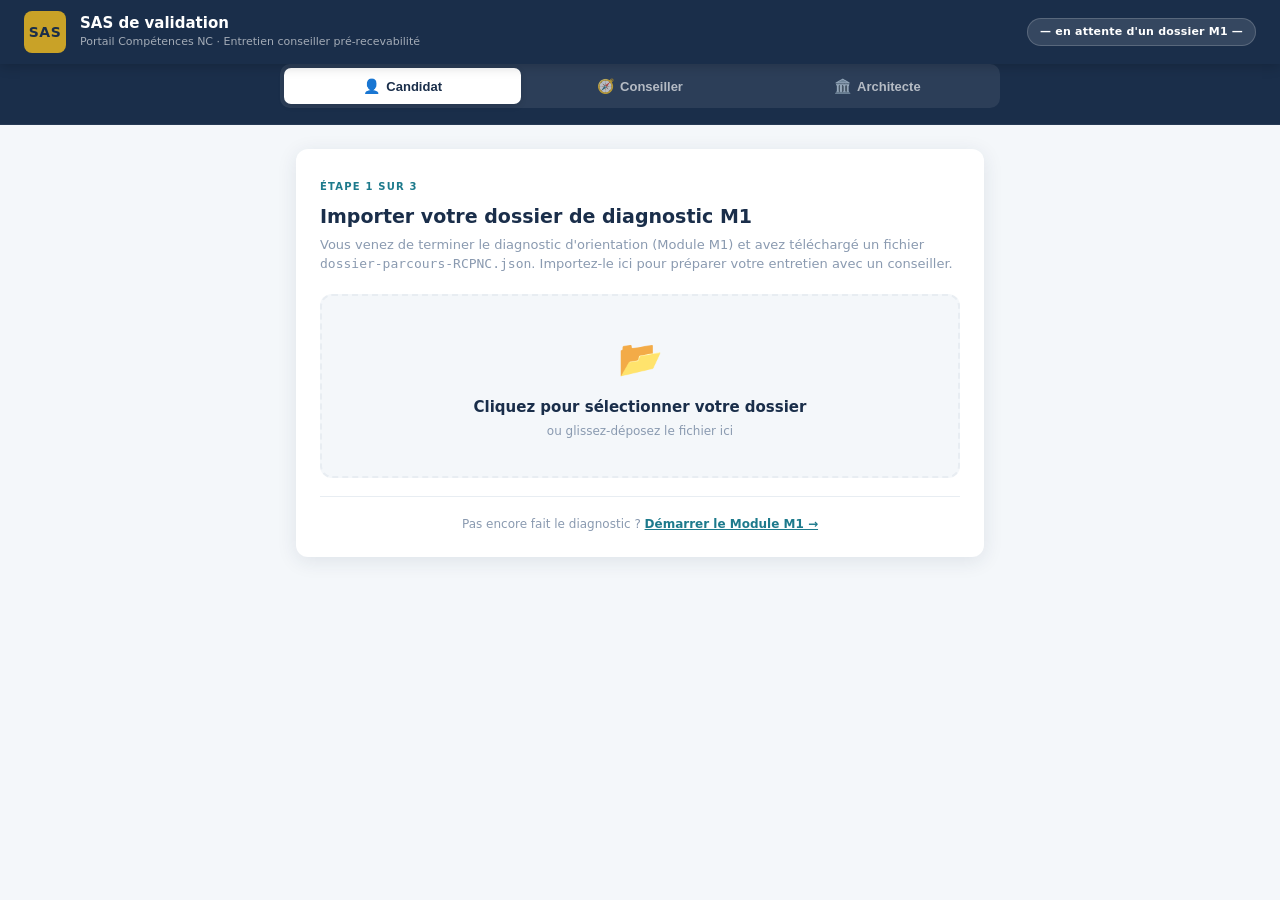
<file: modules/sas-validation/index.html>
<!DOCTYPE html>
<html lang="fr">
<head>
<meta charset="utf-8">
<meta name="viewport" content="width=device-width, initial-scale=1.0">
<title>Portail Compétences NC — SAS de validation</title>
<style>
  :root {
    --navy: #1a2e4a;
    --navy-light: #2a4070;
    --teal: #1d7a8c;
    --teal-light: #2a9bb0;
    --teal-bg: #e8f5f8;
    --teal-bg-hover: #f0f8fa;
    --gold: #c9a227;
    --gold-light: #e8c55a;
    --bg: #f4f7fa;
    --white: #ffffff;
    --gray-light: #e8edf2;
    --gray: #8a9ab0;
    --text: #2c3e50;
    --success: #27ae60;
    --success-bg: #e6f7ec;
    --warning: #f39c12;
    --warning-bg: #fff4e0;
    --danger: #e74c3c;
    --danger-bg: #fde8e6;
    --info: #2980b9;
    --info-bg: #e6f1fa;
    --radius: 12px;
    --radius-sm: 8px;
    --shadow: 0 4px 20px rgba(26,46,74,0.10);
    --shadow-sm: 0 2px 8px rgba(26,46,74,0.07);
    --shadow-lift: 0 8px 28px rgba(26,46,74,0.14);
  }
  * { box-sizing: border-box; margin: 0; padding: 0; }
  body {
    font-family: 'Segoe UI', system-ui, -apple-system, sans-serif;
    background: var(--bg);
    color: var(--text);
    min-height: 100vh;
    line-height: 1.5;
  }

  /* HEADER */
  header {
    background: var(--navy);
    color: var(--white);
    padding: 0 24px;
    display: flex;
    align-items: center;
    justify-content: space-between;
    height: 64px;
    box-shadow: 0 2px 12px rgba(0,0,0,0.2);
    position: sticky;
    top: 0;
    z-index: 100;
  }
  .header-brand { display: flex; align-items: center; gap: 14px; min-width: 0; }
  .header-logo {
    width: 42px; height: 42px;
    background: var(--gold);
    color: var(--navy);
    border-radius: 8px;
    display: flex; align-items: center; justify-content: center;
    font-weight: 800; font-size: 14px;
    letter-spacing: 0.5px;
    flex-shrink: 0;
  }
  .header-text { min-width: 0; }
  .header-title { font-size: 15px; font-weight: 600; line-height: 1.3; }
  .header-subtitle { font-size: 11px; color: rgba(255,255,255,0.6); font-weight: 400; margin-top: 1px; }
  .header-badge {
    background: rgba(255,255,255,0.12);
    color: var(--white);
    font-size: 11px; font-weight: 600;
    padding: 5px 12px; border-radius: 20px;
    letter-spacing: 0.2px;
    border: 1px solid rgba(255,255,255,0.18);
    white-space: nowrap;
  }

  /* ROLE SELECTOR */
  .role-bar {
    background: var(--navy);
    padding: 0 20px 16px;
    border-bottom: 1px solid rgba(255,255,255,0.06);
  }
  .role-selector {
    max-width: 720px; margin: 0 auto;
    display: grid; grid-template-columns: 1fr 1fr 1fr;
    gap: 0;
    background: rgba(255,255,255,0.08);
    border-radius: 10px;
    padding: 4px;
  }
  .role-btn {
    padding: 10px 8px;
    font-size: 13px; font-weight: 600;
    background: transparent;
    color: rgba(255,255,255,0.65);
    border: none; border-radius: 7px;
    cursor: pointer;
    transition: all 0.2s;
    display: flex; align-items: center; justify-content: center;
    gap: 6px;
  }
  .role-btn:hover { color: rgba(255,255,255,0.9); }
  .role-btn.active {
    background: var(--white);
    color: var(--navy);
    box-shadow: 0 2px 6px rgba(0,0,0,0.12);
  }
  .role-btn-emoji { font-size: 14px; }

  /* MAIN CONTENT */
  .main {
    max-width: 720px;
    margin: 0 auto;
    padding: 24px 16px 80px;
  }

  /* CARDS */
  .card {
    background: var(--white);
    border-radius: var(--radius);
    box-shadow: var(--shadow);
    padding: 24px;
    margin-bottom: 16px;
    animation: fadeIn 0.25s ease;
  }
  @keyframes fadeIn { from { opacity: 0; transform: translateY(6px); } to { opacity: 1; transform: none; } }

  .card-title {
    font-size: 19px; font-weight: 700; color: var(--navy);
    margin-bottom: 6px; line-height: 1.3;
  }
  .card-subtitle {
    font-size: 13px; color: var(--gray);
    margin-bottom: 20px; line-height: 1.5;
  }
  .card-eyebrow {
    display: inline-block;
    font-size: 10px; font-weight: 700;
    letter-spacing: 0.12em; text-transform: uppercase;
    color: var(--teal);
    margin-bottom: 10px;
  }

  /* PHASE BADGE */
  .phase-badge {
    display: inline-flex; align-items: center; gap: 6px;
    padding: 6px 12px; border-radius: 20px;
    font-size: 12px; font-weight: 600;
    margin-bottom: 14px;
  }
  .phase-badge .dot { width: 8px; height: 8px; border-radius: 50%; }
  .phase-1 { background: var(--info-bg); color: var(--info); }
  .phase-1 .dot { background: var(--info); }
  .phase-2 { background: var(--warning-bg); color: var(--warning); }
  .phase-2 .dot { background: var(--warning); }
  .phase-3 { background: var(--success-bg); color: var(--success); }
  .phase-3 .dot { background: var(--success); }
  .phase-4 { background: var(--danger-bg); color: var(--danger); }
  .phase-4 .dot { background: var(--danger); }

  /* DROP ZONE */
  .dropzone {
    border: 2px dashed var(--gray-light);
    border-radius: var(--radius);
    padding: 36px 20px;
    text-align: center;
    background: var(--bg);
    cursor: pointer;
    transition: all 0.2s;
  }
  .dropzone:hover, .dropzone.dragover {
    border-color: var(--teal);
    background: var(--teal-bg);
  }
  .dropzone-icon { font-size: 36px; margin-bottom: 10px; }
  .dropzone-title { font-size: 15px; font-weight: 600; color: var(--navy); margin-bottom: 4px; }
  .dropzone-hint { font-size: 12px; color: var(--gray); }

  /* DIAGNOSTIC SUMMARY */
  .diag-summary {
    background: linear-gradient(135deg, var(--teal-bg), var(--white));
    border: 1px solid var(--teal-bg);
    border-radius: var(--radius-sm);
    padding: 16px;
    margin-bottom: 20px;
  }
  .diag-cert {
    font-size: 16px; font-weight: 700; color: var(--navy);
    margin-bottom: 4px;
  }
  .diag-meta {
    display: flex; gap: 14px; flex-wrap: wrap;
    font-size: 12px; color: var(--gray);
    margin-bottom: 8px;
  }
  .diag-meta strong { color: var(--navy); font-weight: 600; }
  .diag-orientation {
    display: inline-block;
    padding: 4px 10px; border-radius: 14px;
    font-size: 11px; font-weight: 700;
    background: var(--teal); color: var(--white);
    margin-top: 4px;
  }

  /* FORM */
  .form-group { margin-bottom: 18px; }
  .form-label {
    font-size: 13px; font-weight: 600; color: var(--navy);
    margin-bottom: 6px; display: block;
  }
  .form-sublabel {
    font-size: 12px; color: var(--gray);
    margin-bottom: 8px; display: block;
  }
  .form-input, .form-select, .form-textarea {
    width: 100%;
    padding: 11px 14px;
    border: 2px solid var(--gray-light);
    border-radius: var(--radius-sm);
    font-size: 14px;
    font-family: inherit;
    color: var(--text);
    background: var(--white);
    outline: none;
    transition: border-color 0.15s;
  }
  .form-input:focus, .form-select:focus, .form-textarea:focus {
    border-color: var(--teal);
  }
  .form-textarea { resize: vertical; min-height: 100px; line-height: 1.5; }

  /* RADIO PILLS */
  .radio-pills { display: flex; flex-direction: column; gap: 8px; }
  .radio-pill {
    display: flex; align-items: center; gap: 12px;
    padding: 12px 14px;
    border: 2px solid var(--gray-light);
    border-radius: var(--radius-sm);
    cursor: pointer;
    transition: all 0.15s;
    background: var(--white);
  }
  .radio-pill:hover { border-color: var(--teal-light); background: var(--teal-bg-hover); }
  .radio-pill.selected { border-color: var(--teal); background: var(--teal-bg); }
  .radio-pill input { display: none; }
  .radio-dot {
    width: 18px; height: 18px; border-radius: 50%;
    border: 2px solid var(--gray-light);
    flex-shrink: 0;
    display: flex; align-items: center; justify-content: center;
    transition: all 0.15s;
  }
  .radio-pill.selected .radio-dot {
    border-color: var(--teal); background: var(--teal);
  }
  .radio-pill.selected .radio-dot::after {
    content: ""; width: 8px; height: 8px;
    background: var(--white); border-radius: 50%;
  }
  .radio-pill-text { flex: 1; min-width: 0; }
  .radio-pill-label { font-size: 13px; font-weight: 600; color: var(--navy); }
  .radio-pill-desc { font-size: 11px; color: var(--gray); margin-top: 2px; line-height: 1.4; }

  /* CHECKBOX */
  .checkbox-grid { display: flex; flex-direction: column; gap: 8px; }
  .checkbox-pill {
    display: flex; align-items: center; gap: 10px;
    padding: 10px 12px;
    border: 1px solid var(--gray-light);
    border-radius: var(--radius-sm);
    cursor: pointer;
    transition: all 0.15s;
    background: var(--white);
  }
  .checkbox-pill:hover { background: var(--teal-bg-hover); border-color: var(--teal-light); }
  .checkbox-pill.checked { background: var(--teal-bg); border-color: var(--teal); }
  .checkbox-pill input { display: none; }
  .checkbox-box {
    width: 18px; height: 18px;
    border: 2px solid var(--gray-light);
    border-radius: 4px;
    flex-shrink: 0;
    display: flex; align-items: center; justify-content: center;
    transition: all 0.15s;
    background: var(--white);
  }
  .checkbox-pill.checked .checkbox-box {
    border-color: var(--teal); background: var(--teal);
  }
  .checkbox-pill.checked .checkbox-box::after {
    content: "✓"; color: var(--white); font-size: 12px; font-weight: 700;
  }
  .checkbox-label { font-size: 13px; color: var(--text); flex: 1; }

  /* BUTTONS */
  .btn-row { display: flex; gap: 10px; flex-wrap: wrap; }
  .btn {
    padding: 12px 20px;
    font-size: 14px; font-weight: 600;
    border-radius: var(--radius-sm);
    border: none;
    cursor: pointer;
    transition: all 0.15s;
    font-family: inherit;
    display: inline-flex; align-items: center; justify-content: center; gap: 8px;
    line-height: 1;
  }
  .btn:disabled { opacity: 0.5; cursor: not-allowed; }
  .btn-primary {
    background: var(--teal); color: var(--white);
  }
  .btn-primary:hover:not(:disabled) {
    background: var(--teal-light);
    transform: translateY(-1px);
    box-shadow: 0 4px 12px rgba(29,122,140,0.3);
  }
  .btn-secondary {
    background: var(--white); color: var(--navy);
    border: 2px solid var(--gray-light);
  }
  .btn-secondary:hover:not(:disabled) {
    border-color: var(--teal); color: var(--teal);
  }
  .btn-danger {
    background: var(--white); color: var(--danger);
    border: 2px solid var(--danger);
  }
  .btn-danger:hover:not(:disabled) {
    background: var(--danger); color: var(--white);
  }
  .btn-ghost {
    background: transparent; color: var(--gray);
  }
  .btn-ghost:hover:not(:disabled) { color: var(--navy); }
  .btn-full { width: 100%; }

  /* INFO BOXES */
  .info-box {
    background: var(--info-bg);
    border-left: 3px solid var(--info);
    padding: 12px 14px;
    border-radius: 6px;
    font-size: 13px; color: var(--text);
    margin-bottom: 16px;
    line-height: 1.5;
  }
  .info-box strong { color: var(--navy); }
  .info-box.warning { background: var(--warning-bg); border-color: var(--warning); }
  .info-box.success { background: var(--success-bg); border-color: var(--success); }
  .info-box.danger { background: var(--danger-bg); border-color: var(--danger); }

  /* TOAST */
  .toast-container {
    position: fixed; bottom: 24px; left: 50%;
    transform: translateX(-50%);
    z-index: 200;
    display: flex; flex-direction: column; gap: 8px;
    pointer-events: none;
  }
  .toast {
    background: var(--navy);
    color: var(--white);
    padding: 12px 20px;
    border-radius: var(--radius-sm);
    font-size: 13px; font-weight: 500;
    box-shadow: var(--shadow-lift);
    animation: toastIn 0.25s ease;
    max-width: 320px;
    pointer-events: auto;
  }
  .toast.error { background: var(--danger); }
  .toast.success { background: var(--success); }
  @keyframes toastIn { from { opacity: 0; transform: translateY(8px); } to { opacity: 1; transform: none; } }

  /* SECTION DIVIDER */
  .divider {
    height: 1px; background: var(--gray-light);
    margin: 18px 0;
  }
  .section-title {
    font-size: 11px; font-weight: 700;
    letter-spacing: 0.12em; text-transform: uppercase;
    color: var(--gray);
    margin-bottom: 12px;
  }

  /* STUB BOX */
  .stub-box {
    background: var(--bg);
    border: 1px dashed var(--gray-light);
    border-radius: var(--radius-sm);
    padding: 24px;
    text-align: center;
    color: var(--gray);
    font-size: 13px;
  }

  /* DETAILS */
  details {
    background: var(--bg);
    border-radius: var(--radius-sm);
    padding: 12px 14px;
    margin-bottom: 12px;
  }
  details summary {
    font-size: 13px; font-weight: 600; color: var(--navy);
    cursor: pointer; list-style: none;
    display: flex; justify-content: space-between; align-items: center;
  }
  details summary::after { content: "+"; font-size: 18px; color: var(--gray); }
  details[open] summary::after { content: "−"; }
  details summary::-webkit-details-marker { display: none; }
  details > div { padding-top: 12px; font-size: 13px; color: var(--text); line-height: 1.5; }

  /* RESPONSIVE */
  @media (max-width: 480px) {
    header { padding: 0 16px; height: 56px; }
    .header-logo { width: 36px; height: 36px; font-size: 12px; }
    .header-title { font-size: 13px; }
    .header-subtitle { font-size: 10px; }
    .header-badge { font-size: 10px; padding: 4px 9px; }
    .main { padding: 16px 12px 80px; }
    .card { padding: 18px 16px; }
    .card-title { font-size: 17px; }
    .role-btn { font-size: 11px; padding: 9px 4px; }
    .role-btn-emoji { font-size: 12px; }
    .btn-row { flex-direction: column; }
    .btn { width: 100%; }
  }

  /* HIDDEN UTILITY */
  .hidden { display: none !important; }

  .modal-overlay {
    position: fixed; inset: 0; z-index: 300;
    background: rgba(26,46,74,0.55);
    display: flex; align-items: center; justify-content: center;
    padding: 20px;
    animation: fadeIn 0.2s ease;
  }
  .modal-overlay.hidden { display: none; }
  .modal-card {
    background: var(--white); border-radius: var(--radius);
    box-shadow: var(--shadow-lift); padding: 24px;
    max-width: 480px; width: 100%;
    animation: slideUp 0.25s ease;
  }
  @keyframes slideUp { from { opacity: 0; transform: translateY(12px); } to { opacity: 1; transform: none; } }
  .modal-title { font-size: 18px; font-weight: 700; color: var(--navy); margin-bottom: 6px; }
  .modal-subtitle { font-size: 13px; color: var(--gray); margin-bottom: 14px; line-height: 1.5; }
  .modal-card .form-textarea { min-height: 90px; }

</style>
</head>
<body>

<header>
  <div class="header-brand">
    <div class="header-logo">SAS</div>
    <div class="header-text">
      <div class="header-title">SAS de validation</div>
      <div class="header-subtitle">Portail Compétences NC · Entretien conseiller pré-recevabilité</div>
    </div>
  </div>
  <div class="header-badge" id="phaseBadgeHeader">— phase à venir —</div>
</header>

<div class="role-bar">
  <div class="role-selector">
    <button class="role-btn active" data-role="candidat" onclick="switchRole('candidat')">
      <span class="role-btn-emoji">👤</span><span>Candidat</span>
    </button>
    <button class="role-btn" data-role="conseiller" onclick="switchRole('conseiller')">
      <span class="role-btn-emoji">🧭</span><span>Conseiller</span>
    </button>
    <button class="role-btn" data-role="architecte" onclick="switchRole('architecte')">
      <span class="role-btn-emoji">🏛️</span><span>Architecte</span>
    </button>
  </div>
</div>

<main class="main">

  <!-- ============================================================ -->
  <!-- VUE CANDIDAT                                                  -->
  <!-- ============================================================ -->
  <div id="view-candidat" class="role-view">

    <!-- Etape 1 : import dossier M1 -->
    <div id="candidat-step-import" class="card">
      <div class="card-eyebrow">Étape 1 sur 3</div>
      <div class="card-title">Importer votre dossier de diagnostic M1</div>
      <div class="card-subtitle">
        Vous venez de terminer le diagnostic d'orientation (Module M1) et avez téléchargé un fichier
        <code>dossier-parcours-RCPNC.json</code>. Importez-le ici pour préparer votre entretien avec un conseiller.
      </div>
      <div class="dropzone" id="candidat-dropzone" onclick="document.getElementById('candidat-file-input').click()">
        <div class="dropzone-icon">📂</div>
        <div class="dropzone-title">Cliquez pour sélectionner votre dossier</div>
        <div class="dropzone-hint">ou glissez-déposez le fichier ici</div>
        <input type="file" id="candidat-file-input" accept="application/json,.json" style="display:none">
      </div>
      <div class="divider"></div>
      <div style="font-size: 12px; color: var(--gray); text-align: center;">
        Pas encore fait le diagnostic ?
        <a href="../M1-diagnostic/index.html" style="color: var(--teal); font-weight: 600;">Démarrer le Module M1 →</a>
      </div>
    </div>

    <!-- Etape 2 : formulaire dispos -->
    <div id="candidat-step-form" class="card hidden">
      <span class="phase-badge phase-1"><span class="dot"></span>Phase 1 — Orientation suggérée</span>
      <div class="card-title">Préparez votre entretien avec un conseiller</div>
      <div class="card-subtitle">
        Renseignez vos coordonnées et vos disponibilités. Un conseiller vous contactera sous
        <strong>10 jours ouvrés</strong>.
      </div>

      <!-- Récap diagnostic -->
      <div class="diag-summary" id="diag-summary"></div>

      <!-- Identité -->
      <div class="section-title">Vos coordonnées</div>

      <div class="form-group">
        <label class="form-label" for="cand-nom">Nom *</label>
        <input type="text" id="cand-nom" class="form-input" placeholder="Votre nom">
      </div>
      <div class="form-group">
        <label class="form-label" for="cand-prenom">Prénom *</label>
        <input type="text" id="cand-prenom" class="form-input" placeholder="Votre prénom">
      </div>
      <div class="form-group">
        <label class="form-label" for="cand-email">Email *</label>
        <input type="email" id="cand-email" class="form-input" placeholder="prenom.nom@exemple.nc">
      </div>
      <div class="form-group">
        <label class="form-label" for="cand-tel">Téléphone *</label>
        <input type="tel" id="cand-tel" class="form-input" placeholder="00 00 00">
      </div>

      <div class="divider"></div>
      <div class="section-title">Votre situation</div>

      <div class="form-group">
        <label class="form-label">Votre statut actuel *</label>
        <span class="form-sublabel">Information utilisée pour vous présenter les bons dispositifs de financement.</span>
        <div class="radio-pills" id="cand-statut-radios">
          <label class="radio-pill" data-value="demandeur_emploi">
            <span class="radio-dot"></span>
            <div class="radio-pill-text">
              <div class="radio-pill-label">Demandeur d'emploi</div>
              <div class="radio-pill-desc">Prise en charge NC possible (DTEFP) — délai strict 2 mois après recevabilité.</div>
            </div>
            <input type="radio" name="cand-statut" value="demandeur_emploi">
          </label>
          <label class="radio-pill" data-value="salarie">
            <span class="radio-dot"></span>
            <div class="radio-pill-text">
              <div class="radio-pill-label">Salarié</div>
              <div class="radio-pill-desc">Financement via FIAF avec accord de votre employeur.</div>
            </div>
            <input type="radio" name="cand-statut" value="salarie">
          </label>
          <label class="radio-pill" data-value="non_salarie">
            <span class="radio-dot"></span>
            <div class="radio-pill-text">
              <div class="radio-pill-label">Non salarié / indépendant</div>
              <div class="radio-pill-desc">Financement propre ou via votre branche professionnelle (CQP).</div>
            </div>
            <input type="radio" name="cand-statut" value="non_salarie">
          </label>
        </div>
      </div>

      <!-- Info financement adaptée (apparaît après choix statut) -->
      <div id="cand-financement-info" class="info-box hidden"></div>

      <div class="divider"></div>
      <div class="section-title">Vos disponibilités</div>

      <div class="form-group">
        <label class="form-label" for="cand-dispos">Quand êtes-vous disponible pour un entretien ?</label>
        <span class="form-sublabel">Exemples : « soirs après 17h », « samedi matin », « mercredi toute la journée ».</span>
        <textarea id="cand-dispos" class="form-textarea" placeholder="Indiquez vos plages de disponibilité…"></textarea>
      </div>

      <div class="form-group">
        <label class="form-label">Préférence de contact</label>
        <div class="radio-pills" id="cand-contact-radios">
          <label class="radio-pill" data-value="visio">
            <span class="radio-dot"></span>
            <div class="radio-pill-text">
              <div class="radio-pill-label">Visio</div>
            </div>
            <input type="radio" name="cand-contact" value="visio">
          </label>
          <label class="radio-pill" data-value="telephone">
            <span class="radio-dot"></span>
            <div class="radio-pill-text">
              <div class="radio-pill-label">Téléphone</div>
            </div>
            <input type="radio" name="cand-contact" value="telephone">
          </label>
          <label class="radio-pill" data-value="presentiel">
            <span class="radio-dot"></span>
            <div class="radio-pill-text">
              <div class="radio-pill-label">Présentiel</div>
            </div>
            <input type="radio" name="cand-contact" value="presentiel">
          </label>
        </div>
      </div>

      <div class="info-box">
        <strong>Et après ?</strong> Vous téléchargez votre dossier complété et l'envoyez par e-mail au conseiller
        désigné. Le conseiller vous recontactera sous 10 jours ouvrés pour fixer un rendez-vous.
      </div>

      <div class="btn-row">
        <button class="btn btn-primary btn-full" onclick="downloadCandidatDossier()">
          💾 Télécharger mon dossier pour le conseiller
        </button>
      </div>
      <div style="margin-top: 10px; text-align: center;">
        <button class="btn btn-ghost" onclick="resetCandidat()">Recommencer</button>
      </div>
    </div>

    <!-- Etape 3 : parcours validé (import dossier validé) -->
    <div id="candidat-step-valide" class="card hidden">
      <span class="phase-badge phase-3"><span class="dot"></span>Phase 3 — Parcours validé</span>
      <div class="card-title">Votre parcours a été validé par le conseiller</div>
      <div class="card-subtitle">
        Vous pouvez maintenant accéder aux modules de votre parcours et déposer votre Livret 1 chez le certificateur.
      </div>
      <div id="valide-recap"></div>
      <div class="info-box success">
        <strong>Prochaine étape :</strong> ouvrir le module correspondant à votre orientation
        (Module M2 — VAE, ou Module M3 — AFEST), en important votre dossier validé.
      </div>
      <div class="btn-row" id="valide-actions"></div>
    </div>

    <!-- État import dossier validé déjà fait -->
    <div id="candidat-step-import-valide" class="card hidden">
      <div class="card-eyebrow">Vous avez reçu un dossier validé</div>
      <div class="card-title">Importer le dossier validé par votre conseiller</div>
      <div class="card-subtitle">
        Le conseiller vous a envoyé un fichier <code>dossier-parcours-RCPNC.json</code> par e-mail à la suite de votre entretien.
        Importez-le ici pour accéder à vos modules.
      </div>
      <div class="dropzone" onclick="document.getElementById('candidat-file-input-valide').click()">
        <div class="dropzone-icon">✅</div>
        <div class="dropzone-title">Cliquez pour importer le dossier validé</div>
        <div class="dropzone-hint">fichier reçu par e-mail du conseiller</div>
        <input type="file" id="candidat-file-input-valide" accept="application/json,.json" style="display:none">
      </div>
    </div>

  </div>

  <!-- ============================================================ -->
  <!-- VUE CONSEILLER                                                -->
  <!-- ============================================================ -->
  <div id="view-conseiller" class="role-view hidden">

    <!-- Identité conseiller -->
    <div class="card">
      <div class="card-eyebrow">Votre identité de conseiller</div>
      <div class="card-title" style="font-size: 16px;">Renseignée pour cette session</div>
      <div class="card-subtitle">
        Ces informations apparaîtront dans le compte-rendu d'entretien et dans le dossier transmis au candidat.
      </div>
      <div class="form-group">
        <label class="form-label" for="cons-nom">Nom *</label>
        <input type="text" id="cons-nom" class="form-input" placeholder="Nom du conseiller">
      </div>
      <div class="form-group">
        <label class="form-label" for="cons-prenom">Prénom *</label>
        <input type="text" id="cons-prenom" class="form-input" placeholder="Prénom du conseiller">
      </div>
      <div class="form-group">
        <label class="form-label" for="cons-structure">Structure *</label>
        <input type="text" id="cons-structure" class="form-input" placeholder="Ex : organisme de formation référencé…">
      </div>
      <div class="form-group">
        <label class="form-label">Type de conseiller *</label>
        <div class="radio-pills" id="cons-type-radios">
          <label class="radio-pill" data-value="PRC">
            <span class="radio-dot"></span>
            <div class="radio-pill-text">
              <div class="radio-pill-label">PRC</div>
              <div class="radio-pill-desc">Point Relais Conseil — agrément DTEFP.</div>
            </div>
            <input type="radio" name="cons-type" value="PRC">
          </label>
          <label class="radio-pill" data-value="OF">
            <span class="radio-dot"></span>
            <div class="radio-pill-text">
              <div class="radio-pill-label">Organisme de formation</div>
              <div class="radio-pill-desc">Service d'information, d'orientation et d'accompagnement.</div>
            </div>
            <input type="radio" name="cons-type" value="OF">
          </label>
          <label class="radio-pill" data-value="autre">
            <span class="radio-dot"></span>
            <div class="radio-pill-text">
              <div class="radio-pill-label">Autre</div>
              <div class="radio-pill-desc">Autre type de conseiller habilité par l'Architecte.</div>
            </div>
            <input type="radio" name="cons-type" value="autre">
          </label>
        </div>
      </div>
    </div>

    <!-- Etape : import dossier candidat -->
    <div id="cons-step-import" class="card">
      <div class="card-eyebrow">Étape 1 sur 2</div>
      <div class="card-title">Importer un dossier candidat</div>
      <div class="card-subtitle">
        Le candidat vous a envoyé son dossier par e-mail. Importez le fichier <code>dossier-parcours-RCPNC.json</code>
        ici pour ouvrir sa fiche.
      </div>
      <div class="dropzone" id="cons-dropzone" onclick="document.getElementById('cons-file-input').click()">
        <div class="dropzone-icon">📥</div>
        <div class="dropzone-title">Cliquez pour sélectionner le dossier</div>
        <div class="dropzone-hint">ou glissez-déposez le fichier ici</div>
        <input type="file" id="cons-file-input" accept="application/json,.json" style="display:none">
      </div>
    </div>

    <!-- Etape : fiche dossier + compte-rendu -->
    <div id="cons-step-fiche" class="card hidden">
      <span class="phase-badge phase-2"><span class="dot"></span>Phase 2 — En attente d'entretien</span>
      <div class="card-title">Fiche dossier candidat</div>
      <div class="card-subtitle">Délai SLA : <strong>10 jours ouvrés</strong> pour contacter le candidat.</div>

      <!-- Récap diagnostic -->
      <div class="diag-summary" id="cons-diag-summary"></div>

      <!-- Coordonnées candidat -->
      <details open>
        <summary>Coordonnées du candidat</summary>
        <div id="cons-cand-coords"></div>
      </details>

      <!-- Disponibilités -->
      <details open>
        <summary>Disponibilités et statut</summary>
        <div id="cons-cand-dispos"></div>
      </details>

      <!-- CPU scores du diagnostic (si dispos) -->
      <details>
        <summary>Détail du diagnostic M1 (scores par CPU)</summary>
        <div id="cons-cpu-scores"></div>
      </details>

      <div class="divider"></div>

      <!-- Compte-rendu d'entretien -->
      <div class="card-title" style="font-size: 17px; margin-top: 4px;">Compte-rendu de l'entretien</div>
      <div class="card-subtitle">Saisie mixte : quelques champs structurés pour le suivi M4 + texte libre.</div>

      <div class="form-group">
        <label class="form-label" for="cr-date">Date de l'entretien *</label>
        <input type="date" id="cr-date" class="form-input">
      </div>
      <div class="form-group">
        <label class="form-label">Modalité de l'entretien *</label>
        <div class="radio-pills" id="cr-modalite-radios">
          <label class="radio-pill" data-value="visio">
            <span class="radio-dot"></span>
            <div class="radio-pill-text"><div class="radio-pill-label">Visio</div></div>
            <input type="radio" name="cr-modalite" value="visio">
          </label>
          <label class="radio-pill" data-value="telephone">
            <span class="radio-dot"></span>
            <div class="radio-pill-text"><div class="radio-pill-label">Téléphone</div></div>
            <input type="radio" name="cr-modalite" value="telephone">
          </label>
          <label class="radio-pill" data-value="presentiel">
            <span class="radio-dot"></span>
            <div class="radio-pill-text"><div class="radio-pill-label">Présentiel</div></div>
            <input type="radio" name="cr-modalite" value="presentiel">
          </label>
        </div>
      </div>

      <div class="form-group">
        <label class="form-label">Décision de routing *</label>
        <span class="form-sublabel">Le routing détermine quels modules du LMS s'ouvrent au candidat.</span>
        <div class="radio-pills" id="cr-routing-radios">
          <label class="radio-pill" data-value="VAE_directe">
            <span class="radio-dot"></span>
            <div class="radio-pill-text">
              <div class="radio-pill-label">VAE directe</div>
              <div class="radio-pill-desc">Dossier solide — candidat dépose Livret 1 sans accompagnateur.</div>
            </div>
            <input type="radio" name="cr-routing" value="VAE_directe">
          </label>
          <label class="radio-pill" data-value="VAE_accompagnee">
            <span class="radio-dot"></span>
            <div class="radio-pill-text">
              <div class="radio-pill-label">VAE avec accompagnateur</div>
              <div class="radio-pill-desc">Orientation vers un accompagnateur agréé DTEFP.</div>
            </div>
            <input type="radio" name="cr-routing" value="VAE_accompagnee">
          </label>
          <label class="radio-pill" data-value="hybride_AFEST_FC">
            <span class="radio-dot"></span>
            <div class="radio-pill-text">
              <div class="radio-pill-label">Hybride AFEST + formation courte</div>
              <div class="radio-pill-desc">M3 ouvert — AFEST en entreprise + formation courte ciblée.</div>
            </div>
            <input type="radio" name="cr-routing" value="hybride_AFEST_FC">
          </label>
          <label class="radio-pill" data-value="VAE_plus_FC">
            <span class="radio-dot"></span>
            <div class="radio-pill-text">
              <div class="radio-pill-label">VAE + complément formation courte</div>
              <div class="radio-pill-desc">M2 ouvert + attestation formation courte attendue.</div>
            </div>
            <input type="radio" name="cr-routing" value="VAE_plus_FC">
          </label>
          <label class="radio-pill" data-value="escalade_architecte">
            <span class="radio-dot"></span>
            <div class="radio-pill-text">
              <div class="radio-pill-label">Escalade architecte de parcours</div>
              <div class="radio-pill-desc">Cas complexe — dossier transféré à l'architecte de parcours.</div>
            </div>
            <input type="radio" name="cr-routing" value="escalade_architecte">
          </label>
          <label class="radio-pill" data-value="reorientation_hors_LMS">
            <span class="radio-dot"></span>
            <div class="radio-pill-text">
              <div class="radio-pill-label">Réorientation hors LMS</div>
              <div class="radio-pill-desc">CCE, RIIFE, ou autre dispositif hors parcours certifiant.</div>
            </div>
            <input type="radio" name="cr-routing" value="reorientation_hors_LMS">
          </label>
        </div>
      </div>

      <div class="form-group">
        <label class="checkbox-pill" id="cr-cert-amendee-pill">
          <input type="checkbox" id="cr-cert-amendee">
          <span class="checkbox-box"></span>
          <span class="checkbox-label">La certification visée a été amendée pendant l'entretien</span>
        </label>
      </div>
      <div class="form-group hidden" id="cr-cert-amendee-detail">
        <label class="form-label" for="cr-cert-nouvelle">Nouvelle certification visée</label>
        <input type="text" id="cr-cert-nouvelle" class="form-input" placeholder="Nom de la nouvelle certification">
        <div style="margin-top: 8px;">
          <label class="form-label" for="cr-cert-raison">Raison de l'amendement</label>
          <input type="text" id="cr-cert-raison" class="form-input" placeholder="Ex : profil mieux aligné avec…">
        </div>
      </div>

      <div class="form-group">
        <label class="form-label">CPU confirmés *</label>
        <span class="form-sublabel">Sélection des blocs de compétences que le parcours visera.</span>
        <div class="radio-pills">
          <label class="radio-pill" data-value="total">
            <span class="radio-dot"></span>
            <div class="radio-pill-text">
              <div class="radio-pill-label">Certification totale</div>
              <div class="radio-pill-desc">Tous les CPU de la certification visée.</div>
            </div>
            <input type="radio" name="cr-cpu-mode" value="total">
          </label>
          <label class="radio-pill" data-value="partiel">
            <span class="radio-dot"></span>
            <div class="radio-pill-text">
              <div class="radio-pill-label">Certification partielle</div>
              <div class="radio-pill-desc">Sélection précise des CPU visés (ci-dessous).</div>
            </div>
            <input type="radio" name="cr-cpu-mode" value="partiel">
          </label>
        </div>
      </div>
      <div class="form-group hidden" id="cr-cpu-list-wrap">
        <label class="form-label">Cochez les CPU visés</label>
        <div class="checkbox-grid" id="cr-cpu-list"></div>
      </div>

      <div class="form-group">
        <label class="form-label" for="cr-narratif">Notes libres sur l'entretien</label>
        <span class="form-sublabel">Synthèse, points forts, points de vigilance, observations qualitatives.</span>
        <textarea id="cr-narratif" class="form-textarea" placeholder="Saisie libre…"></textarea>
      </div>

      <div class="divider"></div>

      <div class="btn-row">
        <button class="btn btn-primary" onclick="validerParcours()">
          ✅ Valider le parcours
        </button>
        <button class="btn btn-danger" id="btn-reassigner" onclick="reassignerDossier()">
          ↩ Réassigner ce dossier
        </button>
        <button class="btn btn-ghost" onclick="resetConseiller()">Annuler</button>
      </div>
      <div style="margin-top: 10px; font-size: 11px; color: var(--gray); text-align: center;">
        Le bouton « Réassigner » sera retiré si DTEFP confirme que les conseillers ne peuvent pas refuser (Q3).
      </div>
    </div>

    <!-- Etape : parcours validé prêt à exporter -->
    <div id="cons-step-valide" class="card hidden">
      <span class="phase-badge phase-3"><span class="dot"></span>Phase 3 — Parcours validé</span>
      <div class="card-title">Parcours validé — à transmettre au candidat</div>
      <div class="card-subtitle">
        Téléchargez le dossier validé et envoyez-le par e-mail au candidat. Il pourra alors accéder aux modules de son parcours.
      </div>
      <div id="cons-recap-validation"></div>
      <div class="info-box warning">
        <strong>Important — transmission au candidat :</strong> en V1 du LMS, c'est vous qui envoyez le dossier validé
        au candidat <strong>par e-mail</strong>, en pièce jointe. Le candidat l'importera dans son propre écran SAS
        (rôle « Candidat ») pour accéder à la suite.
      </div>
      <div class="btn-row">
        <button class="btn btn-primary btn-full" onclick="downloadValideDossier()">
          💾 Télécharger le dossier validé
        </button>
      </div>
      <div style="margin-top: 10px; text-align: center;">
        <button class="btn btn-ghost" onclick="resetConseiller()">Traiter un nouveau dossier</button>
      </div>
    </div>

    <!-- Etape : dossier réassigné prêt à exporter -->
    <div id="cons-step-reassigne" class="card hidden">
      <span class="phase-badge phase-4"><span class="dot"></span>Phase 4 — À réassigner</span>
      <div class="card-title">Dossier marqué pour réassignation</div>
      <div class="card-subtitle">
        Téléchargez ce fichier et envoyez-le à l'architecte de parcours pour qu'il assigne un autre conseiller.
      </div>
      <div id="cons-recap-reassign"></div>
      <div class="btn-row">
        <button class="btn btn-primary btn-full" onclick="downloadReassignDossier()">
          💾 Télécharger le dossier à réassigner
        </button>
      </div>
      <div style="margin-top: 10px; text-align: center;">
        <button class="btn btn-ghost" onclick="resetConseiller()">Traiter un nouveau dossier</button>
      </div>
    </div>

  </div>

  <!-- ============================================================ -->
  <!-- VUE ARCHITECTE                                                -->
  <!-- ============================================================ -->
  <div id="view-architecte" class="role-view hidden">

    <div class="card">
      <div class="card-eyebrow">Vue architecte de parcours</div>
      <div class="card-title">Réassignation de dossier</div>
      <div class="card-subtitle">
        Un conseiller a marqué un dossier pour réassignation. Importez-le ici et désignez le nouveau conseiller à qui le transmettre.
      </div>
    </div>

    <!-- Etape : import dossier à réassigner -->
    <div id="arch-step-import" class="card">
      <div class="card-eyebrow">Étape 1 sur 2</div>
      <div class="card-title">Importer un dossier à réassigner</div>
      <div class="card-subtitle">Fichier reçu d'un conseiller qui a décliné le dossier.</div>
      <div class="dropzone" id="arch-dropzone" onclick="document.getElementById('arch-file-input').click()">
        <div class="dropzone-icon">📨</div>
        <div class="dropzone-title">Cliquez pour sélectionner le dossier</div>
        <div class="dropzone-hint">ou glissez-déposez le fichier ici</div>
        <input type="file" id="arch-file-input" accept="application/json,.json" style="display:none">
      </div>
    </div>

    <!-- Etape : fiche réassignation -->
    <div id="arch-step-reassign" class="card hidden">
      <span class="phase-badge phase-4"><span class="dot"></span>Phase 4 — À réassigner</span>
      <div class="card-title">Fiche dossier à réassigner</div>

      <div class="diag-summary" id="arch-diag-summary"></div>

      <details open>
        <summary>Motif de réassignation</summary>
        <div id="arch-motif"></div>
      </details>

      <details>
        <summary>Coordonnées du candidat</summary>
        <div id="arch-coords"></div>
      </details>

      <div class="divider"></div>
      <div class="card-title" style="font-size: 17px;">Nouveau conseiller à désigner</div>
      <div class="card-subtitle">V1 — saisie libre. V2 = liste déroulante des conseillers disponibles.</div>

      <div class="form-group">
        <label class="form-label" for="arch-new-nom">Nom du nouveau conseiller *</label>
        <input type="text" id="arch-new-nom" class="form-input" placeholder="Nom">
      </div>
      <div class="form-group">
        <label class="form-label" for="arch-new-prenom">Prénom *</label>
        <input type="text" id="arch-new-prenom" class="form-input" placeholder="Prénom">
      </div>
      <div class="form-group">
        <label class="form-label" for="arch-new-structure">Structure *</label>
        <input type="text" id="arch-new-structure" class="form-input" placeholder="Ex : organisme de formation référencé…">
      </div>
      <div class="form-group">
        <label class="form-label" for="arch-note">Note pour le nouveau conseiller (optionnel)</label>
        <textarea id="arch-note" class="form-textarea" placeholder="Ex : motif du transfert, contexte particulier…"></textarea>
      </div>

      <div class="info-box">
        <strong>Et après ?</strong> Téléchargez le dossier réassigné et envoyez-le par e-mail au nouveau conseiller.
        Le délai SLA de 10 jours ouvrés repart à zéro à compter de cet envoi.
      </div>

      <div class="btn-row">
        <button class="btn btn-primary btn-full" onclick="reassignerDossierFinal()">
          💾 Télécharger le dossier pour le nouveau conseiller
        </button>
      </div>
      <div style="margin-top: 10px; text-align: center;">
        <button class="btn btn-ghost" onclick="resetArchitecte()">Annuler</button>
      </div>
    </div>

    <!-- Stub tableau de bord -->
    <div class="card">
      <div class="card-eyebrow">À venir — V2</div>
      <div class="card-title" style="font-size: 16px;">Tableau de bord conseillers</div>
      <div class="card-subtitle">
        Suivi global des dossiers en cours, charge par conseiller, alertes SLA.
      </div>
      <div class="stub-box">
        Le tableau de bord temps réel nécessite un service partagé (backend).
        Prévu en V2.
      </div>
    </div>

  </div>


  <div id="modal-reassign" class="modal-overlay hidden" onclick="if(event.target===this)cancelReassignModal()">
    <div class="modal-card">
      <div class="modal-title">Motif de la reassignation</div>
      <div class="modal-subtitle">Ce motif sera transmis a l architecte avec le dossier.</div>
      <textarea id="modal-reassign-motif" class="form-textarea" placeholder="Ex : capacite depassee, conflit d interets, secteur non maitrise..."></textarea>
      <div class="btn-row" style="margin-top:14px;">
        <button class="btn btn-primary" onclick="confirmReassignModal()">Confirmer la reassignation</button>
        <button class="btn btn-ghost" onclick="cancelReassignModal()">Annuler</button>
      </div>
    </div>
  </div>

</main>

<div class="toast-container" id="toast-container"></div>

<script src="../../shared/data/enums.js"></script>
<script>
'use strict';

// ============================================================
// État applicatif (en mémoire uniquement — R16 : pas de localStorage)
// ============================================================
const state = {
  role: 'candidat',
  candidat: {
    dossierIn: null,       // dossier importé depuis M1
    dossierOut: null,      // dossier en_attente_entretien à exporter
    dossierValide: null    // dossier parcours_validé importé du conseiller
  },
  conseiller: {
    dossierIn: null,       // dossier en_attente_entretien importé
    dossierOut: null,      // dossier parcours_validé ou à_réassigner à exporter
    typeSortie: null       // 'valide' ou 'reassign'
  },
  architecte: {
    dossierIn: null,
    dossierOut: null
  }
};

const FINANCEMENT_TEXTS = {
  demandeur_emploi: '<strong>Demandeur d\'emploi :</strong> prise en charge NC possible (DTEFP). ' +
    '⚠️ Dossier à déposer <strong>max 2 mois après la recevabilité</strong> (délai strict, aucune exception).',
  salarie: '<strong>Salarié :</strong> financement via le FIAF avec accord de votre employeur. ' +
    'Pas d\'équivalent CPF portable en Nouvelle-Calédonie — l\'accord employeur est nécessaire.',
  non_salarie: '<strong>Non salarié / indépendant :</strong> financement propre, ou via la branche professionnelle ' +
    'compétente (CQP).'
};

const ORIENTATION_LABELS = RCPNC_ENUMS.VOIES_M1_LABELS;

const ROUTING_LABELS = RCPNC_ENUMS.ROUTING_LABELS;

// ============================================================
// Utilitaires UI
// ============================================================
function toast(message, type) {
  const container = document.getElementById('toast-container');
  const el = document.createElement('div');
  el.className = 'toast' + (type ? ' ' + type : '');
  el.textContent = message;
  container.appendChild(el);
  setTimeout(() => { el.style.opacity = '0'; el.style.transform = 'translateY(8px)'; }, 3000);
  setTimeout(() => { container.removeChild(el); }, 3400);
}

function show(id) { document.getElementById(id).classList.remove('hidden'); }
function hide(id) { document.getElementById(id).classList.add('hidden'); }

function scrollToCard(id) {
  const el = document.getElementById(id);
  if (!el) return;
  setTimeout(function() {
    const top = el.getBoundingClientRect().top + window.scrollY - 80;
    window.scrollTo({top: top, behavior: 'smooth'});
  }, 30);
}

let _reassignResolver = null;
function openReassignModal() {
  return new Promise(function(resolve) {
    _reassignResolver = resolve;
    document.getElementById('modal-reassign-motif').value = '';
    document.getElementById('modal-reassign').classList.remove('hidden');
    setTimeout(function(){ document.getElementById('modal-reassign-motif').focus(); }, 100);
  });
}
function confirmReassignModal() {
  const motif = document.getElementById('modal-reassign-motif').value.trim();
  document.getElementById('modal-reassign').classList.add('hidden');
  if (_reassignResolver) { _reassignResolver(motif); _reassignResolver = null; }
}
function cancelReassignModal() {
  document.getElementById('modal-reassign').classList.add('hidden');
  if (_reassignResolver) { _reassignResolver(null); _reassignResolver = null; }
}

function escapeHtml(str) {
  if (str == null) return '';
  return String(str)
    .replace(/&/g, '&amp;').replace(/</g, '&lt;').replace(/>/g, '&gt;')
    .replace(/"/g, '&quot;').replace(/'/g, '&#39;');
}

function setPhaseHeader(label, phaseClass) {
  const el = document.getElementById('phaseBadgeHeader');
  el.textContent = label;
  el.className = 'header-badge';
  if (phaseClass) el.classList.add('hdr-' + phaseClass);
}

// ============================================================
// Sélection de rôle
// ============================================================
function switchRole(role) {
  state.role = role;
  document.querySelectorAll('.role-btn').forEach(b => {
    b.classList.toggle('active', b.dataset.role === role);
  });
  document.querySelectorAll('.role-view').forEach(v => v.classList.add('hidden'));
  document.getElementById('view-' + role).classList.remove('hidden');
  refreshPhaseHeader();
}

function refreshPhaseHeader() {
  if (state.role === 'candidat') {
    if (state.candidat.dossierValide) setPhaseHeader('Phase 3 — Parcours validé', 'phase-3');
    else if (state.candidat.dossierIn) setPhaseHeader('Phase 1 — Orientation suggérée', 'phase-1');
    else setPhaseHeader('— en attente d\'un dossier M1 —', null);
  } else if (state.role === 'conseiller') {
    if (state.conseiller.dossierOut && state.conseiller.typeSortie === 'valide')
      setPhaseHeader('Phase 3 — Parcours validé', 'phase-3');
    else if (state.conseiller.dossierOut && state.conseiller.typeSortie === 'reassign')
      setPhaseHeader('Phase 4 — À réassigner', 'phase-4');
    else if (state.conseiller.dossierIn)
      setPhaseHeader('Phase 2 — En attente d\'entretien', 'phase-2');
    else setPhaseHeader('— en attente d\'un dossier candidat —', null);
  } else {
    if (state.architecte.dossierIn) setPhaseHeader('Phase 4 — À réassigner', 'phase-4');
    else setPhaseHeader('— en attente d\'un dossier à réassigner —', null);
  }
}

// ============================================================
// Validation format du dossier importé
// ============================================================
function parseDossierFile(file, onOk) {
  const reader = new FileReader();
  reader.onload = function(e) {
    let parsed;
    try { parsed = JSON.parse(e.target.result); }
    catch (err) { toast('Fichier illisible : ce n\'est pas un dossier JSON valide.', 'error'); return; }
    if (!parsed || !parsed._meta || parsed._meta.format !== 'rcpnc-dossier-parcours') {
      toast('Ce fichier n\'est pas un dossier de parcours RCP-NC.', 'error'); return;
    }
    if (!parsed.diagnostic || !parsed.diagnostic.cert) {
      toast('Le fichier ne contient pas de diagnostic M1 exploitable.', 'error'); return;
    }
    onOk(parsed);
  };
  reader.readAsText(file);
}

function downloadJson(obj, filename) {
  const blob = new Blob([JSON.stringify(obj, null, 2)], { type: 'application/json' });
  const url = URL.createObjectURL(blob);
  const a = document.createElement('a');
  a.href = url; a.download = filename;
  document.body.appendChild(a); a.click(); document.body.removeChild(a);
  setTimeout(() => URL.revokeObjectURL(url), 1000);
}

function nowIso() { return new Date().toISOString(); }

// ============================================================
// Drag & drop générique
// ============================================================
function wireDropzone(zoneId, inputId) {
  const zone = document.getElementById(zoneId);
  const input = document.getElementById(inputId);
  if (!zone || !input) return;
  zone.addEventListener('dragover', e => { e.preventDefault(); zone.classList.add('dragover'); });
  zone.addEventListener('dragleave', () => zone.classList.remove('dragover'));
  zone.addEventListener('drop', e => {
    e.preventDefault(); zone.classList.remove('dragover');
    if (e.dataTransfer.files && e.dataTransfer.files[0]) {
      const dt = new DataTransfer(); dt.items.add(e.dataTransfer.files[0]);
      input.files = dt.files; input.dispatchEvent(new Event('change'));
    }
  });
}

// ============================================================
// VUE CANDIDAT
// ============================================================
function renderDiagSummary(targetId, diagnostic) {
  const el = document.getElementById(targetId);
  const orientLabel = ORIENTATION_LABELS[diagnostic.orientation] || diagnostic.orientation;
  el.innerHTML = `
    <div class="diag-cert">${escapeHtml(diagnostic.cert.name || 'Certification inconnue')}</div>
    <div class="diag-meta">
      <span><strong>Type :</strong> ${escapeHtml(diagnostic.cert.type || '—')}</span>
      <span><strong>Niveau :</strong> ${escapeHtml(diagnostic.cert.level || '—')}</span>
      ${diagnostic.scoreGlobal != null ? `<span><strong>Score global :</strong> ${diagnostic.scoreGlobal}%</span>` : ''}
    </div>
    <div class="diag-orientation">${escapeHtml(orientLabel)}</div>
  `;
}

document.getElementById('candidat-file-input').addEventListener('change', function(evt) {
  const f = evt.target.files && evt.target.files[0];
  if (!f) return;
  parseDossierFile(f, parsed => {
    if (parsed._meta.exportedFrom === 'SAS_conseiller') {
      // C'est un dossier validé reçu en retour
      state.candidat.dossierValide = parsed;
      hide('candidat-step-import');
      hide('candidat-step-form');
      hide('candidat-step-import-valide');
      renderCandidatValide();
      refreshPhaseHeader();
      scrollToCard('candidat-step-valide');
      toast('Dossier validé importé.', 'success');
      return;
    }
    if (parsed._meta.exportedFrom !== 'M1') {
      toast('Ce dossier n\'est pas un export de Module M1.', 'error'); return;
    }
    state.candidat.dossierIn = parsed;
    renderDiagSummary('diag-summary', parsed.diagnostic);
    hide('candidat-step-import');
    show('candidat-step-form');
    refreshPhaseHeader();
    scrollToCard('candidat-step-form');
    toast('Dossier M1 importé : ' + (parsed.diagnostic.cert.name || 'cert inconnue'), 'success');
  });
  evt.target.value = '';
});

document.getElementById('candidat-file-input-valide').addEventListener('change', function(evt) {
  const f = evt.target.files && evt.target.files[0];
  if (!f) return;
  parseDossierFile(f, parsed => {
    if (parsed._meta.exportedFrom !== 'SAS_conseiller' || !parsed.validation) {
      toast('Ce fichier n\'est pas un dossier validé par un conseiller.', 'error'); return;
    }
    state.candidat.dossierValide = parsed;
    hide('candidat-step-import-valide');
    renderCandidatValide();
    refreshPhaseHeader();
    toast('Dossier validé importé.', 'success');
  });
  evt.target.value = '';
});

// Radio pills générique
function wireRadioPills(rootId, name) {
  const root = document.getElementById(rootId);
  if (!root) return;
  root.querySelectorAll('.radio-pill').forEach(pill => {
    pill.addEventListener('click', function() {
      root.querySelectorAll('.radio-pill').forEach(p => p.classList.remove('selected'));
      pill.classList.add('selected');
      const inp = pill.querySelector('input');
      if (inp) inp.checked = true;
      // Hook personnalisé
      if (name === 'cand-statut') {
        const info = document.getElementById('cand-financement-info');
        info.innerHTML = FINANCEMENT_TEXTS[inp.value] || '';
        info.classList.remove('hidden');
        info.classList.remove('warning', 'success', 'danger');
        if (inp.value === 'demandeur_emploi') info.classList.add('warning');
      }
      if (name === 'cr-cpu-mode') {
        document.getElementById('cr-cpu-list-wrap').classList.toggle('hidden', inp.value !== 'partiel');
      }
    });
  });
}
wireRadioPills('cand-statut-radios', 'cand-statut');
wireRadioPills('cand-contact-radios', 'cand-contact');
wireRadioPills('cons-type-radios', 'cons-type');
wireRadioPills('cr-modalite-radios', 'cr-modalite');
wireRadioPills('cr-routing-radios', 'cr-routing');

// Checkbox certif amendée
document.getElementById('cr-cert-amendee').addEventListener('change', function() {
  const pill = document.getElementById('cr-cert-amendee-pill');
  pill.classList.toggle('checked', this.checked);
  document.getElementById('cr-cert-amendee-detail').classList.toggle('hidden', !this.checked);
});

// CPU mode radio pills
const cpuModeRoot = document.querySelector('[data-value="total"]')?.parentElement;
if (cpuModeRoot) {
  cpuModeRoot.querySelectorAll('.radio-pill').forEach(pill => {
    pill.addEventListener('click', function() {
      cpuModeRoot.querySelectorAll('.radio-pill').forEach(p => p.classList.remove('selected'));
      pill.classList.add('selected');
      const inp = pill.querySelector('input'); if (inp) inp.checked = true;
      if (inp && inp.name === 'cr-cpu-mode') {
        document.getElementById('cr-cpu-list-wrap').classList.toggle('hidden', inp.value !== 'partiel');
      }
    });
  });
}

function getSelectedRadioValue(name) {
  const el = document.querySelector('input[name="' + name + '"]:checked');
  return el ? el.value : null;
}

function downloadCandidatDossier() {
  const nom = document.getElementById('cand-nom').value.trim();
  const prenom = document.getElementById('cand-prenom').value.trim();
  const email = document.getElementById('cand-email').value.trim();
  const tel = document.getElementById('cand-tel').value.trim();
  const statut = getSelectedRadioValue('cand-statut');
  const dispos = document.getElementById('cand-dispos').value.trim();
  const contact = getSelectedRadioValue('cand-contact');

  if (!nom || !prenom || !email || !tel) {
    toast('Merci de renseigner vos coordonnées (nom, prénom, email, téléphone).', 'error'); return;
  }
  if (!statut) { toast('Merci de sélectionner votre statut.', 'error'); return; }
  if (!dispos) { toast('Merci d\'indiquer vos disponibilités.', 'error'); return; }
  if (!contact) { toast('Merci de choisir votre préférence de contact.', 'error'); return; }

  const dossier = {
    _meta: {
      format: 'rcpnc-dossier-parcours',
      version: 1,
      exportedFrom: 'SAS_candidat',
      exportedAt: nowIso(),
      phase: 'en_attente_entretien'
    },
    diagnostic: state.candidat.dossierIn.diagnostic,
    candidat_dispos: {
      nom, prenom, email, telephone: tel,
      statut,
      plages_dispo: dispos,
      preference_contact: contact,
      depose_le: nowIso()
    }
  };
  state.candidat.dossierOut = dossier;
  downloadJson(dossier, 'dossier-parcours-RCPNC.json');
  toast('Dossier téléchargé. Envoyez-le par e-mail au conseiller désigné.', 'success');
}

function renderCandidatValide() {
  const d = state.candidat.dossierValide;
  const v = d.validation;
  const wrap = document.getElementById('candidat-step-valide');
  wrap.classList.remove('hidden');
  const recap = document.getElementById('valide-recap');
  recap.innerHTML = `
    <div class="diag-summary">
      <div class="diag-cert">${escapeHtml(v.certification_visee.name || d.diagnostic.cert.name)}</div>
      <div class="diag-meta">
        <span><strong>Routing :</strong> ${escapeHtml(ROUTING_LABELS[v.routing] || v.routing)}</span>
        <span><strong>CPU :</strong> ${v.cpu_confirmes.total ? 'Certification totale' : (v.cpu_confirmes.cpus || []).length + ' CPU partiels'}</span>
      </div>
      <div class="diag-meta">
        <span><strong>Validé par :</strong> ${escapeHtml(v.conseiller.prenom + ' ' + v.conseiller.nom)} (${escapeHtml(v.conseiller.type)})</span>
      </div>
    </div>
  `;
  const actions = document.getElementById('valide-actions');
  let html = '';
  if (v.routing === 'VAE_directe' || v.routing === 'VAE_accompagnee' || v.routing === 'VAE_plus_FC') {
    html += '<a href="../M2-vae/index.html" class="btn btn-primary">Ouvrir le Module M2 (VAE) →</a>';
  }
  if (v.routing === 'hybride_AFEST_FC') {
    html += '<a href="../M3-afest/index.html" class="btn btn-primary">Ouvrir le Module M3 (AFEST) →</a>';
  }
  html += '<button class="btn btn-secondary" onclick="downloadJson(state.candidat.dossierValide, \'dossier-parcours-RCPNC.json\')">💾 Télécharger à nouveau</button>';
  actions.innerHTML = html;
}

function resetCandidat() {
  state.candidat = { dossierIn: null, dossierOut: null, dossierValide: null };
  hide('candidat-step-form');
  hide('candidat-step-valide');
  show('candidat-step-import');
  document.getElementById('cand-nom').value = '';
  document.getElementById('cand-prenom').value = '';
  document.getElementById('cand-email').value = '';
  document.getElementById('cand-tel').value = '';
  document.getElementById('cand-dispos').value = '';
  document.querySelectorAll('#view-candidat .radio-pill').forEach(p => p.classList.remove('selected'));
  document.getElementById('cand-financement-info').classList.add('hidden');
  refreshPhaseHeader();
}

// ============================================================
// VUE CONSEILLER
// ============================================================
document.getElementById('cons-file-input').addEventListener('change', function(evt) {
  const f = evt.target.files && evt.target.files[0];
  if (!f) return;
  parseDossierFile(f, parsed => {
    if (parsed._meta.exportedFrom !== 'SAS_candidat' || !parsed.candidat_dispos) {
      toast('Ce dossier n\'est pas un dossier candidat en attente d\'entretien.', 'error'); return;
    }
    state.conseiller.dossierIn = parsed;
    state.conseiller.dossierOut = null;
    state.conseiller.typeSortie = null;
    renderConseillerFiche();
    hide('cons-step-import');
    hide('cons-step-valide');
    hide('cons-step-reassigne');
    show('cons-step-fiche');
    refreshPhaseHeader();
    scrollToCard('cons-step-fiche');
    toast('Dossier candidat importé.', 'success');
  });
  evt.target.value = '';
});

function renderConseillerFiche() {
  const d = state.conseiller.dossierIn;
  renderDiagSummary('cons-diag-summary', d.diagnostic);

  // Coordonnées
  const c = d.candidat_dispos;
  document.getElementById('cons-cand-coords').innerHTML = `
    <p><strong>${escapeHtml(c.prenom)} ${escapeHtml(c.nom)}</strong></p>
    <p>📧 ${escapeHtml(c.email)}</p>
    <p>📞 ${escapeHtml(c.telephone)}</p>
  `;

  // Dispos + statut
  let statutLabel = c.statut === 'demandeur_emploi' ? 'Demandeur d\'emploi' :
                    c.statut === 'salarie' ? 'Salarié' : 'Non salarié / indépendant';
  document.getElementById('cons-cand-dispos').innerHTML = `
    <p><strong>Statut :</strong> ${escapeHtml(statutLabel)}</p>
    <p><strong>Préférence contact :</strong> ${escapeHtml(c.preference_contact)}</p>
    <p style="margin-top:8px;"><strong>Plages disponibles :</strong></p>
    <p style="white-space: pre-wrap;">${escapeHtml(c.plages_dispo)}</p>
    <p style="margin-top:8px;font-size:11px;color:var(--gray);">Déposé le ${new Date(c.depose_le).toLocaleString('fr-FR')}</p>
  `;

  // CPU scores du diagnostic
  const cpuScores = d.diagnostic.cpuScores;
  const cpuList = document.getElementById('cr-cpu-list');
  cpuList.innerHTML = '';
  if (cpuScores && Array.isArray(cpuScores)) {
    cpuScores.forEach((cpu, idx) => {
      const id = 'cpu-cb-' + idx;
      const pill = document.createElement('label');
      pill.className = 'checkbox-pill';
      pill.innerHTML = `
        <input type="checkbox" id="${id}" value="${escapeHtml(cpu.id || idx)}">
        <span class="checkbox-box"></span>
        <span class="checkbox-label">${escapeHtml(cpu.title || cpu.name || cpu.id || ('CPU ' + (idx+1)))} ${cpu.score != null ? '(' + cpu.score + '%)' : ''}</span>
      `;
      pill.addEventListener('click', function(e) {
        if (e.target.tagName === 'INPUT') return;
        const inp = pill.querySelector('input');
        inp.checked = !inp.checked;
        pill.classList.toggle('checked', inp.checked);
      });
      cpuList.appendChild(pill);
    });
    document.getElementById('cons-cpu-scores').innerHTML = '<p>' + cpuScores.length + ' CPU mesurés en M1.</p>';
  } else {
    cpuList.innerHTML = '<p style="color:var(--gray);font-size:12px;">Aucun score CPU dans le diagnostic — sélection à saisir librement.</p>';
    document.getElementById('cons-cpu-scores').innerHTML = '<p style="color:var(--gray);font-size:12px;">Pas de détail CPU dans ce diagnostic.</p>';
  }

  // Pré-remplir la date à aujourd'hui
  document.getElementById('cr-date').value = new Date().toISOString().slice(0,10);
}

function readConseillerIdentite() {
  return {
    nom: document.getElementById('cons-nom').value.trim(),
    prenom: document.getElementById('cons-prenom').value.trim(),
    structure: document.getElementById('cons-structure').value.trim(),
    type: getSelectedRadioValue('cons-type')
  };
}

function validerParcours() {
  const ident = readConseillerIdentite();
  if (!ident.nom || !ident.prenom || !ident.structure || !ident.type) {
    toast('Merci de compléter votre identité conseiller (en haut).', 'error'); return;
  }
  const date = document.getElementById('cr-date').value;
  const modalite = getSelectedRadioValue('cr-modalite');
  const routing = getSelectedRadioValue('cr-routing');
  const cpuMode = getSelectedRadioValue('cr-cpu-mode');
  const narratif = document.getElementById('cr-narratif').value.trim();
  if (!date) { toast('Merci d\'indiquer la date de l\'entretien.', 'error'); return; }
  if (!modalite) { toast('Merci d\'indiquer la modalité de l\'entretien.', 'error'); return; }
  if (!routing) { toast('Merci de choisir une décision de routing.', 'error'); return; }
  if (!cpuMode) { toast('Merci de préciser les CPU confirmés (totale ou partielle).', 'error'); return; }

  const amendee = document.getElementById('cr-cert-amendee').checked;
  const certIn = state.conseiller.dossierIn.diagnostic.cert;
  const certif = amendee ? {
    id: null,
    name: document.getElementById('cr-cert-nouvelle').value.trim() || certIn.name,
    amendee: true,
    raison_amendement: document.getElementById('cr-cert-raison').value.trim()
  } : {
    id: certIn.id,
    name: certIn.name,
    amendee: false,
    raison_amendement: ''
  };

  let cpusList = [];
  if (cpuMode === 'partiel') {
    document.querySelectorAll('#cr-cpu-list input:checked').forEach(cb => cpusList.push(cb.value));
  }

  const c = state.conseiller.dossierIn.candidat_dispos;
  const dossier = {
    _meta: {
      format: 'rcpnc-dossier-parcours',
      version: 1,
      exportedFrom: 'SAS_conseiller',
      exportedAt: nowIso(),
      phase: 'parcours_validé'
    },
    diagnostic: state.conseiller.dossierIn.diagnostic,
    candidat_dispos: state.conseiller.dossierIn.candidat_dispos,
    validation: {
      conseiller: ident,
      entretien: { date, modalite, compte_rendu: narratif },
      routing,
      certification_visee: certif,
      cpu_confirmes: { total: cpuMode === 'total', cpus: cpusList },
      financement_info_affiche: c.statut,
      livret_1_prerempli: {
        identite: {
          nom: c.nom || '',
          prenom: c.prenom || '',
          email: c.email || '',
          telephone: c.telephone || '',
          statut: c.statut || ''
        },
        niveaux: {
          partie_1_identite: 'complet',
          partie_2_experience: 'partiel',
          partie_3_diplomes: 'partiel',
          partie_4_declaration: 'non_prerempli',
          partie_5_pieces_justif: ['à_definir_par_certificateur']
        }
      },
      valide_le: nowIso()
    }
  };
  state.conseiller.dossierOut = dossier;
  state.conseiller.typeSortie = 'valide';

  // Récap visuel
  const recap = document.getElementById('cons-recap-validation');
  recap.innerHTML = `
    <div class="diag-summary">
      <div class="diag-cert">${escapeHtml(certif.name)}</div>
      <div class="diag-meta">
        <span><strong>Routing :</strong> ${escapeHtml(ROUTING_LABELS[routing])}</span>
        <span><strong>CPU :</strong> ${cpuMode === 'total' ? 'Totale' : cpusList.length + ' partiels'}</span>
        <span><strong>Date entretien :</strong> ${escapeHtml(date)}</span>
      </div>
      <div class="diag-meta">
        <span><strong>Candidat :</strong> ${escapeHtml(c.prenom)} ${escapeHtml(c.nom)} — ${escapeHtml(c.email)}</span>
      </div>
    </div>
  `;
  hide('cons-step-fiche');
  show('cons-step-valide');
  refreshPhaseHeader();
  scrollToCard('cons-step-valide');
  toast('Parcours validé. Téléchargez et envoyez le fichier au candidat.', 'success');
}

async function reassignerDossier() {
  const ident = readConseillerIdentite();
  if (!ident.nom || !ident.prenom || !ident.structure || !ident.type) {
    toast('Merci de compléter votre identité conseiller (en haut).', 'error'); return;
  }
  const motif = await openReassignModal();
  if (!motif || !motif.trim()) { toast('Réassignation annulée — motif manquant.', 'error'); return; }
  const c = state.conseiller.dossierIn.candidat_dispos;
  const dossier = {
    _meta: {
      format: 'rcpnc-dossier-parcours',
      version: 1,
      exportedFrom: 'SAS_conseiller',
      exportedAt: nowIso(),
      phase: 'à_réassigner'
    },
    diagnostic: state.conseiller.dossierIn.diagnostic,
    candidat_dispos: state.conseiller.dossierIn.candidat_dispos,
    reassignation: {
      conseiller_decline: ident,
      motif: motif.trim(),
      decline_le: nowIso()
    }
  };
  state.conseiller.dossierOut = dossier;
  state.conseiller.typeSortie = 'reassign';

  document.getElementById('cons-recap-reassign').innerHTML = `
    <div class="diag-summary">
      <div class="diag-cert">${escapeHtml(state.conseiller.dossierIn.diagnostic.cert.name)}</div>
      <div class="diag-meta">
        <span><strong>Candidat :</strong> ${escapeHtml(c.prenom)} ${escapeHtml(c.nom)}</span>
      </div>
      <div class="diag-meta">
        <span><strong>Motif :</strong> ${escapeHtml(motif)}</span>
      </div>
    </div>
  `;
  hide('cons-step-fiche');
  show('cons-step-reassigne');
  refreshPhaseHeader();
  scrollToCard('cons-step-reassigne');
  toast('Dossier marqué pour réassignation.', 'success');
}

function downloadValideDossier() {
  downloadJson(state.conseiller.dossierOut, 'dossier-parcours-RCPNC.json');
  toast('Dossier téléchargé. Envoyez-le par e-mail au candidat.', 'success');
}
function downloadReassignDossier() {
  downloadJson(state.conseiller.dossierOut, 'dossier-parcours-RCPNC-a-reassigner.json');
  toast('Dossier téléchargé. Envoyez-le par e-mail à l\'architecte.', 'success');
}

function resetConseiller() {
  state.conseiller = { dossierIn: null, dossierOut: null, typeSortie: null };
  hide('cons-step-fiche');
  hide('cons-step-valide');
  hide('cons-step-reassigne');
  show('cons-step-import');
  document.getElementById('cr-narratif').value = '';
  document.getElementById('cr-cert-amendee').checked = false;
  document.getElementById('cr-cert-amendee-pill').classList.remove('checked');
  document.getElementById('cr-cert-amendee-detail').classList.add('hidden');
  document.getElementById('cr-cert-nouvelle').value = '';
  document.getElementById('cr-cert-raison').value = '';
  document.querySelectorAll('#cons-step-fiche .radio-pill').forEach(p => p.classList.remove('selected'));
  refreshPhaseHeader();
}

// ============================================================
// VUE ARCHITECTE
// ============================================================
document.getElementById('arch-file-input').addEventListener('change', function(evt) {
  const f = evt.target.files && evt.target.files[0];
  if (!f) return;
  parseDossierFile(f, parsed => {
    if (parsed._meta.exportedFrom !== 'SAS_conseiller' || !parsed.reassignation) {
      toast('Ce fichier n\'est pas un dossier à réassigner.', 'error'); return;
    }
    state.architecte.dossierIn = parsed;
    renderArchitecteFiche();
    hide('arch-step-import');
    show('arch-step-reassign');
    refreshPhaseHeader();
    scrollToCard('arch-step-reassign');
    toast('Dossier à réassigner importé.', 'success');
  });
  evt.target.value = '';
});

function renderArchitecteFiche() {
  const d = state.architecte.dossierIn;
  renderDiagSummary('arch-diag-summary', d.diagnostic);
  document.getElementById('arch-motif').innerHTML = `
    <p><strong>Conseiller déclinant :</strong> ${escapeHtml(d.reassignation.conseiller_decline.prenom)} ${escapeHtml(d.reassignation.conseiller_decline.nom)} (${escapeHtml(d.reassignation.conseiller_decline.structure)})</p>
    <p style="margin-top:8px;"><strong>Motif :</strong></p>
    <p style="white-space: pre-wrap;">${escapeHtml(d.reassignation.motif)}</p>
  `;
  const c = d.candidat_dispos;
  document.getElementById('arch-coords').innerHTML = `
    <p>${escapeHtml(c.prenom)} ${escapeHtml(c.nom)}</p>
    <p>📧 ${escapeHtml(c.email)} · 📞 ${escapeHtml(c.telephone)}</p>
  `;
}

function reassignerDossierFinal() {
  const nom = document.getElementById('arch-new-nom').value.trim();
  const prenom = document.getElementById('arch-new-prenom').value.trim();
  const structure = document.getElementById('arch-new-structure').value.trim();
  const note = document.getElementById('arch-note').value.trim();
  if (!nom || !prenom || !structure) {
    toast('Merci de désigner le nouveau conseiller.', 'error'); return;
  }
  const d = state.architecte.dossierIn;
  const dossier = {
    _meta: {
      format: 'rcpnc-dossier-parcours',
      version: 1,
      exportedFrom: 'SAS_architecte',
      exportedAt: nowIso(),
      phase: 'en_attente_entretien'
    },
    diagnostic: d.diagnostic,
    candidat_dispos: d.candidat_dispos,
    reassignation_historique: [
      d.reassignation
    ],
    nouveau_conseiller_assigne: {
      nom, prenom, structure,
      note_architecte: note,
      assigne_le: nowIso()
    }
  };
  downloadJson(dossier, 'dossier-parcours-RCPNC.json');
  toast('Dossier réassigné. Envoyez le fichier par e-mail au nouveau conseiller.', 'success');
}

function resetArchitecte() {
  state.architecte = { dossierIn: null, dossierOut: null };
  hide('arch-step-reassign');
  show('arch-step-import');
  document.getElementById('arch-new-nom').value = '';
  document.getElementById('arch-new-prenom').value = '';
  document.getElementById('arch-new-structure').value = '';
  document.getElementById('arch-note').value = '';
  refreshPhaseHeader();
}

// ============================================================
// Initialisation
// ============================================================
wireDropzone('candidat-dropzone', 'candidat-file-input');
wireDropzone('cons-dropzone', 'cons-file-input');
wireDropzone('arch-dropzone', 'arch-file-input');
refreshPhaseHeader();

</script>
</body>
</html>
</file>
<file: shared/css/tokens.css>
/* ==========================================================================
   LMS RCP-NC · design tokens
   Source de vérité des variables de design partagées par le hub, M3 et M4.
   M1 et M2 conservent leur CSS inline (règle atelier — ne pas casser l'existant).
   --------------------------------------------------------------------------
   Version : 2026-04-25 · étape 3 roadmap atelier
   ========================================================================== */

:root{

  /* --- Palette principale ------------------------------------------------- */
  --navy:#1a2e4a;          /* couleur institutionnelle, titres et texte fort */
  --teal:#1d7a8c;          /* accent interactif (liens, CTA, flèches) */
  --gold:#c9a227;          /* accent éditorial (bordure header, signature) */

  /* --- Palette sémantique ------------------------------------------------- */
  --success:#2f7a3d;       /* M1 ✅ opérationnel, validations */
  --warning:#b8791f;       /* M2 🟡 à stabiliser, alertes souples */
  --danger:#b5352e;        /* erreurs, suppressions, expirations dures */
  --info:#1d7a8c;          /* M3 / M4 briefing, annonces neutres */

  /* --- Texte -------------------------------------------------------------- */
  --ink:#13263d;           /* texte principal */
  --muted:#5b6b7f;         /* texte secondaire, métadonnées */

  /* --- Fonds -------------------------------------------------------------- */
  --bg:#f6f4ec;            /* fond de page (crème institutionnel) */
  --bg-subtle:#fbf9f1;     /* survol cartes ressources */
  --card:#ffffff;          /* fond des cartes */

  /* --- Lignes et bordures ------------------------------------------------- */
  --line:#d9d4c2;          /* séparateurs et bordures douces */

  /* --- Chantier (bannière roadmap) --------------------------------------- */
  --chantier-bg:#fdf8e7;
  --chantier-border:#ecd682;
  --chantier-ink:#6a4e10;
  --chantier-strong:#443207;

  /* --- Formes ------------------------------------------------------------- */
  --radius:10px;
  --radius-sm:6px;
  --radius-lg:14px;

  /* --- Ombres ------------------------------------------------------------- */
  --shadow:0 1px 3px rgba(19,38,61,.08),0 6px 18px rgba(19,38,61,.06);
  --shadow-lift:0 2px 5px rgba(19,38,61,.1),0 10px 24px rgba(19,38,61,.08);

  /* --- Espacements -------------------------------------------------------- */
  --gap-xs:6px;
  --gap-sm:10px;
  --gap-md:14px;
  --gap-lg:18px;
  --gap-xl:28px;

  /* --- Typographie -------------------------------------------------------- */
  --font:-apple-system,BlinkMacSystemFont,"Segoe UI",Roboto,Oxygen,Ubuntu,Cantarell,sans-serif;
  --fs-base:16px;
  --fs-sm:14px;
  --fs-xs:12px;
  --fs-tag:11px;
  --fs-section:13px;
  --fs-h1:22px;
  --fs-h3:18px;
  --lh:1.55;

  /* --- Largeurs et breakpoints ------------------------------------------- */
  --w-container:1100px;
}

/* Reset minimal partagé */
*,*::before,*::after{box-sizing:border-box}
html,body{margin:0;background:var(--bg);color:var(--ink)}
body{font-family:var(--font);font-size:var(--fs-base);line-height:var(--lh)}
a{color:var(--teal)}
code{font-family:ui-monospace,SFMono-Regular,"SF Mono",Menlo,Consolas,monospace;font-size:.92em}
</file>
<file: shared/css/components.css>
/* ==========================================================================
   LMS RCP-NC · composants partagés
   À utiliser par le hub (index.html racine), M3 et M4.
   Dépend de tokens.css — inclure les deux, dans cet ordre.
   --------------------------------------------------------------------------
   Version : 2026-04-25 · étape 3 roadmap atelier
   ========================================================================== */

/* --- Layout -------------------------------------------------------------- */
.container{max-width:var(--w-container);margin:0 auto;padding:var(--gap-xl) 20px 64px}

/* --- Header hub --------------------------------------------------------- */
header.hub{border-bottom:3px solid var(--gold);padding:var(--gap-lg) 0 22px;margin-bottom:var(--gap-xl)}
header.hub .brand{display:flex;align-items:center;gap:var(--gap-md);flex-wrap:wrap}
header.hub .mark{
  width:44px;height:44px;border-radius:8px;
  background:var(--navy);color:#fff;
  display:flex;align-items:center;justify-content:center;
  font-weight:700;letter-spacing:.5px;font-size:13px;
}
header.hub h1{font-size:var(--fs-h1);margin:0;color:var(--navy);font-weight:700}
header.hub .sub{color:var(--muted);font-size:var(--fs-sm);margin-top:4px}
header.hub .meta{margin-top:var(--gap-md);display:flex;gap:var(--gap-lg);flex-wrap:wrap;font-size:13px;color:var(--muted)}
header.hub .meta strong{color:var(--ink);font-weight:600}

/* --- Titre de section --------------------------------------------------- */
h2.section{
  font-size:var(--fs-section);text-transform:uppercase;letter-spacing:.12em;
  color:var(--muted);margin:32px 0 var(--gap-md);font-weight:600;
}

/* --- Grille modules ----------------------------------------------------- */
.grid{display:grid;grid-template-columns:repeat(auto-fit,minmax(240px,1fr));gap:var(--gap-md)}

/* --- Carte module ------------------------------------------------------- */
.card{
  background:var(--card);border:1px solid var(--line);border-radius:var(--radius);
  padding:var(--gap-lg) var(--gap-lg) var(--gap-md);
  box-shadow:var(--shadow);
  display:flex;flex-direction:column;gap:var(--gap-sm);
  text-decoration:none;color:var(--ink);
  transition:transform .12s ease, box-shadow .12s ease;
}
.card:hover{transform:translateY(-1px);box-shadow:var(--shadow-lift)}
.card.disabled{opacity:.65;pointer-events:none;cursor:not-allowed}
.card h3{margin:0;font-size:var(--fs-h3);color:var(--navy);font-weight:700}
.card p{margin:0;color:var(--muted);font-size:var(--fs-sm);flex-grow:1}

.card .tag{
  display:inline-flex;align-items:center;gap:var(--gap-xs);
  font-size:var(--fs-tag);font-weight:600;letter-spacing:.08em;text-transform:uppercase;
  color:var(--muted);
}
.card .tag .dot{width:8px;height:8px;border-radius:50%;background:var(--muted)}

/* Variantes sémantiques */
.card.m1 .tag .dot{background:var(--success)}
.card.m2 .tag .dot{background:var(--warning)}
.card.m3 .tag .dot,.card.m4 .tag .dot{background:var(--info)}
.card.sas .tag .dot{background:var(--gold)}

.card .foot{
  margin-top:4px;padding-top:var(--gap-sm);border-top:1px dashed var(--line);
  display:flex;justify-content:space-between;align-items:center;
  font-size:var(--fs-xs);color:var(--muted);
}
.card .foot .arrow{color:var(--teal);font-weight:600}
.card.disabled .foot .arrow{color:var(--muted)}

/* --- Cartes ressources (liste liens) ------------------------------------ */
.res{
  background:var(--card);border:1px solid var(--line);border-radius:var(--radius);
  padding:6px 2px;box-shadow:var(--shadow);
}
.res a{
  display:flex;align-items:center;gap:var(--gap-md);padding:12px var(--gap-lg);
  text-decoration:none;color:var(--ink);border-bottom:1px solid var(--line);
  font-size:15px;
}
.res a:last-child{border-bottom:none}
.res a:hover{background:var(--bg-subtle)}
.res .ico{
  width:30px;height:30px;border-radius:var(--radius-sm);background:var(--bg);
  display:flex;align-items:center;justify-content:center;
  font-size:14px;color:var(--teal);
  border:1px solid var(--line);flex-shrink:0;
}
.res .lbl{flex-grow:1}
.res .lbl small{display:block;color:var(--muted);font-size:var(--fs-xs);margin-top:2px}
.res .ext{color:var(--muted);font-size:var(--fs-xs)}

/* --- Bannière chantier (roadmap atelier) -------------------------------- */
.chantier{
  margin-top:34px;padding:var(--gap-lg) 20px;
  border-radius:var(--radius);
  background:var(--chantier-bg);border:1px solid var(--chantier-border);
  color:var(--chantier-ink);font-size:var(--fs-sm);
}
.chantier strong{color:var(--chantier-strong)}
.chantier ul{margin:8px 0 0;padding-left:20px}
.chantier li{margin-bottom:3px}

/* --- Footer ------------------------------------------------------------- */
footer{
  margin-top:48px;padding-top:var(--gap-lg);border-top:1px solid var(--line);
  color:var(--muted);font-size:var(--fs-xs);
  display:flex;justify-content:space-between;flex-wrap:wrap;gap:var(--gap-sm);
}
footer a{color:var(--teal);text-decoration:none}
</file>
